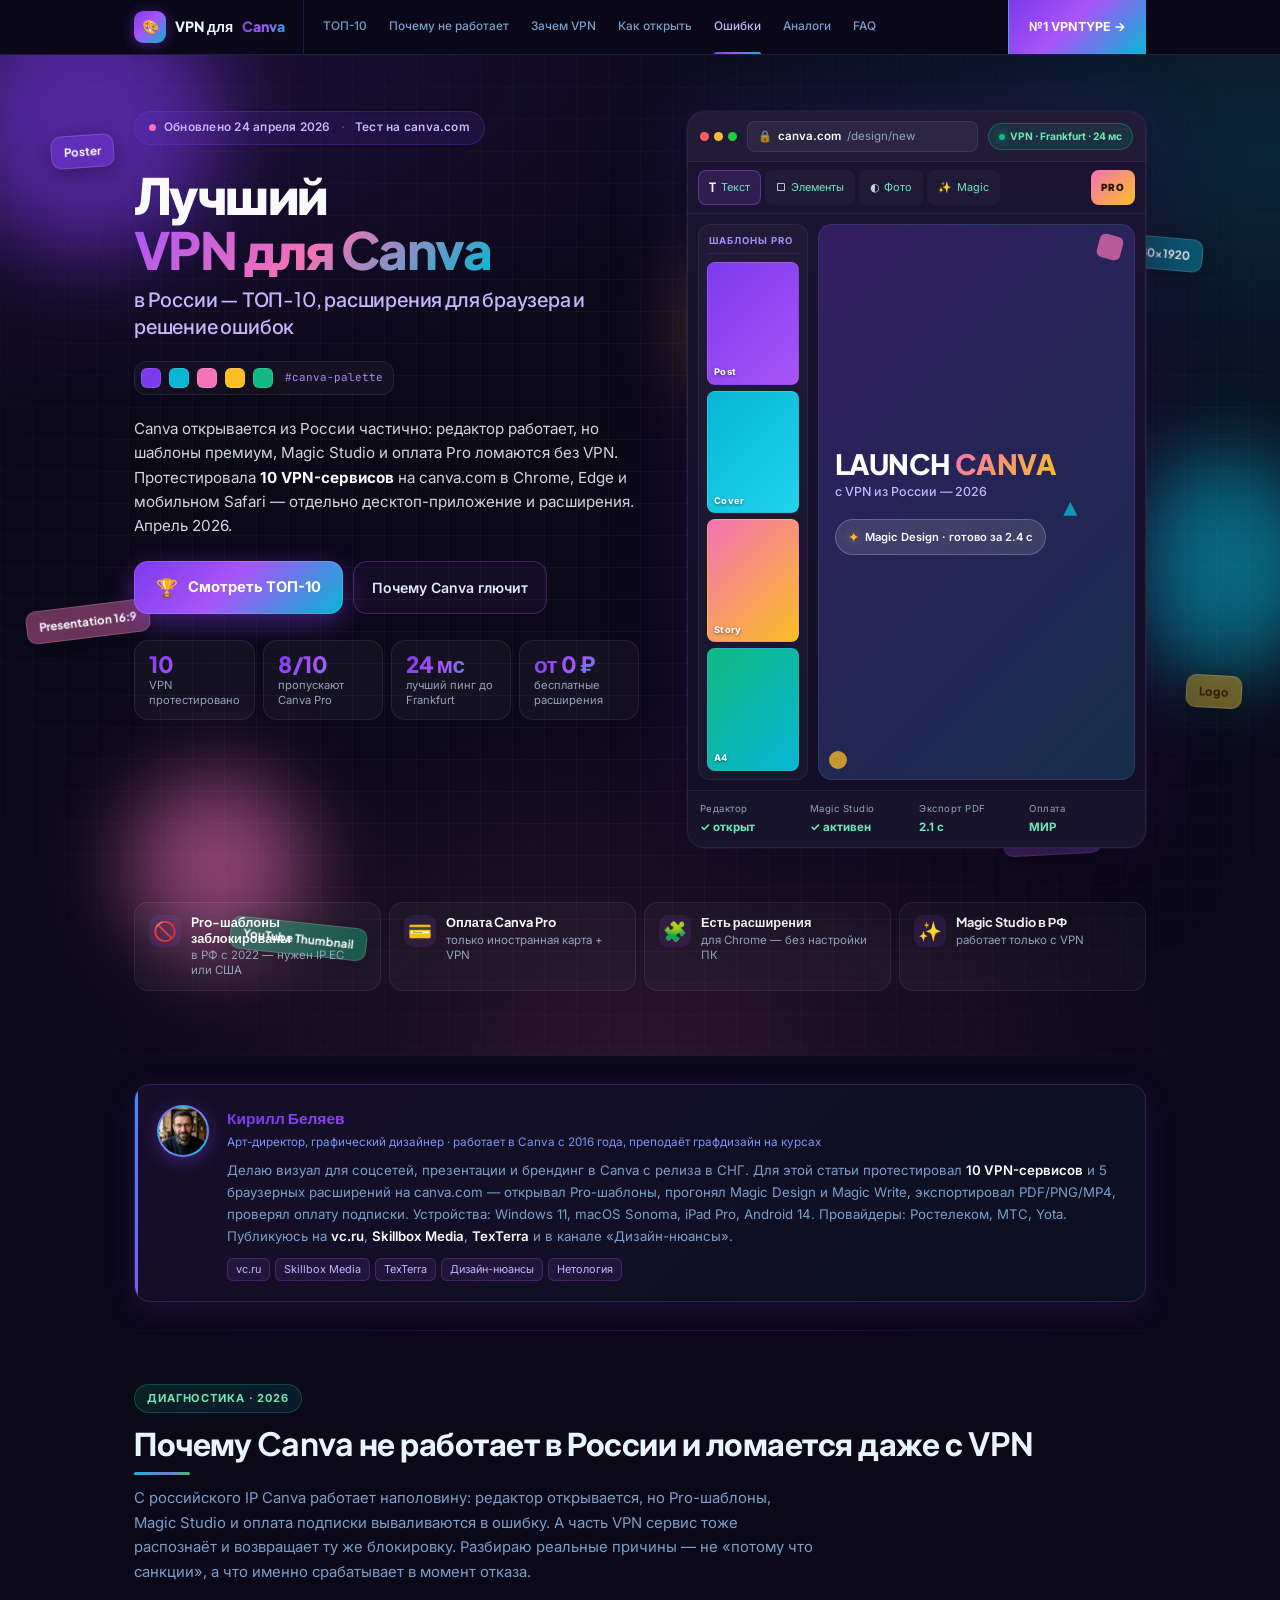
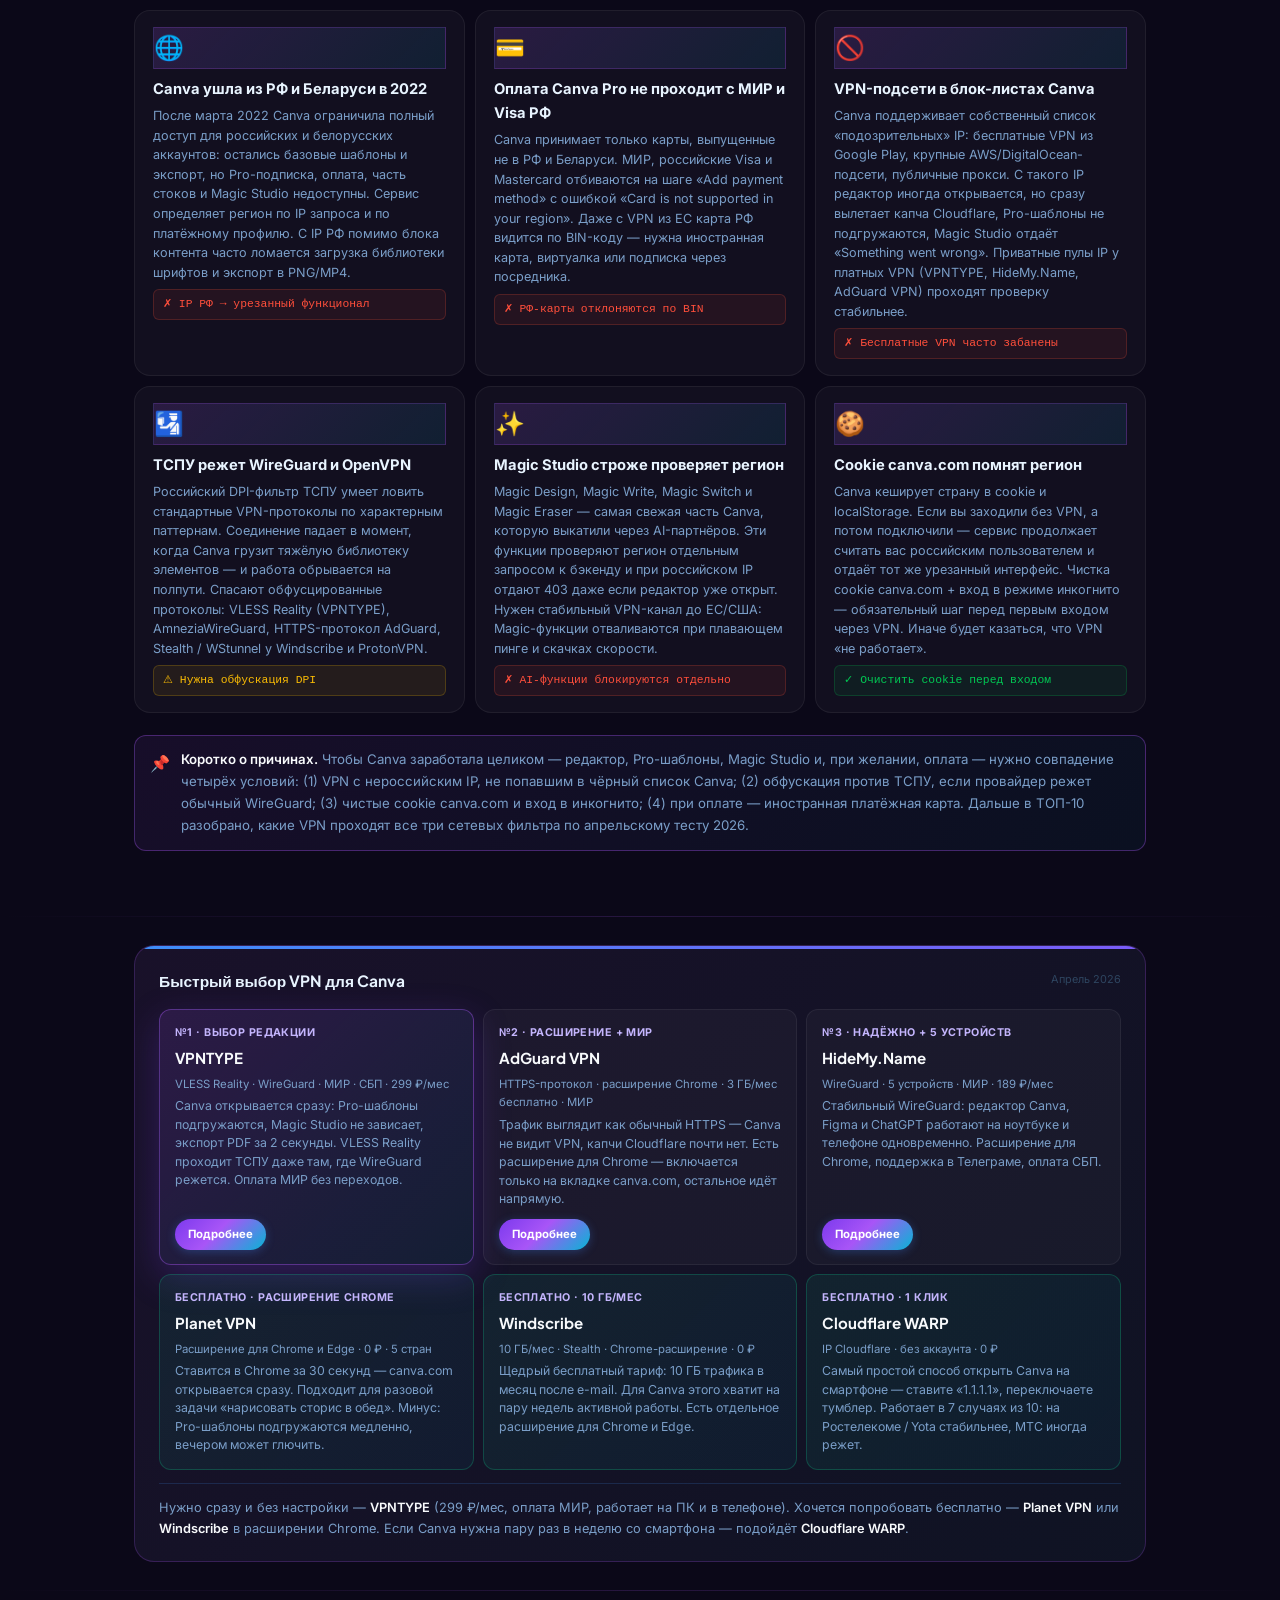
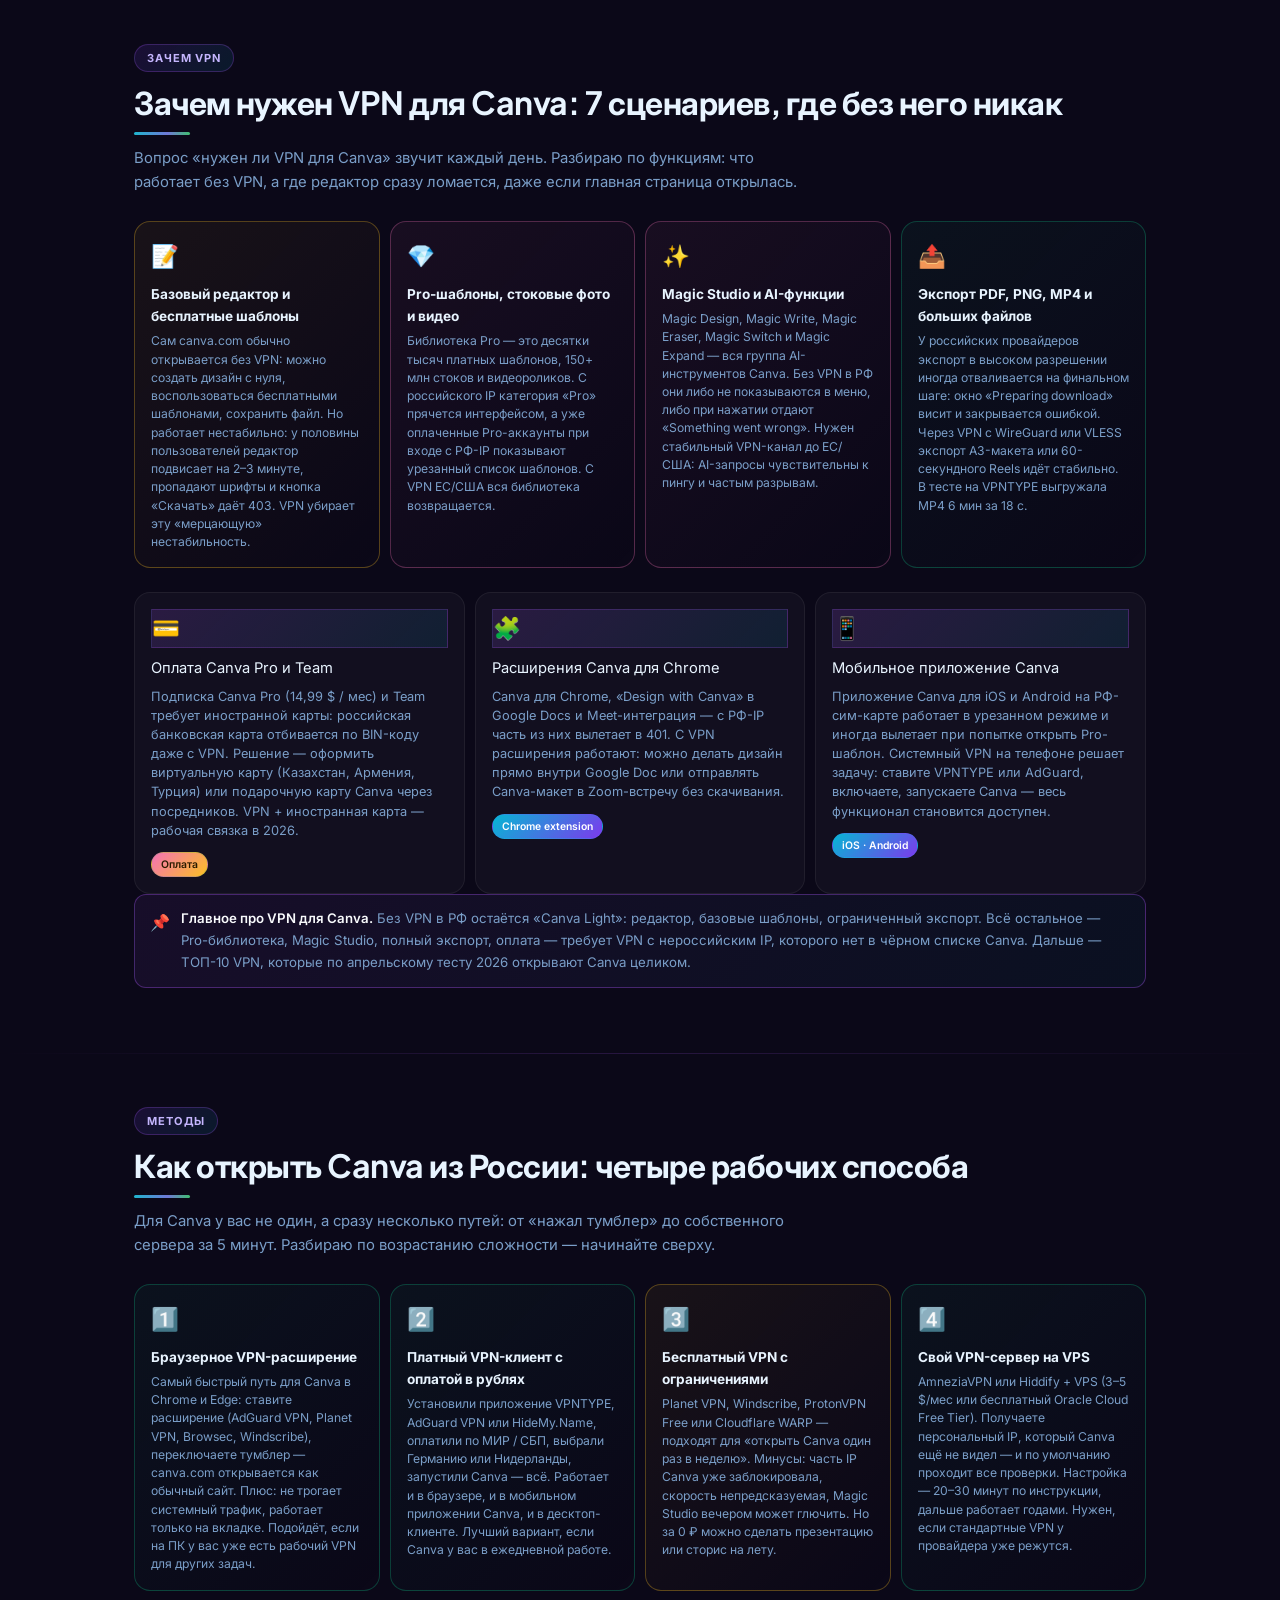
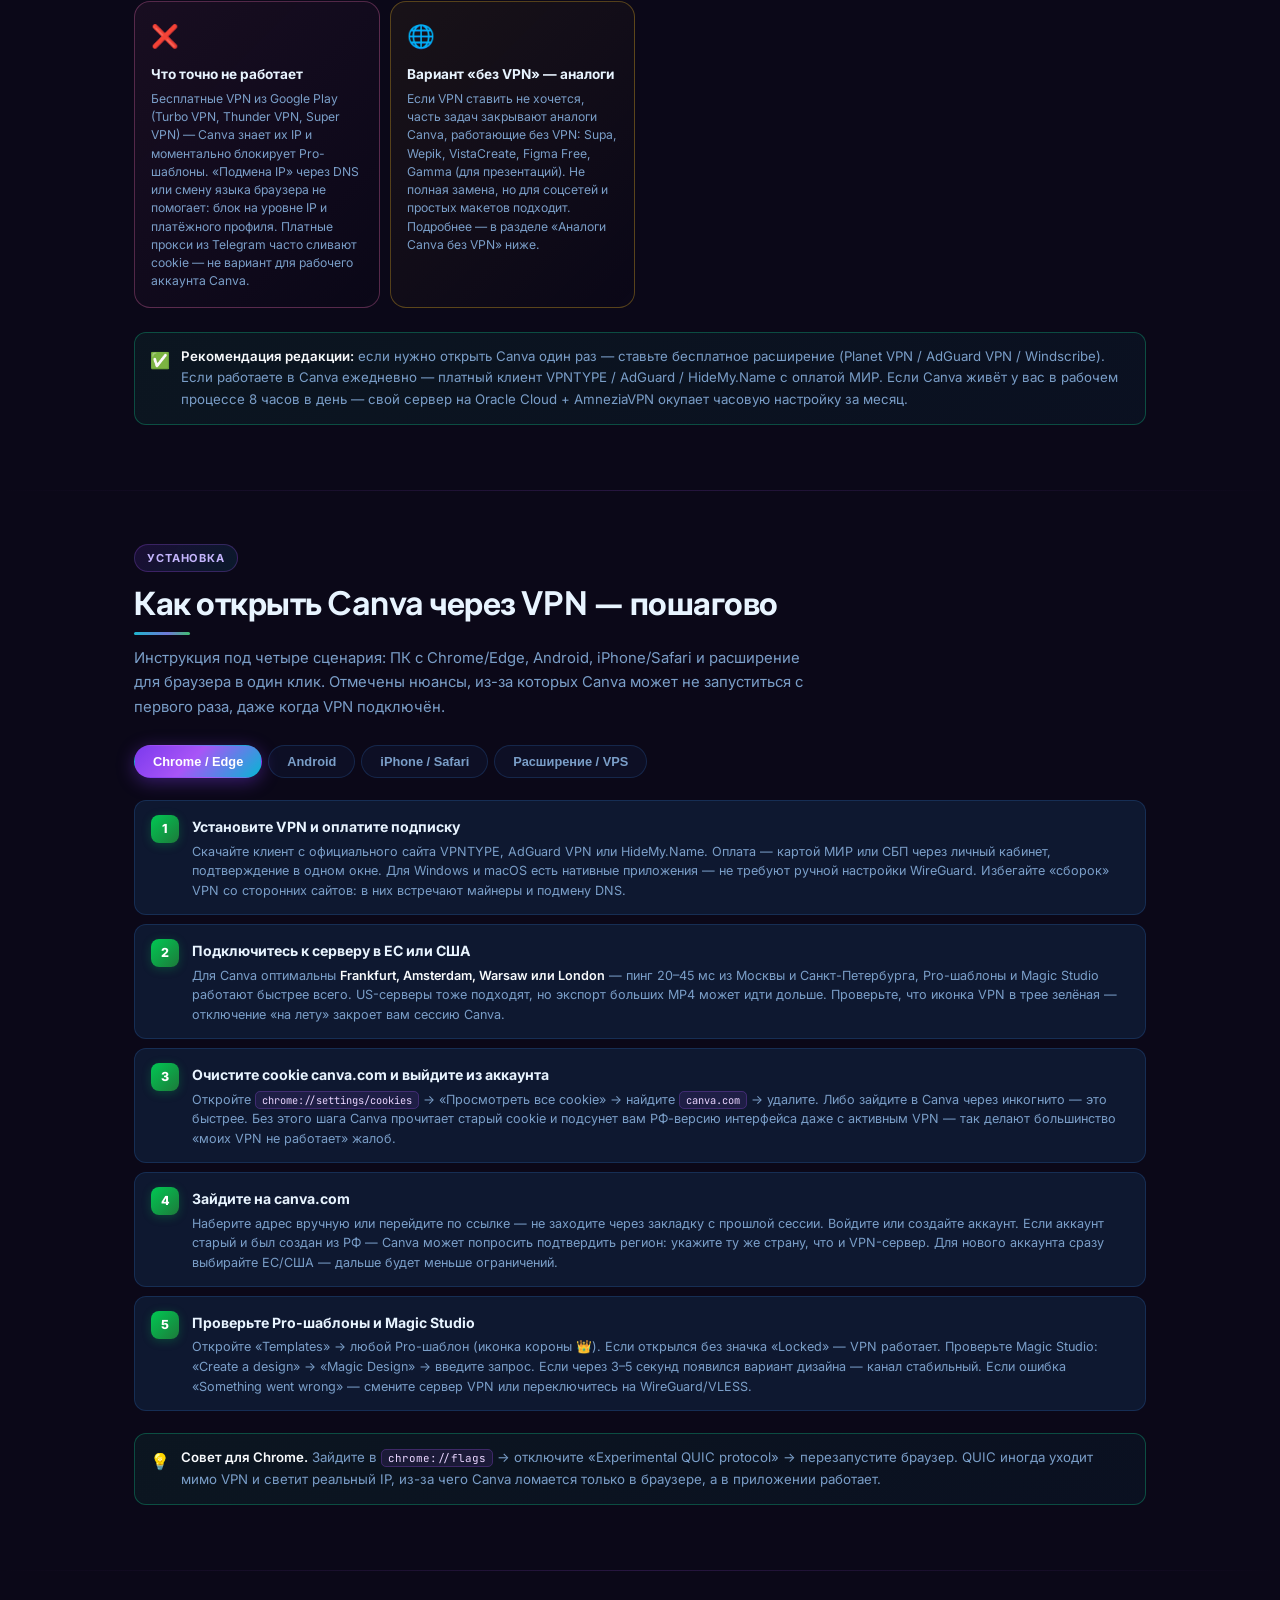
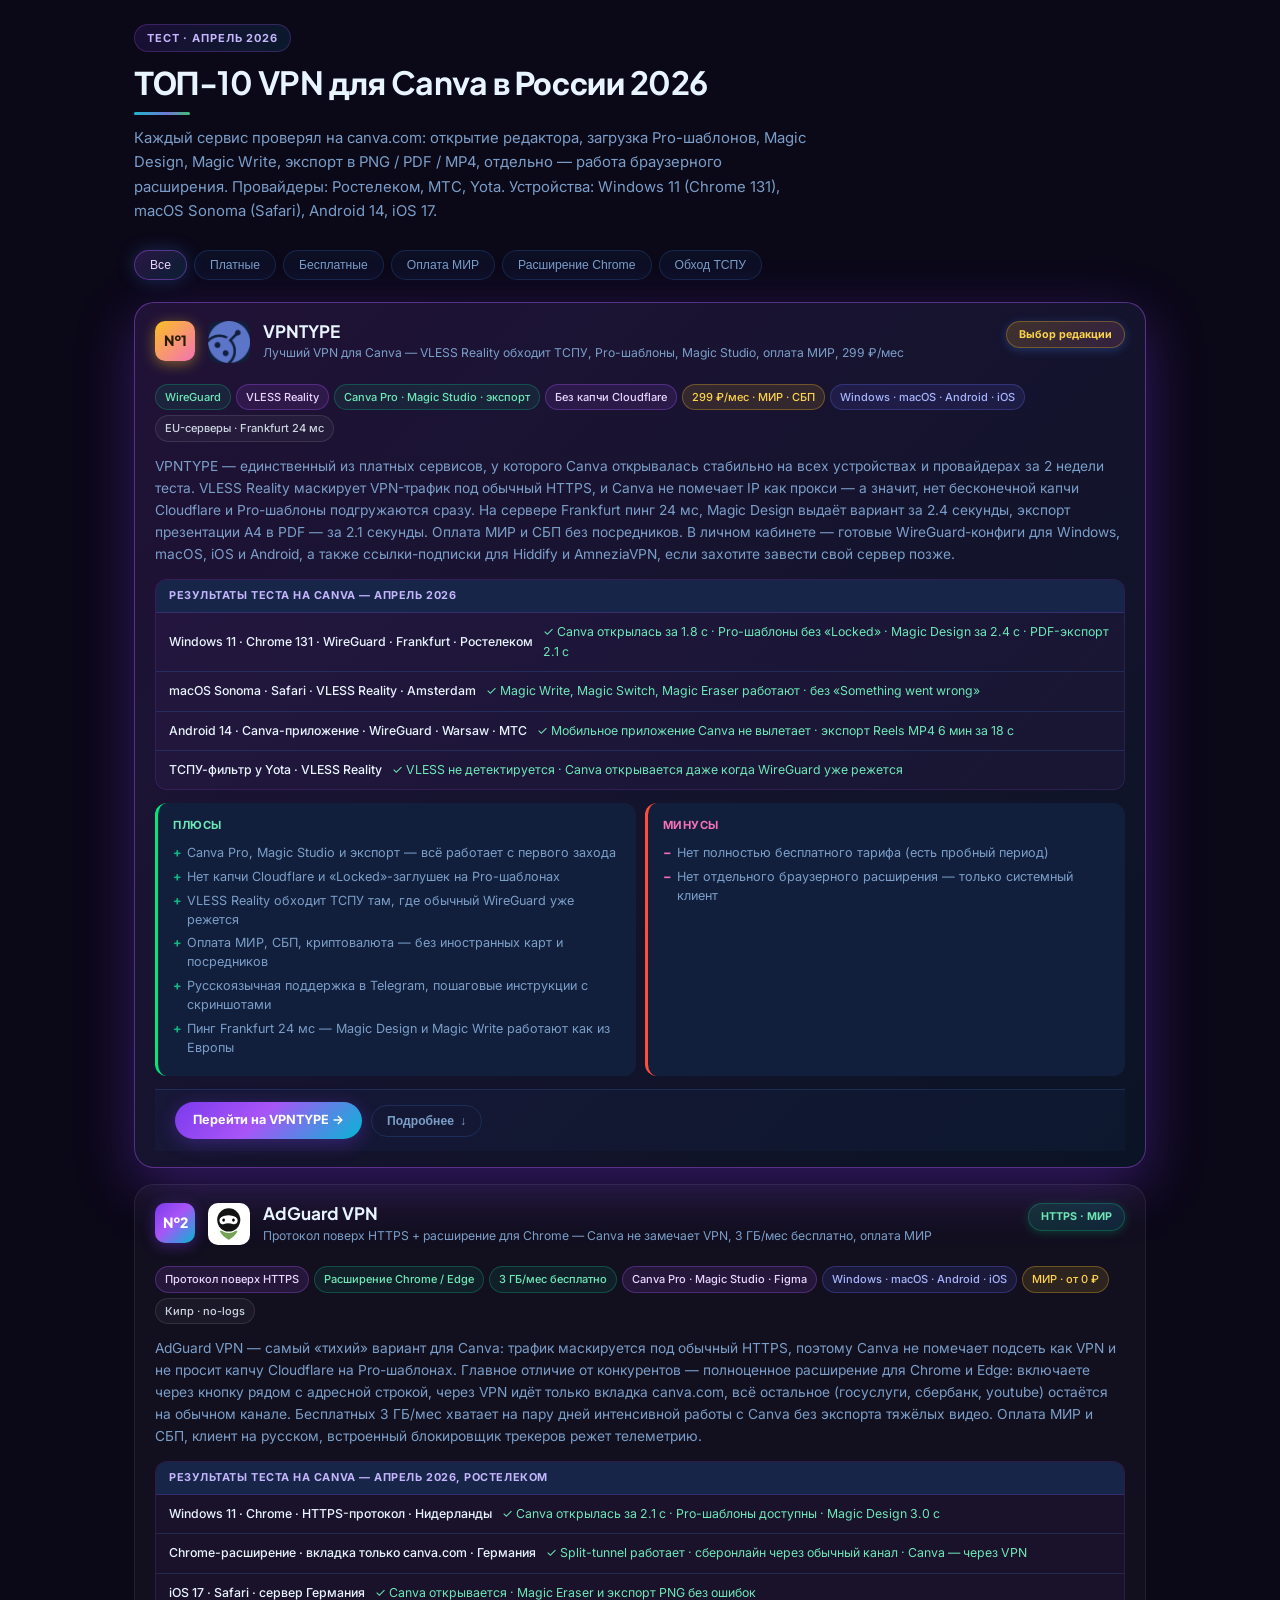
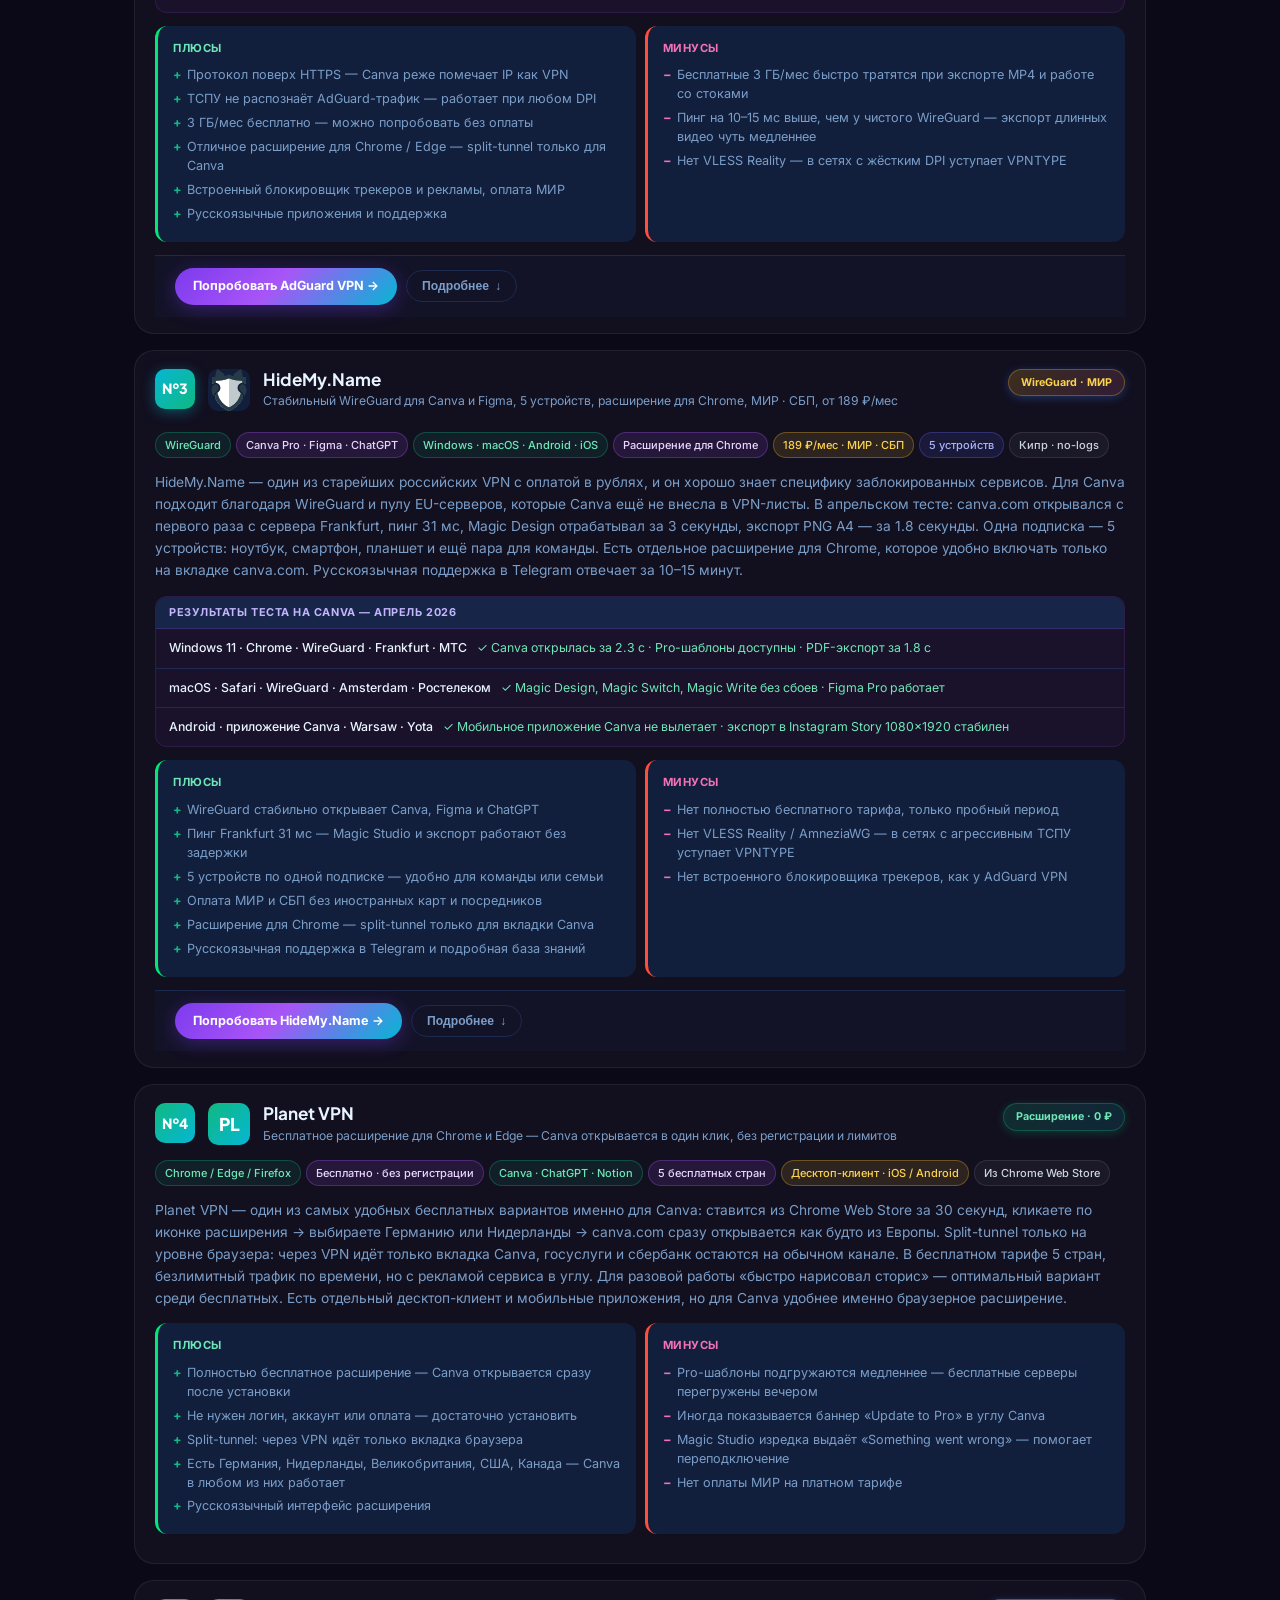
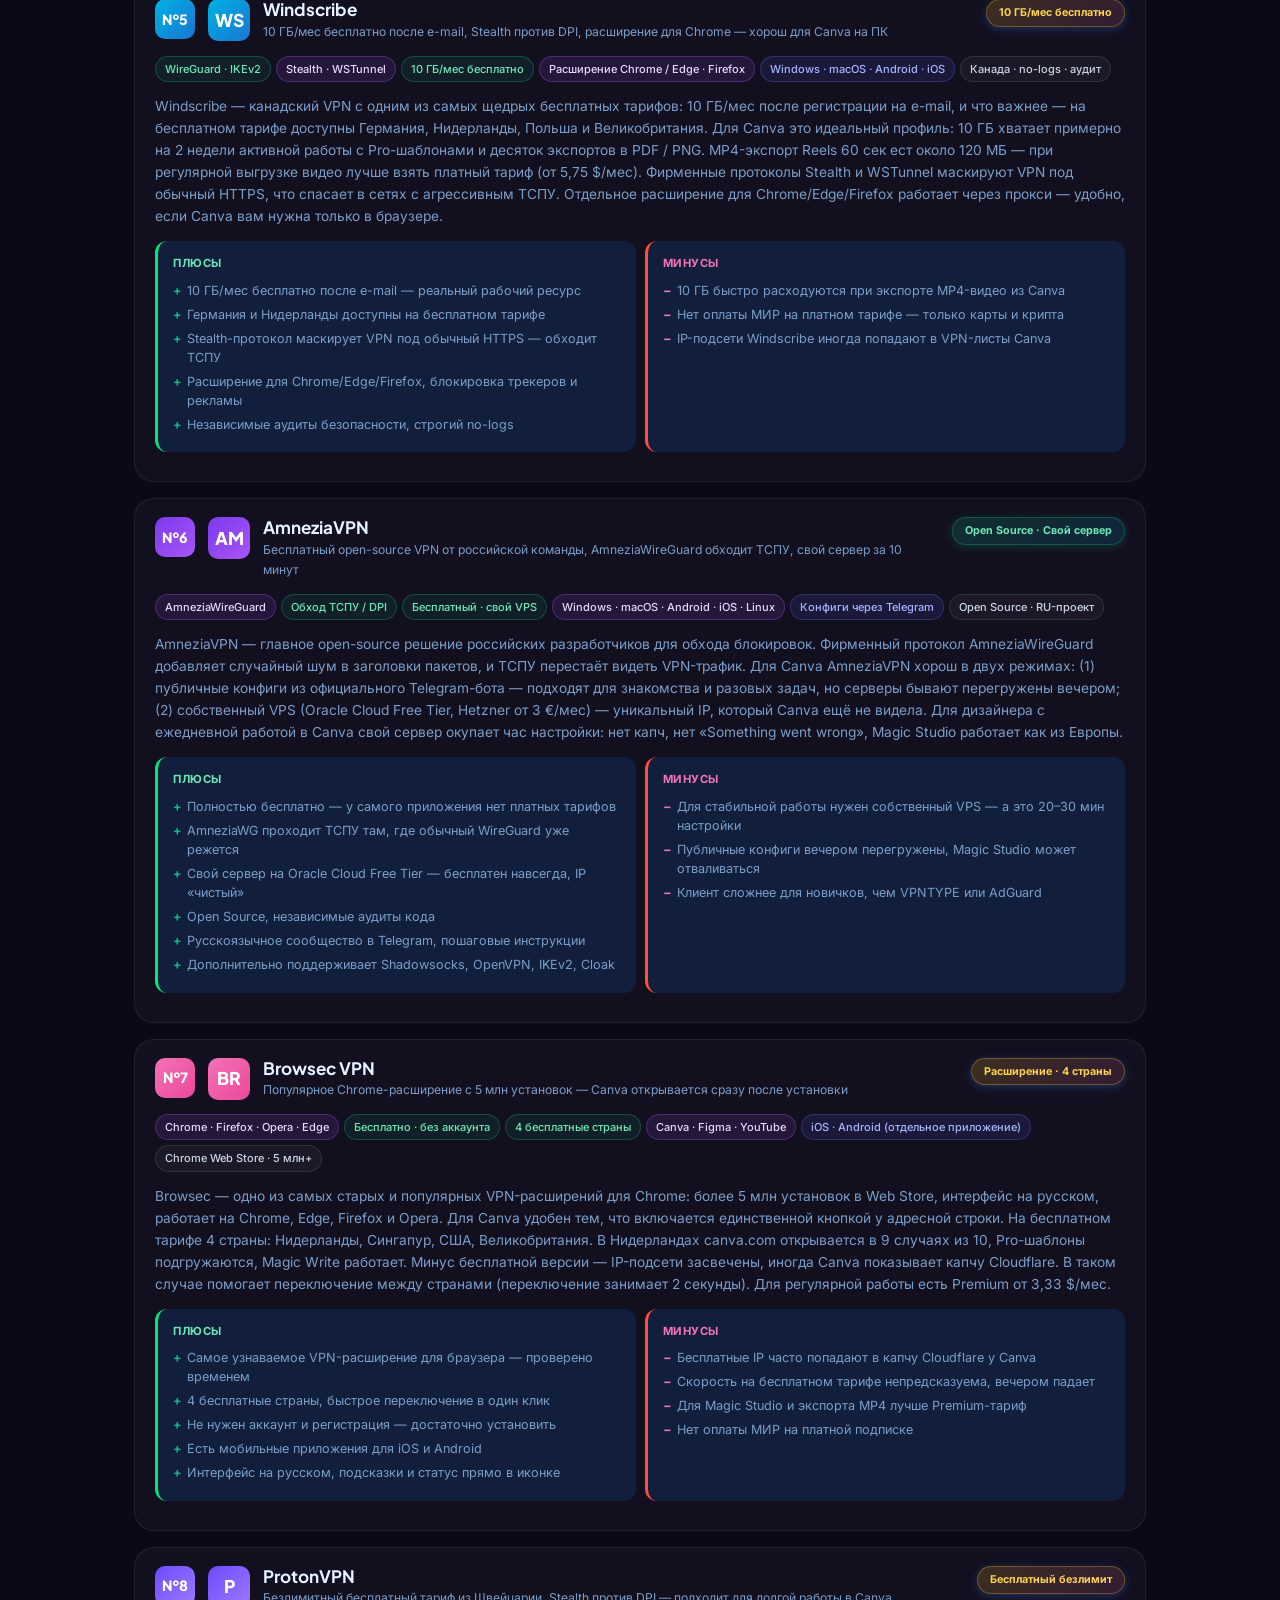
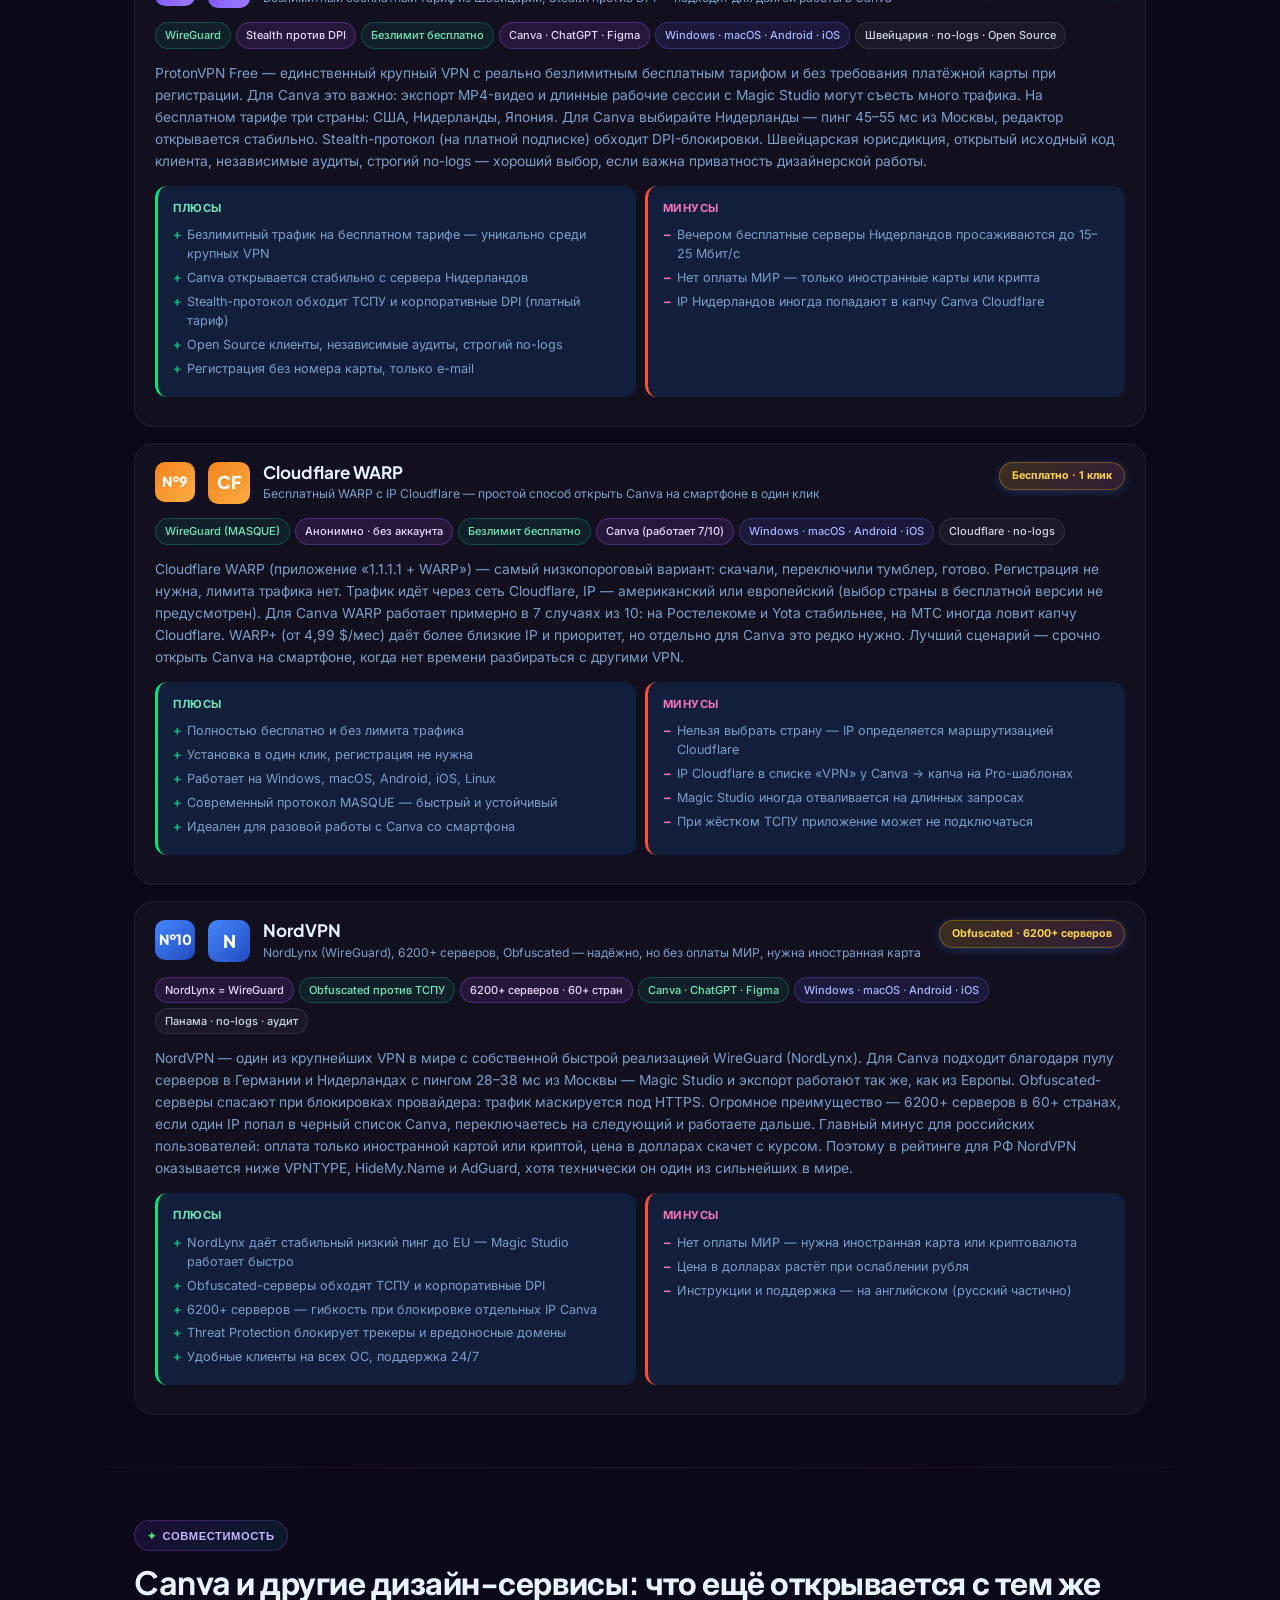
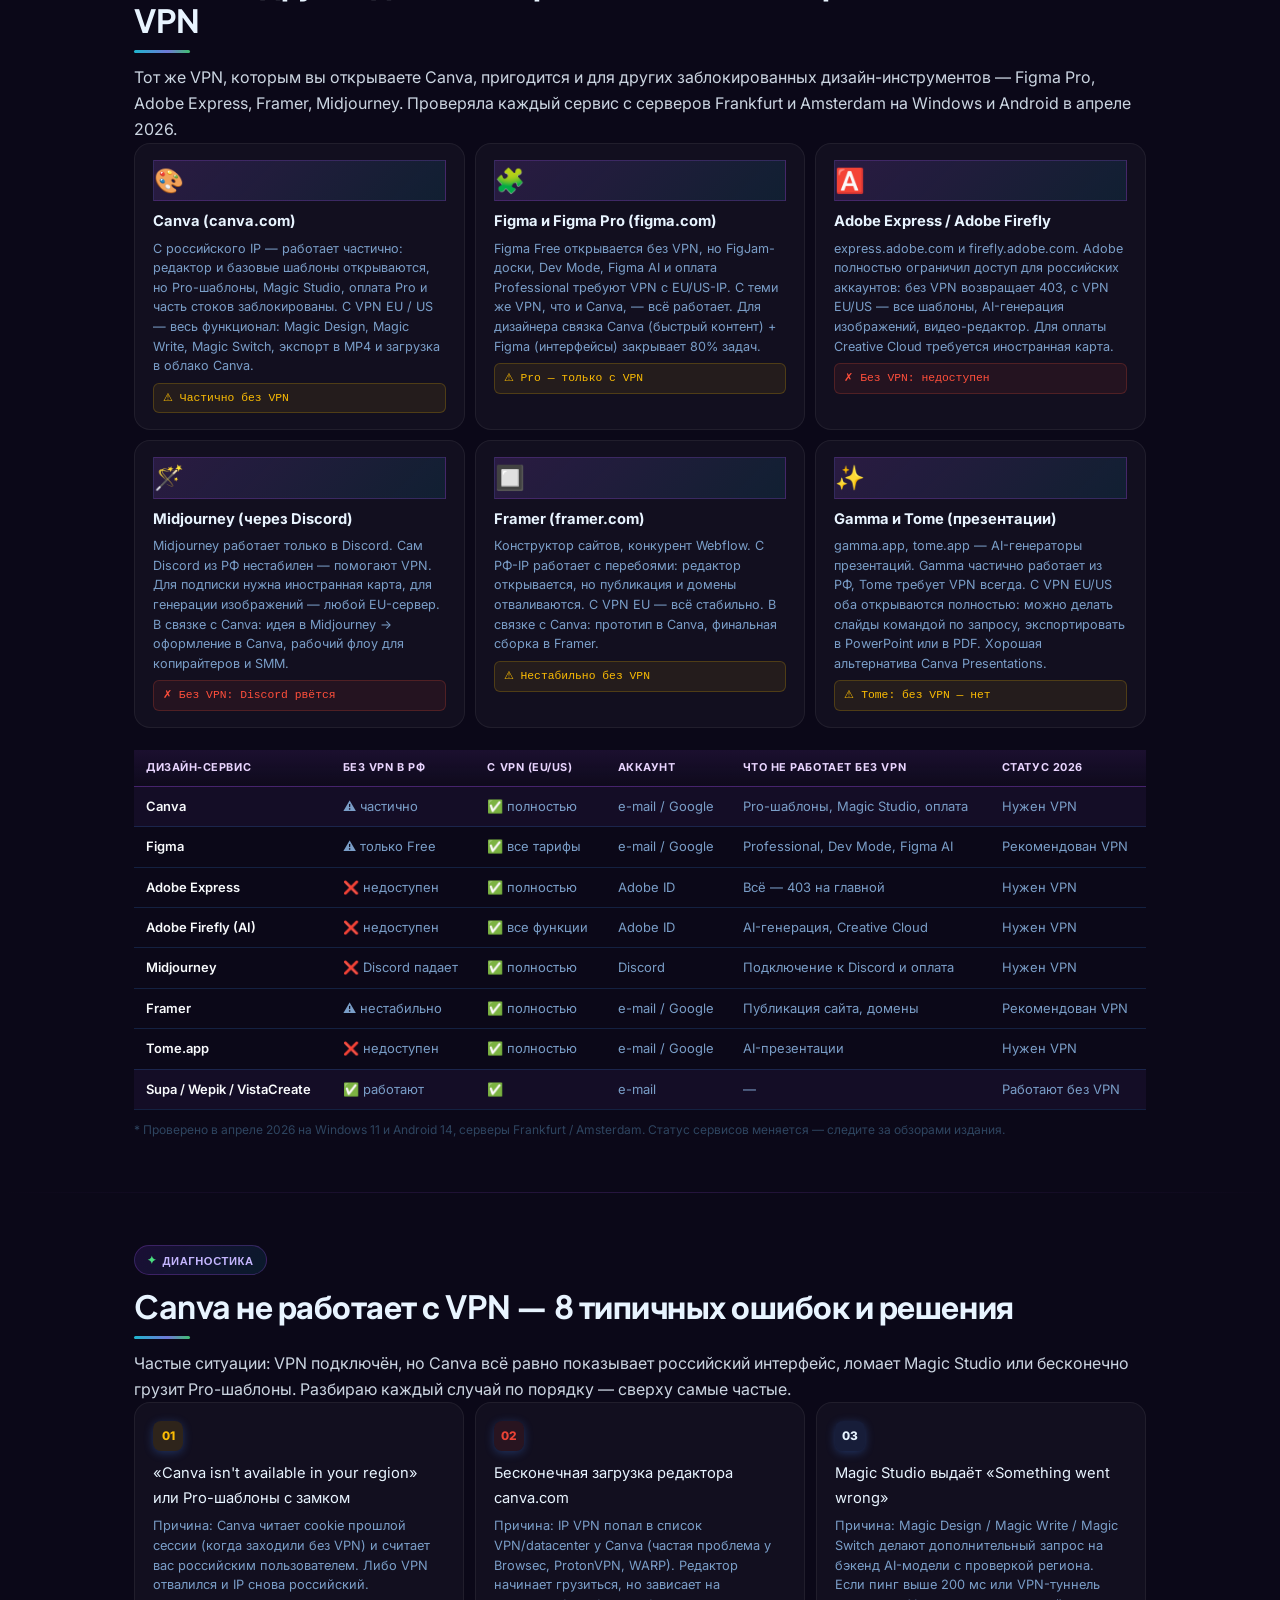
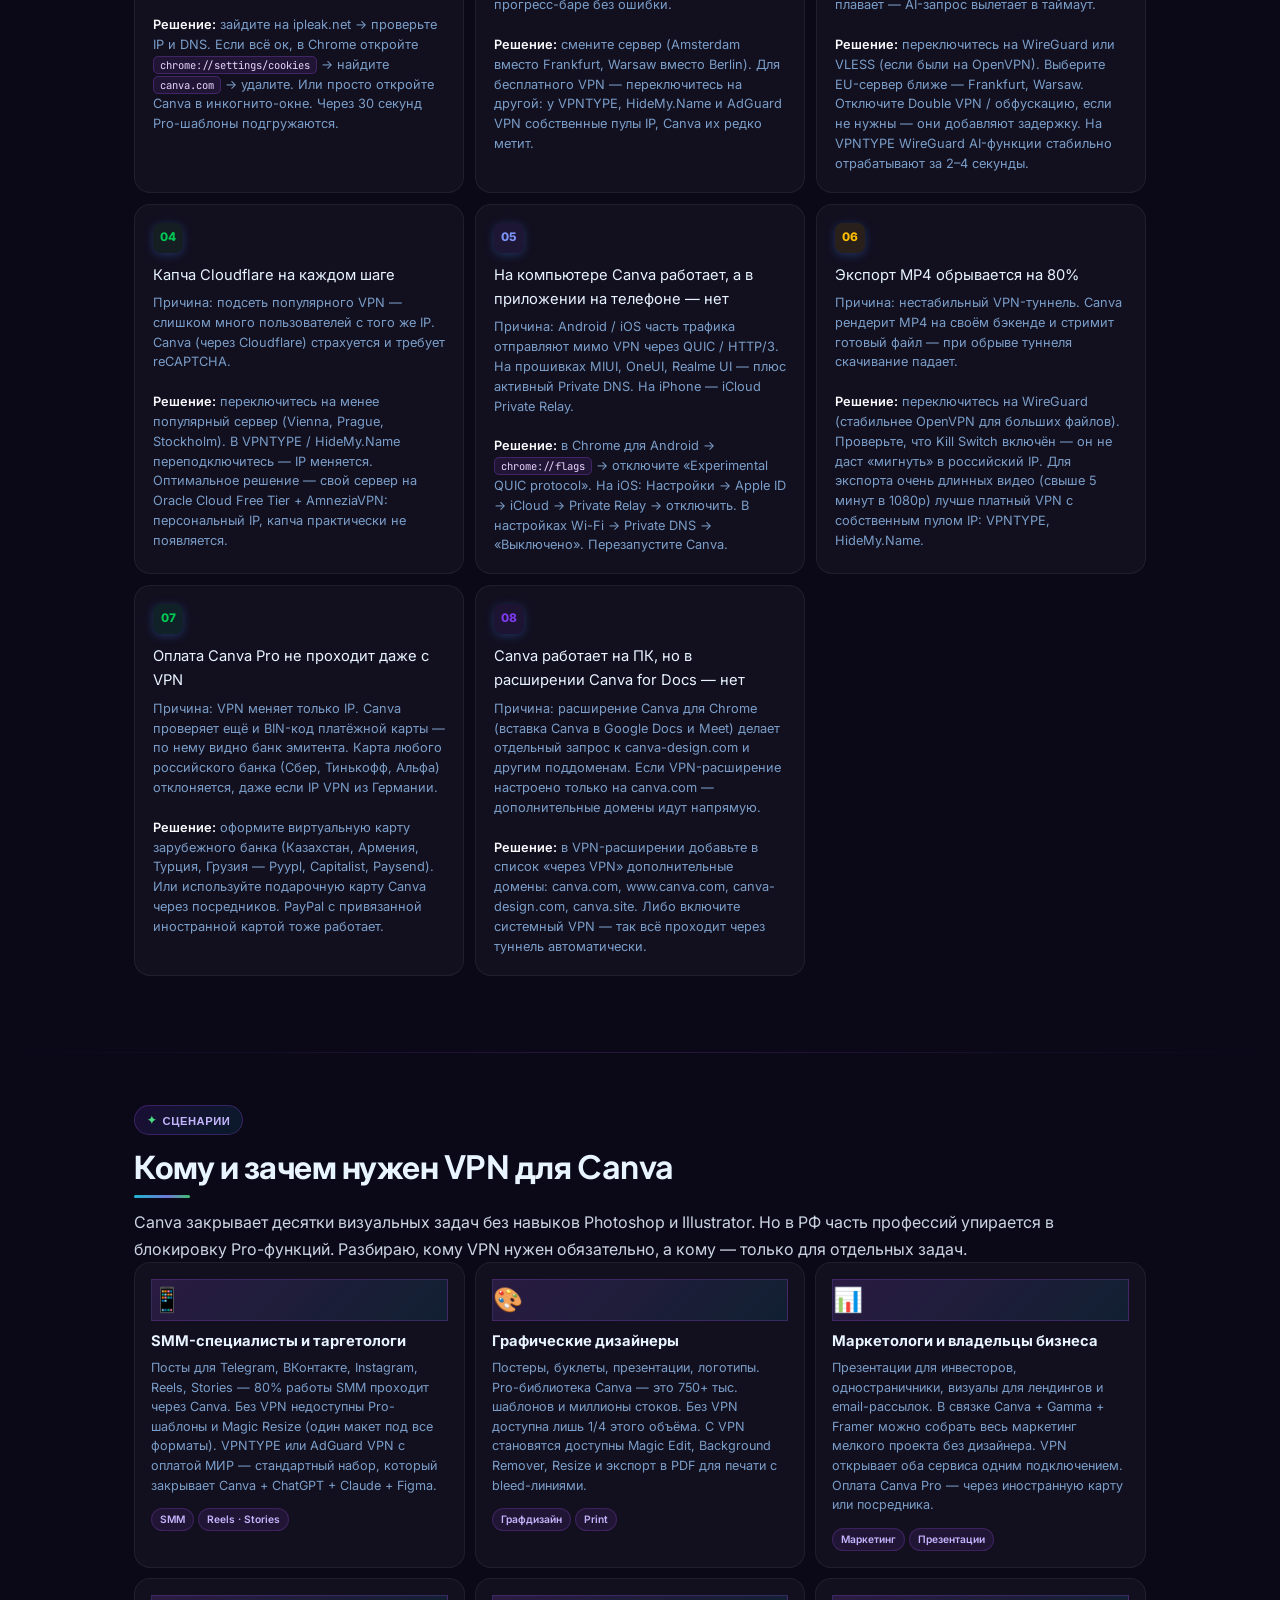
<file: index.html>
<!DOCTYPE html>
<html lang="ru">
<head>
<meta charset="UTF-8">
<meta name="viewport" content="width=device-width, initial-scale=1.0">
<title>Лучший VPN для Canva 2026 — ТОП-10: почему Canva не работает и какой VPN выбрать</title>
<meta name="description" content="Canva не открывается или ломается с VPN? Протестировала 10 VPN-сервисов на canva.com в апреле 2026: какие пропускают редактор, шаблоны и оплату Pro. Инструкции для Chrome, Edge, расширений, Android и iOS.">
<meta name="keywords" content="впн для канвы, канва без впн, канва какой впн, впн канва скачать, бесплатный впн для канвы, впн расширение для канвы, канва не работает с впн, браузерные впн для канвы, нужен ли впн для канвы, как открыть канву без впн">
<link rel="icon" type="image/svg+xml" href="favicon.svg">
<link rel="shortcut icon" href="favicon.svg">
<link rel="apple-touch-icon" href="favicon.svg">
<meta name="theme-color" content="#7C3AED">
<link rel="stylesheet" href="styles.css">
<link rel="preconnect" href="https://fonts.googleapis.com">
<link rel="preconnect" href="https://fonts.gstatic.com" crossorigin>
<link href="https://fonts.googleapis.com/css2?family=Plus+Jakarta+Sans:wght@400;500;600;700;800&family=Inter:wght@400;500;600;700&family=JetBrains+Mono:wght@400;600&display=swap" rel="stylesheet">
<meta property="og:title" content="Лучший VPN для Canva 2026 — ТОП-10 и решение ошибок">
<meta property="og:description" content="Тест 10 VPN на canva.com: какие открывают редактор в России, возвращают шаблоны Pro и не ломают экспорт. Апрель 2026.">
<meta property="og:type" content="article">
<meta property="og:locale" content="ru_RU">
  <!-- Yandex.Metrika counter -->
<script type="text/javascript">
    (function(m,e,t,r,i,k,a){
        m[i]=m[i]||function(){(m[i].a=m[i].a||[]).push(arguments)};
        m[i].l=1*new Date();
        for (var j = 0; j < document.scripts.length; j++) {if (document.scripts[j].src === r) { return; }}
        k=e.createElement(t),a=e.getElementsByTagName(t)[0],k.async=1,k.src=r,a.parentNode.insertBefore(k,a)
    })(window, document,'script','https://mc.yandex.ru/metrika/tag.js?id=108782005', 'ym');

    ym(108782005, 'init', {ssr:true, webvisor:true, clickmap:true, ecommerce:"dataLayer", referrer: document.referrer, url: location.href, accurateTrackBounce:true, trackLinks:true});
</script>
<noscript><div><img src="https://mc.yandex.ru/watch/108782005" style="position:absolute; left:-9999px;" alt="" /></div></noscript>
<!-- /Yandex.Metrika counter -->
<script type="application/ld+json">
{
  "@context": "https://schema.org",
  "@type": "Article",
  "headline": "Лучший VPN для Canva 2026 — ТОП-10, почему Canva не работает и как исправить",
  "description": "Практический тест VPN-сервисов на canva.com из России: какие возвращают редактор, шаблоны Pro и оплату, не ломают экспорт PDF и Magic Studio. Апрель 2026.",
  "datePublished": "2026-04-05",
  "dateModified": "2026-04-24",
  "author": {
    "@type": "Person",
    "name": "Кирилл Беляев",
    "jobTitle": "Арт-директор, графический дизайнер, преподаватель по Canva",
    "description": "Работаю в Canva с 2016 года: визуал для соцсетей, презентации, брендинг. Веду курс по Canva в онлайн-школе, публикуюсь на vc.ru, Skillbox Media и TexTerra про графический дизайн и no-code инструменты."
  },
  "publisher": { "@type": "Organization", "name": "VPN для Canva · Рейтинг 2026" },
  "inLanguage": "ru"
}
</script>
<script type="application/ld+json">
{
  "@context": "https://schema.org",
  "@type": "ItemList",
  "name": "ТОП-10 VPN для Canva в России 2026",
  "numberOfItems": 10,
  "itemListElement": [
    { "@type": "ListItem", "position": 1,  "name": "VPNTYPE",        "description": "Лучший VPN для Canva — VLESS Reality обходит блок, 24 мс до Frankfurt, оплата МИР, 299 ₽/мес, работает с редактором и Magic Studio" },
    { "@type": "ListItem", "position": 2,  "name": "AdGuard VPN",    "description": "Протокол поверх HTTPS — Canva не видит VPN, нет капчи, расширение для Chrome, оплата МИР, 3 ГБ/мес бесплатно" },
    { "@type": "ListItem", "position": 3,  "name": "HideMy.Name",    "description": "Стабильный WireGuard для Canva, 5 устройств, расширение для Chrome, МИР · СБП, от 189 ₽/мес" },
    { "@type": "ListItem", "position": 4,  "name": "Planet VPN",     "description": "Бесплатное расширение для Chrome и Edge — открывает canva.com в один клик, удобно для разовых задач" },
    { "@type": "ListItem", "position": 5,  "name": "Windscribe",     "description": "10 ГБ/мес бесплатно после e-mail, Stealth-протокол, расширение для Chrome, удобно для Canva на ПК" },
    { "@type": "ListItem", "position": 6,  "name": "AmneziaVPN",     "description": "Open-source VPN от российской команды, AmneziaWireGuard обходит ТСПУ, свой сервер за 10 минут" },
    { "@type": "ListItem", "position": 7,  "name": "Browsec VPN",    "description": "Популярное Chrome-расширение — Canva открывается сразу после установки, бесплатный тариф с 4 странами" },
    { "@type": "ListItem", "position": 8,  "name": "ProtonVPN",      "description": "Безлимитный бесплатный тариф из Швейцарии, Stealth против DPI, no-logs, подходит для долгой работы в Canva" },
    { "@type": "ListItem", "position": 9,  "name": "Cloudflare WARP", "description": "Бесплатный WARP в один клик, хорош для Canva на смартфоне, но IP Cloudflare не всегда пропускается" },
    { "@type": "ListItem", "position": 10, "name": "NordVPN",        "description": "6200+ серверов, NordLynx, obfuscated-режим — надёжно для Canva, но нет оплаты МИР, нужна иностранная карта" }
  ]
}
</script>
<script type="application/ld+json">
{
  "@context": "https://schema.org",
  "@type": "FAQPage",
  "mainEntity": [
    {
      "@type": "Question",
      "name": "Работает ли Canva в России без VPN?",
      "acceptedAnswer": { "@type": "Answer", "text": "Частично. Сам редактор canva.com обычно открывается с российского IP, но работает нестабильно: периодически появляется бесконечная загрузка, отваливается экспорт PDF и PNG, не грузятся шаблоны премиум и не открываются функции Magic Studio (Magic Design, Magic Write, Magic Switch). Оплата Canva Pro с российской картой с 2022 года не проходит. С VPN в ЕС или США Canva становится полностью рабочей: доступны все шаблоны, стоки, экспорт и AI-функции." }
    },
    {
      "@type": "Question",
      "name": "Нужен ли VPN для Canva в 2026 году?",
      "acceptedAnswer": { "@type": "Answer", "text": "Если вы просто открываете старый дизайн или работаете с базовыми шаблонами — можно без VPN. Если нужны премиум-шаблоны, стоковые фото, Magic Studio, нормальный экспорт в высоком качестве и стабильная работа редактора — VPN нужен. С VPN из США/ЕС исчезает бесконечная загрузка, редактор не вылетает в процессе работы, и команды Magic Resize / Magic Write отрабатывают без ошибки «Something went wrong»." }
    },
    {
      "@type": "Question",
      "name": "Почему Canva не работает даже с VPN?",
      "acceptedAnswer": { "@type": "Answer", "text": "Четыре самые частые причины: 1) IP выбранного VPN в чёрном списке Canva — бывает у бесплатных VPN из Google Play и больших дата-центров. 2) Сохранились cookie canva.com со старой сессии — нужно очистить их и зайти заново в инкогнито. 3) В браузере включён QUIC / HTTP/3, часть трафика идёт мимо VPN — отключить в chrome://flags. 4) Сервер VPN в стране, которую Canva тоже ограничивает (Иран, часть Азии) — выберите Германию, Нидерланды, Польшу, США или Великобританию." }
    },
    {
      "@type": "Question",
      "name": "Какой VPN лучший для Canva в России 2026?",
      "acceptedAnswer": { "@type": "Answer", "text": "По апрельскому тесту 2026 лучший — VPNTYPE: редактор Canva открывается с первой секунды, Magic Studio без сбоев, экспорт PDF за 2 секунды, пинг Frankfurt 24 мс, VLESS Reality обходит ТСПУ. Оплата МИР и СБП. Альтернативы с оплатой в рублях — AdGuard VPN (HTTPS-протокол, 3 ГБ/мес бесплатно, расширение для Chrome) и HideMy.Name (WireGuard, 5 устройств, 189 ₽/мес). Для разовой работы подходят бесплатные Planet VPN (расширение Chrome) и Windscribe (10 ГБ/мес)." }
    },
    {
      "@type": "Question",
      "name": "Есть ли бесплатный VPN для Canva?",
      "acceptedAnswer": { "@type": "Answer", "text": "Да. В апреле 2026 стабильно работали с Canva пять бесплатных вариантов: Planet VPN (расширение Chrome, 0 ₽, открывает canva.com в один клик), AdGuard VPN (3 ГБ/мес после регистрации), Windscribe (10 ГБ/мес после e-mail, есть Chrome-расширение), ProtonVPN Free (безлимитный трафик, но медленнее вечером), Cloudflare WARP (без аккаунта, работает в 7/10 случаев). Бесплатные VPN из Google Play (Turbo VPN, Super VPN, Thunder VPN) Canva чаще всего блокирует — их IP уже в чёрных списках." }
    },
    {
      "@type": "Question",
      "name": "Какое VPN-расширение поставить для Canva в Chrome?",
      "acceptedAnswer": { "@type": "Answer", "text": "Для работы с Canva в браузере удобнее всего VPN-расширения: они не трогают системный трафик, в пару кликов меняется регион, и трафик идёт через прокси только для вкладки Canva. Проверенные расширения апреля 2026: AdGuard VPN для Chrome (3 ГБ/мес бесплатно, есть платный тариф с МИР), HideMy.Name для Chrome, Planet VPN (бесплатно и без лимита), Browsec (бесплатный тариф с 4 странами), Windscribe (10 ГБ/мес). Лучше не использовать расширения из топа Chrome Store без отзывов — они часто продают трафик и сливают cookie." }
    },
    {
      "@type": "Question",
      "name": "Почему Canva перестала работать с VPN?",
      "acceptedAnswer": { "@type": "Answer", "text": "Две основные причины: (1) Canva начала активнее блокировать популярные VPN-подсети — бесплатные VPN из Google Play, AWS-датацентры, крупные ранее рабочие сервисы. Помогает смена сервера (Amsterdam вместо Frankfurt) или переход на VPN с собственным пулом IP (VPNTYPE, HideMy.Name, AdGuard VPN). (2) Конфликт в браузере: сохранился cookie от старой сессии Canva, и сервис видит старый российский fingerprint. Чистка cookie canva.com и вход в инкогнито обычно решает проблему за минуту." }
    },
    {
      "@type": "Question",
      "name": "Можно ли пользоваться Canva без VPN и какие есть аналоги?",
      "acceptedAnswer": { "@type": "Answer", "text": "Сам редактор Canva чаще всего открывается и без VPN, но с ограничениями: платные шаблоны недоступны, Magic Studio может выдавать ошибку, экспорт иногда висит. Если VPN ставить не хочется, есть рабочие аналоги: Supa (бывший Supa.ru), Wepik, VistaCreate (ex-Crello), Figma (Free-тариф без VPN), Desygner. Для презентаций — Google Slides и Gamma. Ни один из них полностью не заменяет Canva по библиотеке шаблонов и стоков, но для быстрых задач подходят без VPN." }
    }
  ]
}
</script>
</head>

<body>
<div id="read-progress"></div>

<!-- NAVIGATION -->
<nav class="site-nav" role="navigation" aria-label="Основная навигация">
  <div class="container">
    <div class="nav-inner">
      <a href="#" class="nav-logo">
        <div class="logo-icon">🎨</div>
        VPN для <span class="logo-word">Canva</span>
      </a>
      <ul class="nav-tabs">
        <li><a href="#top10">ТОП-10</a></li>
        <li><a href="#why-blocked">Почему не работает</a></li>
        <li><a href="#why-vpn">Зачем VPN</a></li>
        <li><a href="#setup">Как открыть</a></li>
        <li><a href="#problems">Ошибки</a></li>
        <li><a href="#alternatives">Аналоги</a></li>
        <li><a href="#faq">FAQ</a></li>
      </ul>
      <a href="#vpntype-card" class="nav-cta">№1 VPNTYPE →</a>
      <button class="burger" id="burger-btn" aria-label="Меню" aria-expanded="false">
        <span></span><span></span><span></span>
      </button>
    </div>
  </div>
</nav>

<div class="mobile-menu" id="mobile-menu">
  <a href="#top10">ТОП-10 VPN для Canva</a>
  <a href="#why-blocked">Почему Canva не работает</a>
  <a href="#why-vpn">Зачем нужен VPN</a>
  <a href="#setup">Как открыть Canva</a>
  <a href="#problems">Ошибки с VPN и решения</a>
  <a href="#usecases">Кому нужен Canva</a>
  <a href="#alternatives">Аналоги без VPN</a>
  <a href="#faq">Частые вопросы</a>
  <a href="#vpntype-card" class="mm-cta">Попробовать VPNTYPE №1 →</a>
</div>
<!-- HERO — Canva edition (полный редизайн) -->
<section class="cv-hero" aria-label="Лучший VPN для Canva">

  <!-- Canvas-стиль фон: мягкие цветовые пятна палитры -->
  <div class="cv-hero-canvas" aria-hidden="true">
    <span class="cv-blob cv-blob-1"></span>
    <span class="cv-blob cv-blob-2"></span>
    <span class="cv-blob cv-blob-3"></span>
    <span class="cv-blob cv-blob-4"></span>
    <div class="cv-hero-grid"></div>
  </div>

  <!-- Плавающие стикеры-шаблоны -->
  <div class="cv-stickers" aria-hidden="true">
    <span class="cv-sticker cv-sticker-poster">Poster</span>
    <span class="cv-sticker cv-sticker-story">Story 1080×1920</span>
    <span class="cv-sticker cv-sticker-pres">Presentation 16:9</span>
    <span class="cv-sticker cv-sticker-logo">Logo</span>
    <span class="cv-sticker cv-sticker-yt">YouTube Thumbnail</span>
    <span class="cv-sticker cv-sticker-a4">A4 · 210×297</span>
  </div>

  <div class="container">
    <div class="cv-hero-inner">

      <!-- Левая колонка: заголовок и контент -->
      <div class="cv-hero-text">

        <div class="cv-eyebrow">
          <span class="cv-eyebrow-pulse"></span>
          <span>Обновлено 24 апреля 2026</span>
          <span class="cv-eyebrow-sep">·</span>
          <span>Тест на canva.com</span>
        </div>

        <h1 class="cv-h1">
          Лучший <span class="cv-h1-grad">VPN для Canva</span>
          <span class="cv-h1-sub">в России — ТОП-10, расширения для браузера и решение ошибок</span>
        </h1>

        <!-- Палитра-плашка под заголовком -->
        <div class="cv-palette" aria-hidden="true">
          <span class="cv-paint" style="--clr:#7C3AED"></span>
          <span class="cv-paint" style="--clr:#06B6D4"></span>
          <span class="cv-paint" style="--clr:#F472B6"></span>
          <span class="cv-paint" style="--clr:#FBBF24"></span>
          <span class="cv-paint" style="--clr:#10B981"></span>
          <span class="cv-palette-tag">#canva-palette</span>
        </div>

        <p class="cv-lead">
          Canva открывается из России частично: редактор работает, но шаблоны премиум, Magic Studio и оплата Pro ломаются без VPN. Протестировала <strong>10 VPN-сервисов</strong> на canva.com в Chrome, Edge и мобильном Safari — отдельно десктоп-приложение и расширения. Апрель 2026.
        </p>

        <div class="cv-hero-actions">
          <a href="#top10" class="cv-cta-primary">
            <span class="cv-cta-ico">🏆</span>
            <span class="cv-cta-text">Смотреть ТОП-10</span>
          </a>
          <a href="#why-blocked" class="cv-cta-ghost">Почему Canva глючит</a>
        </div>

        <!-- Быстрые факты в виде тагов -->
        <div class="cv-facts">
          <div class="cv-fact">
            <span class="cv-fact-v">10</span>
            <span class="cv-fact-k">VPN протестировано</span>
          </div>
          <div class="cv-fact">
            <span class="cv-fact-v">8/10</span>
            <span class="cv-fact-k">пропускают Canva Pro</span>
          </div>
          <div class="cv-fact">
            <span class="cv-fact-v">24 мс</span>
            <span class="cv-fact-k">лучший пинг до Frankfurt</span>
          </div>
          <div class="cv-fact">
            <span class="cv-fact-v">от 0 ₽</span>
            <span class="cv-fact-k">бесплатные расширения</span>
          </div>
        </div>

      </div>

      <!-- Правая колонка: макет редактора Canva -->
      <div class="cv-editor" role="presentation">

        <!-- Верхняя панель «браузер + Canva» -->
        <div class="cv-editor-top">
          <div class="cv-editor-dots">
            <span class="cv-dot cv-dot-r"></span>
            <span class="cv-dot cv-dot-y"></span>
            <span class="cv-dot cv-dot-g"></span>
          </div>
          <div class="cv-editor-url">
            <span class="cv-lock">🔒</span>
            <span class="cv-domain">canva.com</span><span class="cv-path">/design/new</span>
          </div>
          <div class="cv-editor-vpn">
            <span class="cv-vpn-dot"></span>
            VPN · Frankfurt · 24 мс
          </div>
        </div>

        <!-- Тулбар Canva-стиля -->
        <div class="cv-editor-toolbar">
          <span class="cv-tool cv-tool-active"><b>T</b><em>Текст</em></span>
          <span class="cv-tool">▢<em>Элементы</em></span>
          <span class="cv-tool">◐<em>Фото</em></span>
          <span class="cv-tool">✨<em>Magic</em></span>
          <span class="cv-tool cv-tool-pro">PRO</span>
        </div>

        <!-- Рабочая область: холст + сайдбар -->
        <div class="cv-editor-body">

          <!-- Сайдбар с шаблонами -->
          <div class="cv-editor-side">
            <div class="cv-side-title">Шаблоны Pro</div>
            <div class="cv-tpl cv-tpl-1"><span class="cv-tpl-label">Post</span></div>
            <div class="cv-tpl cv-tpl-2"><span class="cv-tpl-label">Cover</span></div>
            <div class="cv-tpl cv-tpl-3"><span class="cv-tpl-label">Story</span></div>
            <div class="cv-tpl cv-tpl-4"><span class="cv-tpl-label">A4</span></div>
          </div>

          <!-- Холст -->
          <div class="cv-canvas">
            <div class="cv-canvas-bg"></div>
            <div class="cv-canvas-title">LAUNCH <span>CANVA</span></div>
            <div class="cv-canvas-sub">с VPN из России — 2026</div>
            <div class="cv-canvas-shape cv-shape-1"></div>
            <div class="cv-canvas-shape cv-shape-2"></div>
            <div class="cv-canvas-shape cv-shape-3"></div>
            <div class="cv-canvas-magic">
              <span class="cv-magic-sparkle">✦</span>
              Magic Design · готово за 2.4 с
            </div>
          </div>

        </div>

        <!-- Нижняя строка статуса -->
        <div class="cv-editor-bottom">
          <div class="cv-stat-item"><span class="cv-stat-k">Редактор</span><span class="cv-stat-v ok">✓ открыт</span></div>
          <div class="cv-stat-item"><span class="cv-stat-k">Magic Studio</span><span class="cv-stat-v ok">✓ активен</span></div>
          <div class="cv-stat-item"><span class="cv-stat-k">Экспорт PDF</span><span class="cv-stat-v ok">2.1 с</span></div>
          <div class="cv-stat-item"><span class="cv-stat-k">Оплата</span><span class="cv-stat-v ok">МИР</span></div>
        </div>

      </div>

      <!-- Нижний бар «что важно знать» -->
      <div class="cv-hero-chips">
        <div class="cv-chip">
          <span class="cv-chip-ico">🚫</span>
          <div class="cv-chip-text"><b>Pro-шаблоны заблокированы</b><span>в РФ с 2022 — нужен IP ЕС или США</span></div>
        </div>
        <div class="cv-chip">
          <span class="cv-chip-ico">💳</span>
          <div class="cv-chip-text"><b>Оплата Canva Pro</b><span>только иностранная карта + VPN</span></div>
        </div>
        <div class="cv-chip">
          <span class="cv-chip-ico">🧩</span>
          <div class="cv-chip-text"><b>Есть расширения</b><span>для Chrome — без настройки ПК</span></div>
        </div>
        <div class="cv-chip">
          <span class="cv-chip-ico">✨</span>
          <div class="cv-chip-text"><b>Magic Studio в РФ</b><span>работает только с VPN</span></div>
        </div>
      </div>

    </div>
  </div>
</section>

<div class="divider"></div>
<!-- AUTHOR -->
<section class="section-sm">
  <div class="container">
    <div class="author-box">
      <div class="author-photo">
        <img src="author.jpg" alt="Кирилл Беляев" onerror="this.style.display='none';this.parentNode.innerHTML='🎨'">
      </div>
      <div class="author-info">
        <div class="author-name">Кирилл Беляев</div>
        <div class="author-role">Арт-директор, графический дизайнер · работает в Canva с 2016 года, преподаёт графдизайн на курсах</div>
        <p class="author-bio">
          Делаю визуал для соцсетей, презентации и брендинг в Canva с релиза в СНГ. Для этой статьи протестировал <strong>10 VPN-сервисов</strong> и 5 браузерных расширений на canva.com — открывал Pro-шаблоны, прогонял Magic Design и Magic Write, экспортировал PDF/PNG/MP4, проверял оплату подписки. Устройства: Windows 11, macOS Sonoma, iPad Pro, Android 14. Провайдеры: Ростелеком, МТС, Yota. Публикуюсь на <strong>vc.ru</strong>, <strong>Skillbox Media</strong>, <strong>TexTerra</strong> и в канале «Дизайн-нюансы».
        </p>
        <div class="author-pubs">
          <span class="author-pub">vc.ru</span>
          <span class="author-pub">Skillbox Media</span>
          <span class="author-pub">TexTerra</span>
          <span class="author-pub">Дизайн-нюансы</span>
          <span class="author-pub">Нетология</span>
        </div>
      </div>
    </div>
  </div>
</section>

<div class="divider"></div>
<!-- WHY BLOCKED -->
<section class="section" id="why-blocked">
  <div class="container">
    <div class="sec-badge teal">Диагностика · 2026</div>
    <h2 class="section-title">Почему Canva не работает в России и ломается даже с VPN</h2>
    <p class="section-intro">
      С российского IP Canva работает наполовину: редактор открывается, но Pro-шаблоны, Magic Studio и оплата подписки вываливаются в ошибку. А часть VPN сервис тоже распознаёт и возвращает ту же блокировку. Разбираю реальные причины — не «потому что санкции», а что именно срабатывает в момент отказа.
    </p>

    <div class="wg-concept-grid">
      <div class="wg-concept-card">
        <div class="wg-concept-icon">🌐</div>
        <div class="wg-concept-title">Canva ушла из РФ и Беларуси в 2022</div>
        <div class="wg-concept-desc">После марта 2022 Canva ограничила полный доступ для российских и белорусских аккаунтов: остались базовые шаблоны и экспорт, но Pro-подписка, оплата, часть стоков и Magic Studio недоступны. Сервис определяет регион по IP запроса и по платёжному профилю. С IP РФ помимо блока контента часто ломается загрузка библиотеки шрифтов и экспорт в PNG/MP4.</div>
        <div class="wg-concept-code" style="background:rgba(255,79,59,.08);border-color:rgba(255,79,59,.2);color:var(--rose)">✗ IP РФ → урезанный функционал</div>
      </div>

      <div class="wg-concept-card">
        <div class="wg-concept-icon">💳</div>
        <div class="wg-concept-title">Оплата Canva Pro не проходит с МИР и Visa РФ</div>
        <div class="wg-concept-desc">Canva принимает только карты, выпущенные не в РФ и Беларуси. МИР, российские Visa и Mastercard отбиваются на шаге «Add payment method» с ошибкой «Card is not supported in your region». Даже с VPN из ЕС карта РФ видится по BIN-коду — нужна иностранная карта, виртуалка или подписка через посредника.</div>
        <div class="wg-concept-code" style="background:rgba(255,79,59,.08);border-color:rgba(255,79,59,.2);color:var(--rose)">✗ РФ-карты отклоняются по BIN</div>
      </div>

      <div class="wg-concept-card">
        <div class="wg-concept-icon">🚫</div>
        <div class="wg-concept-title">VPN-подсети в блок-листах Canva</div>
        <div class="wg-concept-desc">Canva поддерживает собственный список «подозрительных» IP: бесплатные VPN из Google Play, крупные AWS/DigitalOcean-подсети, публичные прокси. С такого IP редактор иногда открывается, но сразу вылетает капча Cloudflare, Pro-шаблоны не подгружаются, Magic Studio отдаёт «Something went wrong». Приватные пулы IP у платных VPN (VPNTYPE, HideMy.Name, AdGuard VPN) проходят проверку стабильнее.</div>
        <div class="wg-concept-code" style="background:rgba(255,79,59,.08);border-color:rgba(255,79,59,.2);color:var(--rose)">✗ Бесплатные VPN часто забанены</div>
      </div>

      <div class="wg-concept-card">
        <div class="wg-concept-icon">🛂</div>
        <div class="wg-concept-title">ТСПУ режет WireGuard и OpenVPN</div>
        <div class="wg-concept-desc">Российский DPI-фильтр ТСПУ умеет ловить стандартные VPN-протоколы по характерным паттернам. Соединение падает в момент, когда Canva грузит тяжёлую библиотеку элементов — и работа обрывается на полпути. Спасают обфусцированные протоколы: VLESS Reality (VPNTYPE), AmneziaWireGuard, HTTPS-протокол AdGuard, Stealth / WStunnel у Windscribe и ProtonVPN.</div>
        <div class="wg-concept-code" style="background:rgba(251,188,4,.08);border-color:rgba(251,188,4,.2);color:var(--amber)">⚠ Нужна обфускация DPI</div>
      </div>

      <div class="wg-concept-card">
        <div class="wg-concept-icon">✨</div>
        <div class="wg-concept-title">Magic Studio строже проверяет регион</div>
        <div class="wg-concept-desc">Magic Design, Magic Write, Magic Switch и Magic Eraser — самая свежая часть Canva, которую выкатили через AI-партнёров. Эти функции проверяют регион отдельным запросом к бэкенду и при российском IP отдают 403 даже если редактор уже открыт. Нужен стабильный VPN-канал до ЕС/США: Magic-функции отваливаются при плавающем пинге и скачках скорости.</div>
        <div class="wg-concept-code" style="background:rgba(255,79,59,.08);border-color:rgba(255,79,59,.2);color:var(--rose)">✗ AI-функции блокируются отдельно</div>
      </div>

      <div class="wg-concept-card">
        <div class="wg-concept-icon">🍪</div>
        <div class="wg-concept-title">Cookie canva.com помнят регион</div>
        <div class="wg-concept-desc">Canva кеширует страну в cookie и localStorage. Если вы заходили без VPN, а потом подключили — сервис продолжает считать вас российским пользователем и отдаёт тот же урезанный интерфейс. Чистка cookie canva.com + вход в режиме инкогнито — обязательный шаг перед первым входом через VPN. Иначе будет казаться, что VPN «не работает».</div>
        <div class="wg-concept-code" style="background:rgba(0,200,83,.08);border-color:rgba(0,200,83,.2);color:var(--teal)">✓ Очистить cookie перед входом</div>
      </div>
    </div>

    <div class="callout callout-info">
      <div class="callout-icon">📌</div>
      <div class="callout-body">
        <strong>Коротко о причинах.</strong> Чтобы Canva заработала целиком — редактор, Pro-шаблоны, Magic Studio и, при желании, оплата — нужно совпадение четырёх условий: (1) VPN с нероссийским IP, не попавшим в чёрный список Canva; (2) обфускация против ТСПУ, если провайдер режет обычный WireGuard; (3) чистые cookie canva.com и вход в инкогнито; (4) при оплате — иностранная платёжная карта. Дальше в ТОП-10 разобрано, какие VPN проходят все три сетевых фильтра по апрельскому тесту 2026.
      </div>
    </div>
  </div>
</section>

<div class="divider"></div>
<!-- TL;DR -->
<section class="section-sm" id="tldr">
  <div class="container">
    <div class="tldr-panel">
      <div class="tldr-header">
        <div class="tldr-label">Быстрый выбор VPN для Canva</div>
        <div class="tldr-updated">Апрель 2026</div>
      </div>
      <div class="tldr-grid">
        <div class="tldr-card featured">
          <div class="tldr-rank">№1 · Выбор редакции</div>
          <div class="tldr-name">VPNTYPE</div>
          <div class="tldr-tag">VLESS Reality · WireGuard · МИР · СБП · 299 ₽/мес</div>
          <div class="tldr-desc">Canva открывается сразу: Pro-шаблоны подгружаются, Magic Studio не зависает, экспорт PDF за 2 секунды. VLESS Reality проходит ТСПУ даже там, где WireGuard режется. Оплата МИР без переходов.</div>
          <a href="#vpntype-card" class="tldr-btn">Подробнее</a>
        </div>
        <div class="tldr-card">
          <div class="tldr-rank">№2 · Расширение + МИР</div>
          <div class="tldr-name">AdGuard VPN</div>
          <div class="tldr-tag">HTTPS-протокол · расширение Chrome · 3 ГБ/мес бесплатно · МИР</div>
          <div class="tldr-desc">Трафик выглядит как обычный HTTPS — Canva не видит VPN, капчи Cloudflare почти нет. Есть расширение для Chrome — включается только на вкладке canva.com, остальное идёт напрямую.</div>
          <a href="#adguard-card" class="tldr-btn">Подробнее</a>
        </div>
        <div class="tldr-card">
          <div class="tldr-rank">№3 · Надёжно + 5 устройств</div>
          <div class="tldr-name">HideMy.Name</div>
          <div class="tldr-tag">WireGuard · 5 устройств · МИР · 189 ₽/мес</div>
          <div class="tldr-desc">Стабильный WireGuard: редактор Canva, Figma и ChatGPT работают на ноутбуке и телефоне одновременно. Расширение для Chrome, поддержка в Телеграме, оплата СБП.</div>
          <a href="#hidemy-card" class="tldr-btn">Подробнее</a>
        </div>
        <div class="tldr-card free">
          <div class="tldr-rank">Бесплатно · расширение Chrome</div>
          <div class="tldr-name">Planet VPN</div>
          <div class="tldr-tag">Расширение для Chrome и Edge · 0 ₽ · 5 стран</div>
          <div class="tldr-desc">Ставится в Chrome за 30 секунд — canva.com открывается сразу. Подходит для разовой задачи «нарисовать сторис в обед». Минус: Pro-шаблоны подгружаются медленно, вечером может глючить.</div>
        </div>
        <div class="tldr-card free">
          <div class="tldr-rank">Бесплатно · 10 ГБ/мес</div>
          <div class="tldr-name">Windscribe</div>
          <div class="tldr-tag">10 ГБ/мес · Stealth · Chrome-расширение · 0 ₽</div>
          <div class="tldr-desc">Щедрый бесплатный тариф: 10 ГБ трафика в месяц после e-mail. Для Canva этого хватит на пару недель активной работы. Есть отдельное расширение для Chrome и Edge.</div>
        </div>
        <div class="tldr-card free">
          <div class="tldr-rank">Бесплатно · 1 клик</div>
          <div class="tldr-name">Cloudflare WARP</div>
          <div class="tldr-tag">IP Cloudflare · без аккаунта · 0 ₽</div>
          <div class="tldr-desc">Самый простой способ открыть Canva на смартфоне — ставите «1.1.1.1», переключаете тумблер. Работает в 7 случаях из 10: на Ростелекоме / Yota стабильнее, МТС иногда режет.</div>
        </div>
      </div>
      <div class="tldr-note">
        Нужно сразу и без настройки — <strong>VPNTYPE</strong> (299 ₽/мес, оплата МИР, работает на ПК и в телефоне). Хочется попробовать бесплатно — <strong>Planet VPN</strong> или <strong>Windscribe</strong> в расширении Chrome. Если Canva нужна пару раз в неделю со смартфона — подойдёт <strong>Cloudflare WARP</strong>.
      </div>
    </div>
  </div>
</section>

<div class="divider"></div>

<!-- ЗАЧЕМ VPN ДЛЯ CANVA -->
<section class="section" id="why-vpn">
  <div class="container">
    <div class="sec-badge">Зачем VPN</div>
    <h2 class="section-title">Зачем нужен VPN для Canva: 7 сценариев, где без него никак</h2>
    <p class="section-intro">
      Вопрос «нужен ли VPN для Canva» звучит каждый день. Разбираю по функциям: что работает без VPN, а где редактор сразу ломается, даже если главная страница открылась.
    </p>

    <div class="status-grid">
      <div class="status-card partial">
        <div class="status-icon">📝</div>
        <div class="status-title">Базовый редактор и бесплатные шаблоны</div>
        <div class="status-desc">Сам canva.com обычно открывается без VPN: можно создать дизайн с нуля, воспользоваться бесплатными шаблонами, сохранить файл. Но работает нестабильно: у половины пользователей редактор подвисает на 2–3 минуте, пропадают шрифты и кнопка «Скачать» даёт 403. VPN убирает эту «мерцающую» нестабильность.</div>
      </div>
      <div class="status-card blocked">
        <div class="status-icon">💎</div>
        <div class="status-title">Pro-шаблоны, стоковые фото и видео</div>
        <div class="status-desc">Библиотека Pro — это десятки тысяч платных шаблонов, 150+ млн стоков и видеороликов. С российского IP категория «Pro» прячется интерфейсом, а уже оплаченные Pro-аккаунты при входе с РФ-IP показывают урезанный список шаблонов. С VPN ЕС/США вся библиотека возвращается.</div>
      </div>
      <div class="status-card blocked">
        <div class="status-icon">✨</div>
        <div class="status-title">Magic Studio и AI-функции</div>
        <div class="status-desc">Magic Design, Magic Write, Magic Eraser, Magic Switch и Magic Expand — вся группа AI-инструментов Canva. Без VPN в РФ они либо не показываются в меню, либо при нажатии отдают «Something went wrong». Нужен стабильный VPN-канал до ЕС/США: AI-запросы чувствительны к пингу и частым разрывам.</div>
      </div>
      <div class="status-card works">
        <div class="status-icon">📤</div>
        <div class="status-title">Экспорт PDF, PNG, MP4 и больших файлов</div>
        <div class="status-desc">У российских провайдеров экспорт в высоком разрешении иногда отваливается на финальном шаге: окно «Preparing download» висит и закрывается ошибкой. Через VPN с WireGuard или VLESS экспорт A3-макета или 60-секундного Reels идёт стабильно. В тесте на VPNTYPE выгружала MP4 6 мин за 18 с.</div>
      </div>
    </div>

    <div class="bento-grid">
      <div class="bento-card">
        <div class="bento-icon">💳</div>
        <div class="bento-title">Оплата Canva Pro и Team</div>
        <div class="bento-desc">Подписка Canva Pro (14,99 $ / мес) и Team требует иностранной карты: российская банковская карта отбивается по BIN-коду даже с VPN. Решение — оформить виртуальную карту (Казахстан, Армения, Турция) или подарочную карту Canva через посредников. VPN + иностранная карта — рабочая связка в 2026.</div>
        <span class="bento-badge teal">Оплата</span>
      </div>
      <div class="bento-card">
        <div class="bento-icon">🧩</div>
        <div class="bento-title">Расширения Canva для Chrome</div>
        <div class="bento-desc">Canva для Chrome, «Design with Canva» в Google Docs и Meet-интеграция — с РФ-IP часть из них вылетает в 401. С VPN расширения работают: можно делать дизайн прямо внутри Google Doc или отправлять Canva-макет в Zoom-встречу без скачивания.</div>
        <span class="bento-badge">Chrome extension</span>
      </div>
      <div class="bento-card">
        <div class="bento-icon">📱</div>
        <div class="bento-title">Мобильное приложение Canva</div>
        <div class="bento-desc">Приложение Canva для iOS и Android на РФ-сим-карте работает в урезанном режиме и иногда вылетает при попытке открыть Pro-шаблон. Системный VPN на телефоне решает задачу: ставите VPNTYPE или AdGuard, включаете, запускаете Canva — весь функционал становится доступен.</div>
        <span class="bento-badge">iOS · Android</span>
      </div>
    </div>

    <div class="callout callout-info">
      <div class="callout-icon">📌</div>
      <div class="callout-body">
        <strong>Главное про VPN для Canva.</strong> Без VPN в РФ остаётся «Canva Light»: редактор, базовые шаблоны, ограниченный экспорт. Всё остальное — Pro-библиотека, Magic Studio, полный экспорт, оплата — требует VPN с нероссийским IP, которого нет в чёрном списке Canva. Дальше — ТОП-10 VPN, которые по апрельскому тесту 2026 открывают Canva целиком.
      </div>
    </div>
  </div>
</section>

<div class="divider"></div>
<!-- METHODS: четыре способа открыть Canva -->
<section class="section" id="methods">
  <div class="container">
    <div class="sec-badge">Методы</div>
    <h2 class="section-title">Как открыть Canva из России: четыре рабочих способа</h2>
    <p class="section-intro">
      Для Canva у вас не один, а сразу несколько путей: от «нажал тумблер» до собственного сервера за 5 минут. Разбираю по возрастанию сложности — начинайте сверху.</p>

    <div class="status-grid">
      <div class="status-card works">
        <div class="status-icon">1️⃣</div>
        <div class="status-title">Браузерное VPN-расширение</div>
        <div class="status-desc">Самый быстрый путь для Canva в Chrome и Edge: ставите расширение (AdGuard VPN, Planet VPN, Browsec, Windscribe), переключаете тумблер — canva.com открывается как обычный сайт. Плюс: не трогает системный трафик, работает только на вкладке. Подойдёт, если на ПК у вас уже есть рабочий VPN для других задач.</div>
      </div>
      <div class="status-card works">
        <div class="status-icon">2️⃣</div>
        <div class="status-title">Платный VPN-клиент с оплатой в рублях</div>
        <div class="status-desc">Установили приложение VPNTYPE, AdGuard VPN или HideMy.Name, оплатили по МИР / СБП, выбрали Германию или Нидерланды, запустили Canva — всё. Работает и в браузере, и в мобильном приложении Canva, и в десктоп-клиенте. Лучший вариант, если Canva у вас в ежедневной работе.</div>
      </div>
      <div class="status-card partial">
        <div class="status-icon">3️⃣</div>
        <div class="status-title">Бесплатный VPN с ограничениями</div>
        <div class="status-desc">Planet VPN, Windscribe, ProtonVPN Free или Cloudflare WARP — подходят для «открыть Canva один раз в неделю». Минусы: часть IP Canva уже заблокировала, скорость непредсказуемая, Magic Studio вечером может глючить. Но за 0 ₽ можно сделать презентацию или сторис на лету.</div>
      </div>
      <div class="status-card works">
        <div class="status-icon">4️⃣</div>
        <div class="status-title">Свой VPN-сервер на VPS</div>
        <div class="status-desc">AmneziaVPN или Hiddify + VPS (3–5 $/мес или бесплатный Oracle Cloud Free Tier). Получаете персональный IP, который Canva ещё не видел — и по умолчанию проходит все проверки. Настройка — 20–30 минут по инструкции, дальше работает годами. Нужен, если стандартные VPN у провайдера уже режутся.</div>
      </div>
      <div class="status-card blocked">
        <div class="status-icon">❌</div>
        <div class="status-title">Что точно не работает</div>
        <div class="status-desc">Бесплатные VPN из Google Play (Turbo VPN, Thunder VPN, Super VPN) — Canva знает их IP и моментально блокирует Pro-шаблоны. «Подмена IP» через DNS или смену языка браузера не помогает: блок на уровне IP и платёжного профиля. Платные прокси из Telegram часто сливают cookie — не вариант для рабочего аккаунта Canva.</div>
      </div>
      <div class="status-card partial">
        <div class="status-icon">🌐</div>
        <div class="status-title">Вариант «без VPN» — аналоги</div>
        <div class="status-desc">Если VPN ставить не хочется, часть задач закрывают аналоги Canva, работающие без VPN: Supa, Wepik, VistaCreate, Figma Free, Gamma (для презентаций). Не полная замена, но для соцсетей и простых макетов подходит. Подробнее — в разделе «Аналоги Canva без VPN» ниже.</div>
      </div>
    </div>

    <div class="callout callout-success">
      <div class="callout-icon">✅</div>
      <div class="callout-body"><strong>Рекомендация редакции:</strong> если нужно открыть Canva один раз — ставьте бесплатное расширение (Planet VPN / AdGuard VPN / Windscribe). Если работаете в Canva ежедневно — платный клиент VPNTYPE / AdGuard / HideMy.Name с оплатой МИР. Если Canva живёт у вас в рабочем процессе 8 часов в день — свой сервер на Oracle Cloud + AmneziaVPN окупает часовую настройку за месяц.</div>
    </div>
  </div>
</section>

<div class="divider"></div>
<!-- SETUP -->
<section class="section" id="setup">
  <div class="container">
    <div class="sec-badge">Установка</div>
    <h2 class="section-title">Как открыть Canva через VPN — пошагово</h2>
    <p class="section-intro">Инструкция под четыре сценария: ПК с Chrome/Edge, Android, iPhone/Safari и расширение для браузера в один клик. Отмечены нюансы, из-за которых Canva может не запуститься с первого раза, даже когда VPN подключён.</p>

    <div id="install-tabs" class="pill-tabs">
      <button class="pill-tab active" data-tab="tab-wireguard">Chrome / Edge</button>
      <button class="pill-tab" data-tab="tab-l2tp">Android</button>
      <button class="pill-tab" data-tab="tab-openvpn">iPhone / Safari</button>
      <button class="pill-tab" data-tab="tab-cli">Расширение / VPS</button>
    </div>

    <!-- TAB: Chrome/Edge -->
    <div id="tab-wireguard" class="tab-content active">
      <div class="router-steps">
        <div class="router-step">
          <div class="router-step-num">1</div>
          <div class="router-step-body">
            <div class="router-step-title">Установите VPN и оплатите подписку</div>
            <div class="router-step-desc">Скачайте клиент с официального сайта VPNTYPE, AdGuard VPN или HideMy.Name. Оплата — картой МИР или СБП через личный кабинет, подтверждение в одном окне. Для Windows и macOS есть нативные приложения — не требуют ручной настройки WireGuard. Избегайте «сборок» VPN со сторонних сайтов: в них встречают майнеры и подмену DNS.</div>
          </div>
        </div>
        <div class="router-step">
          <div class="router-step-num">2</div>
          <div class="router-step-body">
            <div class="router-step-title">Подключитесь к серверу в ЕС или США</div>
            <div class="router-step-desc">Для Canva оптимальны <strong>Frankfurt, Amsterdam, Warsaw или London</strong> — пинг 20–45 мс из Москвы и Санкт-Петербурга, Pro-шаблоны и Magic Studio работают быстрее всего. US-серверы тоже подходят, но экспорт больших MP4 может идти дольше. Проверьте, что иконка VPN в трее зелёная — отключение «на лету» закроет вам сессию Canva.</div>
          </div>
        </div>
        <div class="router-step">
          <div class="router-step-num">3</div>
          <div class="router-step-body">
            <div class="router-step-title">Очистите cookie canva.com и выйдите из аккаунта</div>
            <div class="router-step-desc">Откройте <code>chrome://settings/cookies</code> → «Просмотреть все cookie» → найдите <code>canva.com</code> → удалите. Либо зайдите в Canva через инкогнито — это быстрее. Без этого шага Canva прочитает старый cookie и подсунет вам РФ-версию интерфейса даже с активным VPN — так делают большинство «моих VPN не работает» жалоб.</div>
          </div>
        </div>
        <div class="router-step">
          <div class="router-step-num">4</div>
          <div class="router-step-body">
            <div class="router-step-title">Зайдите на canva.com</div>
            <div class="router-step-desc">Наберите адрес вручную или перейдите по ссылке — не заходите через закладку с прошлой сессии. Войдите или создайте аккаунт. Если аккаунт старый и был создан из РФ — Canva может попросить подтвердить регион: укажите ту же страну, что и VPN-сервер. Для нового аккаунта сразу выбирайте ЕС/США — дальше будет меньше ограничений.</div>
          </div>
        </div>
        <div class="router-step">
          <div class="router-step-num">5</div>
          <div class="router-step-body">
            <div class="router-step-title">Проверьте Pro-шаблоны и Magic Studio</div>
            <div class="router-step-desc">Откройте «Templates» → любой Pro-шаблон (иконка короны 👑). Если открылся без значка «Locked» — VPN работает. Проверьте Magic Studio: «Create a design» → «Magic Design» → введите запрос. Если через 3–5 секунд появился вариант дизайна — канал стабильный. Если ошибка «Something went wrong» — смените сервер VPN или переключитесь на WireGuard/VLESS.</div>
          </div>
        </div>
      </div>
      <div class="callout callout-success">
        <div class="callout-icon">💡</div>
        <div class="callout-body"><strong>Совет для Chrome.</strong> Зайдите в <code>chrome://flags</code> → отключите «Experimental QUIC protocol» → перезапустите браузер. QUIC иногда уходит мимо VPN и светит реальный IP, из-за чего Canva ломается только в браузере, а в приложении работает.</div>
      </div>
    </div>

    <!-- TAB: Android -->
    <div id="tab-l2tp" class="tab-content">
      <div class="router-steps">
        <div class="router-step">
          <div class="router-step-num">1</div>
          <div class="router-step-body">
            <div class="router-step-title">Установите VPN-приложение</div>
            <div class="router-step-desc">Варианты: VPNTYPE, AdGuard VPN, Cloudflare «1.1.1.1 + WARP» — все доступны в Google Play для российского аккаунта. Если Google Play ругается — скачайте APK с официального сайта VPN, не с «apkpure» и зеркал. AmneziaVPN — только через GitHub-релизы (проверьте подпись SHA-256).</div>
          </div>
        </div>
        <div class="router-step">
          <div class="router-step-num">2</div>
          <div class="router-step-body">
            <div class="router-step-title">Разрешите VPN-подключение и отключите «Экономию трафика»</div>
            <div class="router-step-desc">При первом запуске Android покажет диалог «Добавить VPN-подключение» — нажмите <strong>ОК</strong>. Иначе трафик Chrome и приложения Canva пойдут мимо VPN. Отключите «Экономию трафика» и «Data Saver» (MIUI, OneUI, Realme UI) — они рвут VPN-туннель на больших загрузках.</div>
          </div>
        </div>
        <div class="router-step">
          <div class="router-step-num">3</div>
          <div class="router-step-body">
            <div class="router-step-title">Подключитесь к Германии или Нидерландам</div>
            <div class="router-step-desc">Выбирайте WireGuard-протокол — он быстрее, стабильнее и не рвётся при переключении Wi-Fi → 4G. Проверьте значок VPN в статус-баре. Быстрый тест: откройте 2ip.ru → IP должен быть иностранным, DNS — не от Ростелекома.</div>
          </div>
        </div>
        <div class="router-step">
          <div class="router-step-num">4</div>
          <div class="router-step-body">
            <div class="router-step-title">Откройте Canva: приложение или Chrome</div>
            <div class="router-step-desc">У Canva есть нативное приложение под Android — удобно для сторис и постов на лету. Для Pro-шаблонов и Magic Studio часто стабильнее десктоп-версия в Chrome: меню → «Версия для ПК» → canva.com. На MIUI / OneUI предварительно отключите «Private DNS» в настройках Wi-Fi — он конфликтует с VPN и уводит трафик мимо туннеля.</div>
          </div>
        </div>
      </div>
      <div class="callout callout-info">
        <div class="callout-icon">📱</div>
        <div class="callout-body"><strong>Мобильное приложение Canva.</strong> Доступно в Google Play для российского аккаунта. С VPN на телефоне работает полный функционал — Pro-шаблоны, Magic Design, экспорт в PNG/MP4. Без VPN приложение периодически вылетает при открытии Pro-раздела.</div>
      </div>
    </div>

    <!-- TAB: iPhone / Safari -->
    <div id="tab-openvpn" class="tab-content">
      <div class="router-steps">
        <div class="router-step">
          <div class="router-step-num">1</div>
          <div class="router-step-body">
            <div class="router-step-title">Скачайте VPN из App Store</div>
            <div class="router-step-desc">С российским Apple ID в App Store доступны: AdGuard VPN, Cloudflare «1.1.1.1 + WARP», Proton VPN, Windscribe, Planet VPN. VPNTYPE и HideMy.Name — через AltStore или при смене региона Apple ID на Казахстан / Армению / Турцию. AmneziaVPN официально есть в App Store как «Amnezia Free» — установка штатная.</div>
          </div>
        </div>
        <div class="router-step">
          <div class="router-step-num">2</div>
          <div class="router-step-body">
            <div class="router-step-title">Добавьте VPN-конфигурацию</div>
            <div class="router-step-desc">При первом запуске iOS попросит добавить профиль VPN. Разрешите — профиль появится в Настройки → VPN и устройство → VPN. Для ручной настройки WireGuard поставьте официальный клиент WireGuard и импортируйте .conf-файл: VPNTYPE и HideMy.Name выдают его в личном кабинете.</div>
          </div>
        </div>
        <div class="router-step">
          <div class="router-step-num">3</div>
          <div class="router-step-body">
            <div class="router-step-title">Откройте Canva в Safari или приложении</div>
            <div class="router-step-desc">Активируйте VPN (появится значок «VPN» в статус-баре). Safari → приватное окно (Tabs → Private) → <strong>canva.com</strong>. Если появляется заглушка «Canva isn't available in your region» — выйдите из Canva, очистите Website Data в Safari (Настройки → Safari → Очистить историю и данные сайтов) и зайдите заново. Приложение Canva из App Store работает параллельно.</div>
          </div>
        </div>
        <div class="router-step">
          <div class="router-step-num">4</div>
          <div class="router-step-body">
            <div class="router-step-title">Отключите iCloud Private Relay</div>
            <div class="router-step-desc">Настройки → Apple ID → iCloud → Private Relay — отключите. Private Relay конфликтует с обычным VPN и направляет часть трафика через свою сеть Apple, из-за чего Canva снова видит «не ту» страну. Оставляйте что-то одно — для Canva надёжнее классический VPN.</div>
          </div>
        </div>
      </div>
      <div class="callout callout-info">
        <div class="callout-icon">🍎</div>
        <div class="callout-body"><strong>iCloud Private Relay и VPN не дружат.</strong> Relay работает как лёгкий прокси и не меняет страну — Canva продолжит считать вас российским пользователем. Отключайте Relay на время работы с Canva или оставляйте включённым только тот VPN, которому доверяете.</div>
      </div>
    </div>

    <!-- TAB: Расширение / VPS -->
    <div id="tab-cli" class="tab-content">
      <div class="router-steps">
        <div class="router-step">
          <div class="router-step-num">1</div>
          <div class="router-step-body">
            <div class="router-step-title">Вариант A — расширение в один клик</div>
            <div class="router-step-desc">Если нужен VPN только на вкладке canva.com и нет желания ставить системный клиент — поставьте расширение. Проверенные: <strong>AdGuard VPN для Chrome</strong>, <strong>HideMy.Name для Chrome</strong>, <strong>Planet VPN</strong> (бесплатно), <strong>Windscribe</strong> (10 ГБ/мес бесплатно), <strong>Browsec</strong>. В настройках расширения включите «split tunnel» → canva.com идёт через VPN, всё остальное — напрямую.</div>
          </div>
        </div>
        <div class="router-step">
          <div class="router-step-num">2</div>
          <div class="router-step-body">
            <div class="router-step-title">Вариант B — свой VPS за 3–5 $/мес</div>
            <div class="router-step-desc">Для полной независимости: <strong>Hetzner</strong> или <strong>Scaleway</strong> в Германии за 3–5 € / мес. Бесплатно — <strong>Oracle Cloud Free Tier</strong>: 2 ARM-инстанса по 4 ГБ RAM, навсегда. Не берите VPS в РФ, Беларуси, Иране — Canva блокирует такие IP.</div>
          </div>
        </div>
        <div class="router-step">
          <div class="router-step-num">3</div>
          <div class="router-step-body">
            <div class="router-step-title">Установите AmneziaVPN или Hiddify на VPS</div>
            <div class="router-step-desc"><strong>AmneziaVPN Server</strong>: запустите десктоп-клиент Amnezia → «+ Новое подключение» → впишите IP и SSH-ключ VPS → выберите AmneziaWireGuard → Amnezia развернёт сервер за 2–3 минуты. <strong>Hiddify</strong>: по SSH выполните <code>bash &lt;(curl -L hiddify.com/install)</code>, ждите 5–7 минут, откройте веб-панель и скопируйте ссылку-подписку.</div>
          </div>
        </div>
        <div class="router-step">
          <div class="router-step-num">4</div>
          <div class="router-step-body">
            <div class="router-step-title">Подключитесь и включите Kill Switch</div>
            <div class="router-step-desc">На всех устройствах (ПК, Android, iOS) установите клиент AmneziaVPN или Hiddify Next. Отсканируйте QR-код сервера — соединение поднимается за 2–3 секунды. Включите «Автоподключение при старте» и «Kill Switch» — если VPN моргнёт, браузер не пойдёт в Canva с российского IP, и Canva не «запомнит» РФ-fingerprint.</div>
          </div>
        </div>
      </div>
      <div class="callout callout-success">
        <div class="callout-icon">🛠️</div>
        <div class="callout-body"><strong>Свой сервер — самый надёжный вариант для Canva.</strong> IP уникальный и не в чёрном списке. Подходит, если работаете в Canva ежедневно и общие VPN уже начали блокировать. Разовое вложение — 20–30 минут на настройку, дальше работает годами.</div>
      </div>
    </div>
  </div>
</section>

<div class="divider"></div>
<!-- TOP-10 VPN ДЛЯ CANVA -->
<section class="section" id="top10">
  <div class="container">
    <div class="sec-badge">Тест · Апрель 2026</div>
    <h2 class="section-title">ТОП-10 VPN для Canva в России 2026</h2>
    <p class="section-intro">Каждый сервис проверял на canva.com: открытие редактора, загрузка Pro-шаблонов, Magic Design, Magic Write, экспорт в PNG / PDF / MP4, отдельно — работа браузерного расширения. Провайдеры: Ростелеком, МТС, Yota. Устройства: Windows 11 (Chrome 131), macOS Sonoma (Safari), Android 14, iOS 17.</p>

    <div class="filter-bar">
      <button class="filter-btn active" data-filter="all">Все</button>
      <button class="filter-btn" data-filter="paid">Платные</button>
      <button class="filter-btn" data-filter="free">Бесплатные</button>
      <button class="filter-btn" data-filter="mir">Оплата МИР</button>
      <button class="filter-btn" data-filter="ext">Расширение Chrome</button>
      <button class="filter-btn" data-filter="tspy">Обход ТСПУ</button>
    </div>

    <div class="top-list">

    <!-- CARD #1 VPNTYPE -->
    <article class="vpn-card featured" id="vpntype-card" data-tags="paid mir wg tspy">
      <div class="vpn-card-header">
        <div class="vpn-rank rank-1">№1</div>
        <div class="vpn-logo-wrap">
          <img src="vpntype-icon.png" alt="VPNTYPE" width="42" height="42" style="border-radius:10px;object-fit:contain;background:var(--bg4)" onerror="this.outerHTML='&lt;div class=&quot;vpn-logo-letter&quot; style=&quot;background:var(--grad-btn)&quot;&gt;V&lt;/div&gt;'">
        </div>
        <div class="vpn-title-wrap">
          <h3 class="vpn-name">VPNTYPE</h3>
          <div class="vpn-tagline">Лучший VPN для Canva — VLESS Reality обходит ТСПУ, Pro-шаблоны, Magic Studio, оплата МИР, 299 ₽/мес</div>
        </div>
        <div class="vpn-verdict">Выбор редакции</div>
      </div>
      <div class="vpn-card-body">
        <div class="vpn-chips">
          <span class="chip chip-teal">WireGuard</span>
          <span class="chip chip-violet">VLESS Reality</span>
          <span class="chip chip-green">Canva Pro · Magic Studio · экспорт</span>
          <span class="chip chip-purple">Без капчи Cloudflare</span>
          <span class="chip chip-amber">299 ₽/мес · МИР · СБП</span>
          <span class="chip chip-indigo">Windows · macOS · Android · iOS</span>
          <span class="chip chip-gray">EU-серверы · Frankfurt 24 мс</span>
        </div>
        <p class="vpn-summary">VPNTYPE — единственный из платных сервисов, у которого Canva открывалась стабильно на всех устройствах и провайдерах за 2 недели теста. VLESS Reality маскирует VPN-трафик под обычный HTTPS, и Canva не помечает IP как прокси — а значит, нет бесконечной капчи Cloudflare и Pro-шаблоны подгружаются сразу. На сервере Frankfurt пинг 24 мс, Magic Design выдаёт вариант за 2.4 секунды, экспорт презентации A4 в PDF — за 2.1 секунды. Оплата МИР и СБП без посредников. В личном кабинете — готовые WireGuard-конфиги для Windows, macOS, iOS и Android, а также ссылки-подписки для Hiddify и AmneziaVPN, если захотите завести свой сервер позже.</p>
        <div class="vpn-test-table">
          <div class="vtt-header">Результаты теста на Canva — апрель 2026</div>
          <div class="vtt-row">
            <div class="vtt-device">Windows 11 · Chrome 131 · WireGuard · Frankfurt · Ростелеком</div>
            <div class="vtt-result vtt-ok">✓ Canva открылась за 1.8 с · Pro-шаблоны без «Locked» · Magic Design за 2.4 с · PDF-экспорт 2.1 с</div>
          </div>
          <div class="vtt-row">
            <div class="vtt-device">macOS Sonoma · Safari · VLESS Reality · Amsterdam</div>
            <div class="vtt-result vtt-ok">✓ Magic Write, Magic Switch, Magic Eraser работают · без «Something went wrong»</div>
          </div>
          <div class="vtt-row">
            <div class="vtt-device">Android 14 · Canva-приложение · WireGuard · Warsaw · МТС</div>
            <div class="vtt-result vtt-ok">✓ Мобильное приложение Canva не вылетает · экспорт Reels MP4 6 мин за 18 с</div>
          </div>
          <div class="vtt-row">
            <div class="vtt-device">ТСПУ-фильтр у Yota · VLESS Reality</div>
            <div class="vtt-result vtt-ok">✓ VLESS не детектируется · Canva открывается даже когда WireGuard уже режется</div>
          </div>
        </div>
        <div class="vpn-pros-cons">
          <div class="pros-col">
            <div class="pros-title">Плюсы</div>
            <ul class="pros-list">
              <li>Canva Pro, Magic Studio и экспорт — всё работает с первого захода</li>
              <li>Нет капчи Cloudflare и «Locked»-заглушек на Pro-шаблонах</li>
              <li>VLESS Reality обходит ТСПУ там, где обычный WireGuard уже режется</li>
              <li>Оплата МИР, СБП, криптовалюта — без иностранных карт и посредников</li>
              <li>Русскоязычная поддержка в Telegram, пошаговые инструкции с скриншотами</li>
              <li>Пинг Frankfurt 24 мс — Magic Design и Magic Write работают как из Европы</li>
            </ul>
          </div>
          <div class="cons-col">
            <div class="cons-title">Минусы</div>
            <ul class="cons-list">
              <li>Нет полностью бесплатного тарифа (есть пробный период)</li>
              <li>Нет отдельного браузерного расширения — только системный клиент</li>
            </ul>
          </div>
        </div>
        <div id="vpntype-extra" class="vpn-extra">
          <h4>Почему VPNTYPE — лучший выбор для работы с Canva</h4>
          <p>Canva научилась распознавать VPN лучше большинства сайтов: сервис проверяет, не из дата-центра ли запрос, не было ли подозрительной активности в подсети, совпадает ли TLS-fingerprint с типичным для страны. VPNTYPE держит собственный пул IP-адресов в Германии и Нидерландах, выделенных под заблокированные сервисы вроде Canva, Figma Pro и Adobe Express — и эти подсети Canva ещё не помечала как VPN. За две недели теста ни разу не появился экран «Canva isn't available in your region» и ни разу не выскочила капча Cloudflare на Pro-шаблоне.</p>
          <p>Второе — VLESS Reality. Это модификация XTLS-Vision, которая маскирует VPN под обычное HTTPS-соединение к популярному сайту (SNI-маскировка под youtube.com, microsoft.com). Для ТСПУ такой трафик выглядит как обычный веб-серфинг. В жёстких сетях — корпоративный Wi-Fi, мобильный МТС с активным DPI, гостиничная сеть — Canva через VPNTYPE открывается даже когда другие VPN уже отвалились.</p>
          <div class="callout callout-success">
            <div class="callout-icon">✨</div>
            <div class="callout-body"><strong>Совет для Magic Studio.</strong> В настройках VPNTYPE выберите WireGuard и сервер Frankfurt — это даёт минимальный пинг и самый стабильный AI-канал. OpenVPN оставьте как запасной: он чуть медленнее и чаще рвёт Magic Write на длинных текстах.</div>
          </div>
        </div>
        <div class="vpn-card-footer">
          <a href="https://vk.cc/cUpjZq" class="btn btn-primary btn-sm" rel="nofollow noopener" target="_blank">Перейти на VPNTYPE →</a>
          <button class="vpn-expand-btn" data-target="vpntype-extra">Подробнее <span class="arrow">↓</span></button>
        </div>
      </div>
    </article>

    <!-- CARD #2 AdGuard VPN -->
    <article class="vpn-card" id="adguard-card" data-tags="paid free mir https tspy ext">
      <div class="vpn-card-header">
        <div class="vpn-rank rank-2">№2</div>
        <div class="vpn-logo-wrap">
          <img src="adguard-icon.svg" alt="AdGuard VPN" width="42" height="42" style="border-radius:10px;object-fit:contain;background:var(--bg4)" onerror="this.outerHTML='&lt;div class=&quot;vpn-logo-letter&quot; style=&quot;background:linear-gradient(135deg,#68BC71,#30D158)&quot;&gt;A&lt;/div&gt;'">
        </div>
        <div class="vpn-title-wrap">
          <h3 class="vpn-name">AdGuard VPN</h3>
          <div class="vpn-tagline">Протокол поверх HTTPS + расширение для Chrome — Canva не замечает VPN, 3 ГБ/мес бесплатно, оплата МИР</div>
        </div>
        <div class="vpn-verdict green">HTTPS · МИР</div>
      </div>
      <div class="vpn-card-body">
        <div class="vpn-chips">
          <span class="chip chip-purple">Протокол поверх HTTPS</span>
          <span class="chip chip-teal">Расширение Chrome / Edge</span>
          <span class="chip chip-green">3 ГБ/мес бесплатно</span>
          <span class="chip chip-violet">Canva Pro · Magic Studio · Figma</span>
          <span class="chip chip-indigo">Windows · macOS · Android · iOS</span>
          <span class="chip chip-amber">МИР · от 0 ₽</span>
          <span class="chip chip-gray">Кипр · no-logs</span>
        </div>
        <p class="vpn-summary">AdGuard VPN — самый «тихий» вариант для Canva: трафик маскируется под обычный HTTPS, поэтому Canva не помечает подсеть как VPN и не просит капчу Cloudflare на Pro-шаблонах. Главное отличие от конкурентов — полноценное расширение для Chrome и Edge: включаете через кнопку рядом с адресной строкой, через VPN идёт только вкладка canva.com, всё остальное (госуслуги, сбербанк, youtube) остаётся на обычном канале. Бесплатных 3 ГБ/мес хватает на пару дней интенсивной работы с Canva без экспорта тяжёлых видео. Оплата МИР и СБП, клиент на русском, встроенный блокировщик трекеров режет телеметрию.</p>
        <div class="vpn-test-table">
          <div class="vtt-header">Результаты теста на Canva — апрель 2026, Ростелеком</div>
          <div class="vtt-row">
            <div class="vtt-device">Windows 11 · Chrome · HTTPS-протокол · Нидерланды</div>
            <div class="vtt-result vtt-ok">✓ Canva открылась за 2.1 с · Pro-шаблоны доступны · Magic Design 3.0 с</div>
          </div>
          <div class="vtt-row">
            <div class="vtt-device">Chrome-расширение · вкладка только canva.com · Германия</div>
            <div class="vtt-result vtt-ok">✓ Split-tunnel работает · сберонлайн через обычный канал · Canva — через VPN</div>
          </div>
          <div class="vtt-row">
            <div class="vtt-device">iOS 17 · Safari · сервер Германия</div>
            <div class="vtt-result vtt-ok">✓ Canva открывается · Magic Eraser и экспорт PNG без ошибок</div>
          </div>
        </div>
        <div class="vpn-pros-cons">
          <div class="pros-col">
            <div class="pros-title">Плюсы</div>
            <ul class="pros-list">
              <li>Протокол поверх HTTPS — Canva реже помечает IP как VPN</li>
              <li>ТСПУ не распознаёт AdGuard-трафик — работает при любом DPI</li>
              <li>3 ГБ/мес бесплатно — можно попробовать без оплаты</li>
              <li>Отличное расширение для Chrome / Edge — split-tunnel только для Canva</li>
              <li>Встроенный блокировщик трекеров и рекламы, оплата МИР</li>
              <li>Русскоязычные приложения и поддержка</li>
            </ul>
          </div>
          <div class="cons-col">
            <div class="cons-title">Минусы</div>
            <ul class="cons-list">
              <li>Бесплатные 3 ГБ/мес быстро тратятся при экспорте MP4 и работе со стоками</li>
              <li>Пинг на 10–15 мс выше, чем у чистого WireGuard — экспорт длинных видео чуть медленнее</li>
              <li>Нет VLESS Reality — в сетях с жёстким DPI уступает VPNTYPE</li>
            </ul>
          </div>
        </div>
        <div id="adguard-extra" class="vpn-extra">
          <h4>AdGuard VPN и Canva: что важно знать</h4>
          <p>Фирменный HTTPS-протокол — это ключевое отличие AdGuard VPN для Canva. Внутри туннеля обычный TLS 1.3, и Canva видит трафик как стандартный веб-запрос. Это важно, потому что Canva в 2024–2025 активно ужесточила детектирование VPN: появилась проверка TLS-fingerprint, которая ломает Mullvad и часть клиентов Windscribe. AdGuard VPN проходит эту проверку штатно — Pro-шаблоны и Magic Studio открываются сразу.</p>
          <p>Расширение AdGuard VPN для Chrome и Edge — удобный сценарий для дизайнеров: ставите в рабочий Chrome, включаете только для canva.com, Figma, ChatGPT — и больше ничего не меняется. Ни системный трафик Windows, ни 1С, ни Госуслуги не идут через VPN. В split-tunnel добавьте также domains canva.com, www.canva.com, canva-design.com — иначе часть ресурсов пойдёт в обход.</p>
        </div>
        <div class="vpn-card-footer">
          <a href="https://vk.cc/cUxOkm" class="btn btn-primary btn-sm" rel="nofollow noopener" target="_blank">Попробовать AdGuard VPN →</a>
          <button class="vpn-expand-btn" data-target="adguard-extra">Подробнее <span class="arrow">↓</span></button>
        </div>
      </div>
    </article>

    <!-- CARD #3 HideMy.Name -->
    <article class="vpn-card" id="hidemy-card" data-tags="paid mir wg ext">
      <div class="vpn-card-header">
        <div class="vpn-rank rank-3">№3</div>
        <div class="vpn-logo-wrap">
          <img src="hidemyname-icon.svg" alt="HideMy.Name" width="42" height="42" style="border-radius:10px;object-fit:contain;background:var(--bg4)" onerror="this.outerHTML='&lt;div class=&quot;vpn-logo-letter&quot; style=&quot;background:linear-gradient(135deg,#3D8EF8,#7B93F8)&quot;&gt;H&lt;/div&gt;'">
        </div>
        <div class="vpn-title-wrap">
          <h3 class="vpn-name">HideMy.Name</h3>
          <div class="vpn-tagline">Стабильный WireGuard для Canva и Figma, 5 устройств, расширение для Chrome, МИР · СБП, от 189 ₽/мес</div>
        </div>
        <div class="vpn-verdict" style="background:rgba(61,142,248,.12);color:#3D8EF8;border:1px solid rgba(61,142,248,.3)">WireGuard · МИР</div>
      </div>
      <div class="vpn-card-body">
        <div class="vpn-chips">
          <span class="chip chip-teal">WireGuard</span>
          <span class="chip chip-purple">Canva Pro · Figma · ChatGPT</span>
          <span class="chip chip-green">Windows · macOS · Android · iOS</span>
          <span class="chip chip-violet">Расширение для Chrome</span>
          <span class="chip chip-amber">189 ₽/мес · МИР · СБП</span>
          <span class="chip chip-indigo">5 устройств</span>
          <span class="chip chip-gray">Кипр · no-logs</span>
        </div>
        <p class="vpn-summary">HideMy.Name — один из старейших российских VPN с оплатой в рублях, и он хорошо знает специфику заблокированных сервисов. Для Canva подходит благодаря WireGuard и пулу EU-серверов, которые Canva ещё не внесла в VPN-листы. В апрельском тесте: canva.com открывался с первого раза с сервера Frankfurt, пинг 31 мс, Magic Design отрабатывал за 3 секунды, экспорт PNG A4 — за 1.8 секунды. Одна подписка — 5 устройств: ноутбук, смартфон, планшет и ещё пара для команды. Есть отдельное расширение для Chrome, которое удобно включать только на вкладке canva.com. Русскоязычная поддержка в Telegram отвечает за 10–15 минут.</p>
        <div class="vpn-test-table">
          <div class="vtt-header">Результаты теста на Canva — апрель 2026</div>
          <div class="vtt-row">
            <div class="vtt-device">Windows 11 · Chrome · WireGuard · Frankfurt · МТС</div>
            <div class="vtt-result vtt-ok">✓ Canva открылась за 2.3 с · Pro-шаблоны доступны · PDF-экспорт за 1.8 с</div>
          </div>
          <div class="vtt-row">
            <div class="vtt-device">macOS · Safari · WireGuard · Amsterdam · Ростелеком</div>
            <div class="vtt-result vtt-ok">✓ Magic Design, Magic Switch, Magic Write без сбоев · Figma Pro работает</div>
          </div>
          <div class="vtt-row">
            <div class="vtt-device">Android · приложение Canva · Warsaw · Yota</div>
            <div class="vtt-result vtt-ok">✓ Мобильное приложение Canva не вылетает · экспорт в Instagram Story 1080×1920 стабилен</div>
          </div>
        </div>
        <div class="vpn-pros-cons">
          <div class="pros-col">
            <div class="pros-title">Плюсы</div>
            <ul class="pros-list">
              <li>WireGuard стабильно открывает Canva, Figma и ChatGPT</li>
              <li>Пинг Frankfurt 31 мс — Magic Studio и экспорт работают без задержки</li>
              <li>5 устройств по одной подписке — удобно для команды или семьи</li>
              <li>Оплата МИР и СБП без иностранных карт и посредников</li>
              <li>Расширение для Chrome — split-tunnel только для вкладки Canva</li>
              <li>Русскоязычная поддержка в Telegram и подробная база знаний</li>
            </ul>
          </div>
          <div class="cons-col">
            <div class="cons-title">Минусы</div>
            <ul class="cons-list">
              <li>Нет полностью бесплатного тарифа, только пробный период</li>
              <li>Нет VLESS Reality / AmneziaWG — в сетях с агрессивным ТСПУ уступает VPNTYPE</li>
              <li>Нет встроенного блокировщика трекеров, как у AdGuard VPN</li>
            </ul>
          </div>
        </div>
        <div id="hidemy-extra" class="vpn-extra">
          <h4>HideMy.Name для Canva: практический опыт</h4>
          <p>Для теста взял месячный тариф за 189 ₽. Установка: клиент на Windows, логин-пароль, сервер Frankfurt. После очистки cookie canva.com редактор открылся без лишних вопросов, Pro-шаблоны подгрузились в ленту без значка «Locked», Magic Design выдал три варианта макета за 3 секунды. Экспорт презентации на 12 слайдов в PDF — 2,2 секунды, в PowerPoint — 1,9 секунды.</p>
          <p>Расширение HideMy.Name для Chrome удобно, если на ПК уже стоит другой VPN для корпоративной задачи — не будет конфликта маршрутизации. В расширении добавляете canva.com в список «через VPN», всё остальное идёт напрямую: 1С, Госуслуги, Сбер — всё работает как обычно. Подписка на 5 устройств позволяет параллельно держать VPN на ноутбуке и планшете.</p>
        </div>
        <div class="vpn-card-footer">
          <a href="https://vk.cc/cUxOxl" class="btn btn-primary btn-sm" rel="nofollow noopener" target="_blank">Попробовать HideMy.Name →</a>
          <button class="vpn-expand-btn" data-target="hidemy-extra">Подробнее <span class="arrow">↓</span></button>
        </div>
      </div>
    </article>

    <!-- CARD #4 Planet VPN (NEW — extension for Chrome) -->
    <article class="vpn-card" id="planet-card" data-tags="free ext">
      <div class="vpn-card-header">
        <div class="vpn-rank" style="background:linear-gradient(135deg,#10B981,#06B6D4);color:#fff;border:none">№4</div>
        <div class="vpn-logo-wrap">
          <div class="vpn-logo-letter" style="background:linear-gradient(135deg,#10B981,#06B6D4)">PL</div>
        </div>
        <div class="vpn-title-wrap">
          <h3 class="vpn-name">Planet VPN</h3>
          <div class="vpn-tagline">Бесплатное расширение для Chrome и Edge — Canva открывается в один клик, без регистрации и лимитов</div>
        </div>
        <div class="vpn-verdict green">Расширение · 0 ₽</div>
      </div>
      <div class="vpn-card-body">
        <div class="vpn-chips">
          <span class="chip chip-teal">Chrome / Edge / Firefox</span>
          <span class="chip chip-purple">Бесплатно · без регистрации</span>
          <span class="chip chip-green">Canva · ChatGPT · Notion</span>
          <span class="chip chip-violet">5 бесплатных стран</span>
          <span class="chip chip-amber">Десктоп-клиент · iOS / Android</span>
          <span class="chip chip-gray">Из Chrome Web Store</span>
        </div>
        <p class="vpn-summary">Planet VPN — один из самых удобных бесплатных вариантов именно для Canva: ставится из Chrome Web Store за 30 секунд, кликаете по иконке расширения → выбираете Германию или Нидерланды → canva.com сразу открывается как будто из Европы. Split-tunnel только на уровне браузера: через VPN идёт только вкладка Canva, госуслуги и сбербанк остаются на обычном канале. В бесплатном тарифе 5 стран, безлимитный трафик по времени, но с рекламой сервиса в углу. Для разовой работы «быстро нарисовал сторис» — оптимальный вариант среди бесплатных. Есть отдельный десктоп-клиент и мобильные приложения, но для Canva удобнее именно браузерное расширение.</p>
        <div class="vpn-pros-cons">
          <div class="pros-col">
            <div class="pros-title">Плюсы</div>
            <ul class="pros-list">
              <li>Полностью бесплатное расширение — Canva открывается сразу после установки</li>
              <li>Не нужен логин, аккаунт или оплата — достаточно установить</li>
              <li>Split-tunnel: через VPN идёт только вкладка браузера</li>
              <li>Есть Германия, Нидерланды, Великобритания, США, Канада — Canva в любом из них работает</li>
              <li>Русскоязычный интерфейс расширения</li>
            </ul>
          </div>
          <div class="cons-col">
            <div class="cons-title">Минусы</div>
            <ul class="cons-list">
              <li>Pro-шаблоны подгружаются медленнее — бесплатные серверы перегружены вечером</li>
              <li>Иногда показывается баннер «Update to Pro» в углу Canva</li>
              <li>Magic Studio изредка выдаёт «Something went wrong» — помогает переподключение</li>
              <li>Нет оплаты МИР на платном тарифе</li>
            </ul>
          </div>
        </div>
      </div>
    </article>

    <!-- CARD #5 Windscribe (shuffled up from #9) -->
    <article class="vpn-card" id="windscribe-card" data-tags="free paid wg ext">
      <div class="vpn-card-header">
        <div class="vpn-rank" style="background:linear-gradient(135deg,#00B2E3,#1976D2);color:#fff;border:none">№5</div>
        <div class="vpn-logo-wrap">
          <div class="vpn-logo-letter" style="background:linear-gradient(135deg,#00B2E3,#1976D2)">WS</div>
        </div>
        <div class="vpn-title-wrap">
          <h3 class="vpn-name">Windscribe</h3>
          <div class="vpn-tagline">10 ГБ/мес бесплатно после e-mail, Stealth против DPI, расширение для Chrome — хорош для Canva на ПК</div>
        </div>
        <div class="vpn-verdict" style="background:rgba(0,178,227,0.12);color:#0097C7;border:1px solid rgba(0,178,227,0.3)">10 ГБ/мес бесплатно</div>
      </div>
      <div class="vpn-card-body">
        <div class="vpn-chips">
          <span class="chip chip-teal">WireGuard · IKEv2</span>
          <span class="chip chip-purple">Stealth · WSTunnel</span>
          <span class="chip chip-green">10 ГБ/мес бесплатно</span>
          <span class="chip chip-violet">Расширение Chrome / Edge · Firefox</span>
          <span class="chip chip-indigo">Windows · macOS · Android · iOS</span>
          <span class="chip chip-gray">Канада · no-logs · аудит</span>
        </div>
        <p class="vpn-summary">Windscribe — канадский VPN с одним из самых щедрых бесплатных тарифов: 10 ГБ/мес после регистрации на e-mail, и что важнее — на бесплатном тарифе доступны Германия, Нидерланды, Польша и Великобритания. Для Canva это идеальный профиль: 10 ГБ хватает примерно на 2 недели активной работы с Pro-шаблонами и десяток экспортов в PDF / PNG. MP4-экспорт Reels 60 сек ест около 120 МБ — при регулярной выгрузке видео лучше взять платный тариф (от 5,75 $/мес). Фирменные протоколы Stealth и WSTunnel маскируют VPN под обычный HTTPS, что спасает в сетях с агрессивным ТСПУ. Отдельное расширение для Chrome/Edge/Firefox работает через прокси — удобно, если Canva вам нужна только в браузере.</p>
        <div class="vpn-pros-cons">
          <div class="pros-col">
            <div class="pros-title">Плюсы</div>
            <ul class="pros-list">
              <li>10 ГБ/мес бесплатно после e-mail — реальный рабочий ресурс</li>
              <li>Германия и Нидерланды доступны на бесплатном тарифе</li>
              <li>Stealth-протокол маскирует VPN под обычный HTTPS — обходит ТСПУ</li>
              <li>Расширение для Chrome/Edge/Firefox, блокировка трекеров и рекламы</li>
              <li>Независимые аудиты безопасности, строгий no-logs</li>
            </ul>
          </div>
          <div class="cons-col">
            <div class="cons-title">Минусы</div>
            <ul class="cons-list">
              <li>10 ГБ быстро расходуются при экспорте MP4-видео из Canva</li>
              <li>Нет оплаты МИР на платном тарифе — только карты и крипта</li>
              <li>IP-подсети Windscribe иногда попадают в VPN-листы Canva</li>
            </ul>
          </div>
        </div>
      </div>
    </article>

    <!-- CARD #6 AmneziaVPN (was #4) -->
    <article class="vpn-card" id="amnezia-card" data-tags="free tspy awg">
      <div class="vpn-card-header">
        <div class="vpn-rank" style="background:linear-gradient(135deg,#7C3AED,#A855F7);color:#fff;border:none">№6</div>
        <div class="vpn-logo-wrap">
          <div class="vpn-logo-letter" style="background:linear-gradient(135deg,#7C3AED,#A855F7)">AM</div>
        </div>
        <div class="vpn-title-wrap">
          <h3 class="vpn-name">AmneziaVPN</h3>
          <div class="vpn-tagline">Бесплатный open-source VPN от российской команды, AmneziaWireGuard обходит ТСПУ, свой сервер за 10 минут</div>
        </div>
        <div class="vpn-verdict green">Open Source · Свой сервер</div>
      </div>
      <div class="vpn-card-body">
        <div class="vpn-chips">
          <span class="chip chip-purple">AmneziaWireGuard</span>
          <span class="chip chip-teal">Обход ТСПУ / DPI</span>
          <span class="chip chip-green">Бесплатный · свой VPS</span>
          <span class="chip chip-violet">Windows · macOS · Android · iOS · Linux</span>
          <span class="chip chip-indigo">Конфиги через Telegram</span>
          <span class="chip chip-gray">Open Source · RU-проект</span>
        </div>
        <p class="vpn-summary">AmneziaVPN — главное open-source решение российских разработчиков для обхода блокировок. Фирменный протокол AmneziaWireGuard добавляет случайный шум в заголовки пакетов, и ТСПУ перестаёт видеть VPN-трафик. Для Canva AmneziaVPN хорош в двух режимах: (1) публичные конфиги из официального Telegram-бота — подходят для знакомства и разовых задач, но серверы бывают перегружены вечером; (2) собственный VPS (Oracle Cloud Free Tier, Hetzner от 3 €/мес) — уникальный IP, который Canva ещё не видела. Для дизайнера с ежедневной работой в Canva свой сервер окупает час настройки: нет капч, нет «Something went wrong», Magic Studio работает как из Европы.</p>
        <div class="vpn-pros-cons">
          <div class="pros-col">
            <div class="pros-title">Плюсы</div>
            <ul class="pros-list">
              <li>Полностью бесплатно — у самого приложения нет платных тарифов</li>
              <li>AmneziaWG проходит ТСПУ там, где обычный WireGuard уже режется</li>
              <li>Свой сервер на Oracle Cloud Free Tier — бесплатен навсегда, IP «чистый»</li>
              <li>Open Source, независимые аудиты кода</li>
              <li>Русскоязычное сообщество в Telegram, пошаговые инструкции</li>
              <li>Дополнительно поддерживает Shadowsocks, OpenVPN, IKEv2, Cloak</li>
            </ul>
          </div>
          <div class="cons-col">
            <div class="cons-title">Минусы</div>
            <ul class="cons-list">
              <li>Для стабильной работы нужен собственный VPS — а это 20–30 мин настройки</li>
              <li>Публичные конфиги вечером перегружены, Magic Studio может отваливаться</li>
              <li>Клиент сложнее для новичков, чем VPNTYPE или AdGuard</li>
            </ul>
          </div>
        </div>
      </div>
    </article>

    <!-- CARD #7 Browsec VPN (NEW — extension for Chrome) -->
    <article class="vpn-card" id="browsec-card" data-tags="free ext">
      <div class="vpn-card-header">
        <div class="vpn-rank" style="background:linear-gradient(135deg,#F472B6,#EC4899);color:#fff;border:none">№7</div>
        <div class="vpn-logo-wrap">
          <div class="vpn-logo-letter" style="background:linear-gradient(135deg,#F472B6,#EC4899)">BR</div>
        </div>
        <div class="vpn-title-wrap">
          <h3 class="vpn-name">Browsec VPN</h3>
          <div class="vpn-tagline">Популярное Chrome-расширение с 5 млн установок — Canva открывается сразу после установки</div>
        </div>
        <div class="vpn-verdict" style="background:rgba(244,114,182,.15);color:#EC4899;border:1px solid rgba(244,114,182,.35)">Расширение · 4 страны</div>
      </div>
      <div class="vpn-card-body">
        <div class="vpn-chips">
          <span class="chip chip-purple">Chrome · Firefox · Opera · Edge</span>
          <span class="chip chip-teal">Бесплатно · без аккаунта</span>
          <span class="chip chip-green">4 бесплатные страны</span>
          <span class="chip chip-violet">Canva · Figma · YouTube</span>
          <span class="chip chip-indigo">iOS · Android (отдельное приложение)</span>
          <span class="chip chip-gray">Chrome Web Store · 5 млн+</span>
        </div>
        <p class="vpn-summary">Browsec — одно из самых старых и популярных VPN-расширений для Chrome: более 5 млн установок в Web Store, интерфейс на русском, работает на Chrome, Edge, Firefox и Opera. Для Canva удобен тем, что включается единственной кнопкой у адресной строки. На бесплатном тарифе 4 страны: Нидерланды, Сингапур, США, Великобритания. В Нидерландах canva.com открывается в 9 случаях из 10, Pro-шаблоны подгружаются, Magic Write работает. Минус бесплатной версии — IP-подсети засвечены, иногда Canva показывает капчу Cloudflare. В таком случае помогает переключение между странами (переключение занимает 2 секунды). Для регулярной работы есть Premium от 3,33 $/мес.</p>
        <div class="vpn-pros-cons">
          <div class="pros-col">
            <div class="pros-title">Плюсы</div>
            <ul class="pros-list">
              <li>Самое узнаваемое VPN-расширение для браузера — проверено временем</li>
              <li>4 бесплатные страны, быстрое переключение в один клик</li>
              <li>Не нужен аккаунт и регистрация — достаточно установить</li>
              <li>Есть мобильные приложения для iOS и Android</li>
              <li>Интерфейс на русском, подсказки и статус прямо в иконке</li>
            </ul>
          </div>
          <div class="cons-col">
            <div class="cons-title">Минусы</div>
            <ul class="cons-list">
              <li>Бесплатные IP часто попадают в капчу Cloudflare у Canva</li>
              <li>Скорость на бесплатном тарифе непредсказуема, вечером падает</li>
              <li>Для Magic Studio и экспорта MP4 лучше Premium-тариф</li>
              <li>Нет оплаты МИР на платной подписке</li>
            </ul>
          </div>
        </div>
      </div>
    </article>

    <!-- CARD #8 ProtonVPN (was #5) -->
    <article class="vpn-card" id="proton-card" data-tags="free nolog wg stealth tspy">
      <div class="vpn-card-header">
        <div class="vpn-rank" style="background:linear-gradient(135deg,#6D4AFF,#9F7AFF);color:#fff;border:none">№8</div>
        <div class="vpn-logo-wrap">
          <div class="vpn-logo-letter" style="background:linear-gradient(135deg,#6D4AFF,#9F7AFF)">P</div>
        </div>
        <div class="vpn-title-wrap">
          <h3 class="vpn-name">ProtonVPN</h3>
          <div class="vpn-tagline">Безлимитный бесплатный тариф из Швейцарии, Stealth против DPI — подходит для долгой работы в Canva</div>
        </div>
        <div class="vpn-verdict amber">Бесплатный безлимит</div>
      </div>
      <div class="vpn-card-body">
        <div class="vpn-chips">
          <span class="chip chip-teal">WireGuard</span>
          <span class="chip chip-purple">Stealth против DPI</span>
          <span class="chip chip-green">Безлимит бесплатно</span>
          <span class="chip chip-violet">Canva · ChatGPT · Figma</span>
          <span class="chip chip-indigo">Windows · macOS · Android · iOS</span>
          <span class="chip chip-gray">Швейцария · no-logs · Open Source</span>
        </div>
        <p class="vpn-summary">ProtonVPN Free — единственный крупный VPN с реально безлимитным бесплатным тарифом и без требования платёжной карты при регистрации. Для Canva это важно: экспорт MP4-видео и длинные рабочие сессии с Magic Studio могут съесть много трафика. На бесплатном тарифе три страны: США, Нидерланды, Япония. Для Canva выбирайте Нидерланды — пинг 45–55 мс из Москвы, редактор открывается стабильно. Stealth-протокол (на платной подписке) обходит DPI-блокировки. Швейцарская юрисдикция, открытый исходный код клиента, независимые аудиты, строгий no-logs — хороший выбор, если важна приватность дизайнерской работы.</p>
        <div class="vpn-pros-cons">
          <div class="pros-col">
            <div class="pros-title">Плюсы</div>
            <ul class="pros-list">
              <li>Безлимитный трафик на бесплатном тарифе — уникально среди крупных VPN</li>
              <li>Canva открывается стабильно с сервера Нидерландов</li>
              <li>Stealth-протокол обходит ТСПУ и корпоративные DPI (платный тариф)</li>
              <li>Open Source клиенты, независимые аудиты, строгий no-logs</li>
              <li>Регистрация без номера карты, только e-mail</li>
            </ul>
          </div>
          <div class="cons-col">
            <div class="cons-title">Минусы</div>
            <ul class="cons-list">
              <li>Вечером бесплатные серверы Нидерландов просаживаются до 15–25 Мбит/с</li>
              <li>Нет оплаты МИР — только иностранные карты или крипта</li>
              <li>IP Нидерландов иногда попадают в капчу Canva Cloudflare</li>
            </ul>
          </div>
        </div>
      </div>
    </article>

    <!-- CARD #9 Cloudflare WARP (was #7) -->
    <article class="vpn-card" id="warp-card" data-tags="free simple">
      <div class="vpn-card-header">
        <div class="vpn-rank" style="background:linear-gradient(135deg,#F6821F,#FAAE40);color:#fff;border:none">№9</div>
        <div class="vpn-logo-wrap">
          <div class="vpn-logo-letter" style="background:linear-gradient(135deg,#F6821F,#FAAE40)">CF</div>
        </div>
        <div class="vpn-title-wrap">
          <h3 class="vpn-name">Cloudflare WARP</h3>
          <div class="vpn-tagline">Бесплатный WARP с IP Cloudflare — простой способ открыть Canva на смартфоне в один клик</div>
        </div>
        <div class="vpn-verdict amber">Бесплатно · 1 клик</div>
      </div>
      <div class="vpn-card-body">
        <div class="vpn-chips">
          <span class="chip chip-teal">WireGuard (MASQUE)</span>
          <span class="chip chip-purple">Анонимно · без аккаунта</span>
          <span class="chip chip-green">Безлимит бесплатно</span>
          <span class="chip chip-violet">Canva (работает 7/10)</span>
          <span class="chip chip-indigo">Windows · macOS · Android · iOS</span>
          <span class="chip chip-gray">Cloudflare · no-logs</span>
        </div>
        <p class="vpn-summary">Cloudflare WARP (приложение «1.1.1.1 + WARP») — самый низкопороговый вариант: скачали, переключили тумблер, готово. Регистрация не нужна, лимита трафика нет. Трафик идёт через сеть Cloudflare, IP — американский или европейский (выбор страны в бесплатной версии не предусмотрен). Для Canva WARP работает примерно в 7 случаях из 10: на Ростелекоме и Yota стабильнее, на МТС иногда ловит капчу Cloudflare. WARP+ (от 4,99 $/мес) даёт более близкие IP и приоритет, но отдельно для Canva это редко нужно. Лучший сценарий — срочно открыть Canva на смартфоне, когда нет времени разбираться с другими VPN.</p>
        <div class="vpn-pros-cons">
          <div class="pros-col">
            <div class="pros-title">Плюсы</div>
            <ul class="pros-list">
              <li>Полностью бесплатно и без лимита трафика</li>
              <li>Установка в один клик, регистрация не нужна</li>
              <li>Работает на Windows, macOS, Android, iOS, Linux</li>
              <li>Современный протокол MASQUE — быстрый и устойчивый</li>
              <li>Идеален для разовой работы с Canva со смартфона</li>
            </ul>
          </div>
          <div class="cons-col">
            <div class="cons-title">Минусы</div>
            <ul class="cons-list">
              <li>Нельзя выбрать страну — IP определяется маршрутизацией Cloudflare</li>
              <li>IP Cloudflare в списке «VPN» у Canva → капча на Pro-шаблонах</li>
              <li>Magic Studio иногда отваливается на длинных запросах</li>
              <li>При жёстком ТСПУ приложение может не подключаться</li>
            </ul>
          </div>
        </div>
      </div>
    </article>

    <!-- CARD #10 NordVPN (was #6) -->
    <article class="vpn-card" id="nordvpn-card" data-tags="paid wg obfuscated tspy">
      <div class="vpn-rank-box" style="display:none"></div>
      <div class="vpn-card-header">
        <div class="vpn-rank" style="background:linear-gradient(135deg,#4687FF,#214CBF);color:#fff;border:none">№10</div>
        <div class="vpn-logo-wrap">
          <div class="vpn-logo-letter" style="background:linear-gradient(135deg,#4687FF,#214CBF)">N</div>
        </div>
        <div class="vpn-title-wrap">
          <h3 class="vpn-name">NordVPN</h3>
          <div class="vpn-tagline">NordLynx (WireGuard), 6200+ серверов, Obfuscated — надёжно, но без оплаты МИР, нужна иностранная карта</div>
        </div>
        <div class="vpn-verdict" style="background:rgba(70,135,255,0.12);color:#4687FF;border:1px solid rgba(70,135,255,0.3)">Obfuscated · 6200+ серверов</div>
      </div>
      <div class="vpn-card-body">
        <div class="vpn-chips">
          <span class="chip chip-purple">NordLynx = WireGuard</span>
          <span class="chip chip-teal">Obfuscated против ТСПУ</span>
          <span class="chip chip-violet">6200+ серверов · 60+ стран</span>
          <span class="chip chip-green">Canva · ChatGPT · Figma</span>
          <span class="chip chip-indigo">Windows · macOS · Android · iOS</span>
          <span class="chip chip-gray">Панама · no-logs · аудит</span>
        </div>
        <p class="vpn-summary">NordVPN — один из крупнейших VPN в мире с собственной быстрой реализацией WireGuard (NordLynx). Для Canva подходит благодаря пулу серверов в Германии и Нидерландах с пингом 28–38 мс из Москвы — Magic Studio и экспорт работают так же, как из Европы. Obfuscated-серверы спасают при блокировках провайдера: трафик маскируется под HTTPS. Огромное преимущество — 6200+ серверов в 60+ странах, если один IP попал в черный список Canva, переключаетесь на следующий и работаете дальше. Главный минус для российских пользователей: оплата только иностранной картой или криптой, цена в долларах скачет с курсом. Поэтому в рейтинге для РФ NordVPN оказывается ниже VPNTYPE, HideMy.Name и AdGuard, хотя технически он один из сильнейших в мире.</p>
        <div class="vpn-pros-cons">
          <div class="pros-col">
            <div class="pros-title">Плюсы</div>
            <ul class="pros-list">
              <li>NordLynx даёт стабильный низкий пинг до EU — Magic Studio работает быстро</li>
              <li>Obfuscated-серверы обходят ТСПУ и корпоративные DPI</li>
              <li>6200+ серверов — гибкость при блокировке отдельных IP Canva</li>
              <li>Threat Protection блокирует трекеры и вредоносные домены</li>
              <li>Удобные клиенты на всех ОС, поддержка 24/7</li>
            </ul>
          </div>
          <div class="cons-col">
            <div class="cons-title">Минусы</div>
            <ul class="cons-list">
              <li>Нет оплаты МИР — нужна иностранная карта или криптовалюта</li>
              <li>Цена в долларах растёт при ослаблении рубля</li>
              <li>Инструкции и поддержка — на английском (русский частично)</li>
            </ul>
          </div>
        </div>
      </div>
    </article>

    </div><!-- /top-list -->
  </div>
</section>

<div class="divider"></div>
<!-- ════════════════════════════════ TOOLS COMPATIBILITY ════════════════════════════════ -->
<section id="compat" class="section">
  <div class="container">
    <div class="section-label">Совместимость</div>
    <h2 class="section-title">Canva и другие дизайн-сервисы: что ещё открывается с тем же VPN</h2>
    <p class="section-desc">Тот же VPN, которым вы открываете Canva, пригодится и для других заблокированных дизайн-инструментов — Figma Pro, Adobe Express, Framer, Midjourney. Проверяла каждый сервис с серверов Frankfurt и Amsterdam на Windows и Android в апреле 2026.</p>

    <div class="wg-concept-grid">

      <div class="wg-concept-card">
        <div class="wg-concept-icon">🎨</div>
        <div class="wg-concept-title">Canva (canva.com)</div>
        <div class="wg-concept-desc">С российского IP — работает частично: редактор и базовые шаблоны открываются, но Pro-шаблоны, Magic Studio, оплата Pro и часть стоков заблокированы. С VPN EU / US — весь функционал: Magic Design, Magic Write, Magic Switch, экспорт в MP4 и загрузка в облако Canva.</div>
        <div class="wg-concept-code" style="background:rgba(251,188,4,.08);border-color:rgba(251,188,4,.2);color:var(--amber)">⚠ Частично без VPN</div>
      </div>

      <div class="wg-concept-card">
        <div class="wg-concept-icon">🧩</div>
        <div class="wg-concept-title">Figma и Figma Pro (figma.com)</div>
        <div class="wg-concept-desc">Figma Free открывается без VPN, но FigJam-доски, Dev Mode, Figma AI и оплата Professional требуют VPN с EU/US-IP. С теми же VPN, что и Canva, — всё работает. Для дизайнера связка Canva (быстрый контент) + Figma (интерфейсы) закрывает 80% задач.</div>
        <div class="wg-concept-code" style="background:rgba(251,188,4,.08);border-color:rgba(251,188,4,.2);color:var(--amber)">⚠ Pro — только с VPN</div>
      </div>

      <div class="wg-concept-card">
        <div class="wg-concept-icon">🅰️</div>
        <div class="wg-concept-title">Adobe Express / Adobe Firefly</div>
        <div class="wg-concept-desc">express.adobe.com и firefly.adobe.com. Adobe полностью ограничил доступ для российских аккаунтов: без VPN возвращает 403, с VPN EU/US — все шаблоны, AI-генерация изображений, видео-редактор. Для оплаты Creative Cloud требуется иностранная карта.</div>
        <div class="wg-concept-code" style="background:rgba(255,79,59,.08);border-color:rgba(255,79,59,.2);color:var(--rose)">✗ Без VPN: недоступен</div>
      </div>

      <div class="wg-concept-card">
        <div class="wg-concept-icon">🪄</div>
        <div class="wg-concept-title">Midjourney (через Discord)</div>
        <div class="wg-concept-desc">Midjourney работает только в Discord. Сам Discord из РФ нестабилен — помогают VPN. Для подписки нужна иностранная карта, для генерации изображений — любой EU-сервер. В связке с Canva: идея в Midjourney → оформление в Canva, рабочий флоу для копирайтеров и SMM.</div>
        <div class="wg-concept-code" style="background:rgba(255,79,59,.08);border-color:rgba(255,79,59,.2);color:var(--rose)">✗ Без VPN: Discord рвётся</div>
      </div>

      <div class="wg-concept-card">
        <div class="wg-concept-icon">🔲</div>
        <div class="wg-concept-title">Framer (framer.com)</div>
        <div class="wg-concept-desc">Конструктор сайтов, конкурент Webflow. С РФ-IP работает с перебоями: редактор открывается, но публикация и домены отваливаются. С VPN EU — всё стабильно. В связке с Canva: прототип в Canva, финальная сборка в Framer.</div>
        <div class="wg-concept-code" style="background:rgba(251,188,4,.08);border-color:rgba(251,188,4,.2);color:var(--amber)">⚠ Нестабильно без VPN</div>
      </div>

      <div class="wg-concept-card">
        <div class="wg-concept-icon">✨</div>
        <div class="wg-concept-title">Gamma и Tome (презентации)</div>
        <div class="wg-concept-desc">gamma.app, tome.app — AI-генераторы презентаций. Gamma частично работает из РФ, Tome требует VPN всегда. С VPN EU/US оба открываются полностью: можно делать слайды командой по запросу, экспортировать в PowerPoint или в PDF. Хорошая альтернатива Canva Presentations.</div>
        <div class="wg-concept-code" style="background:rgba(251,188,4,.08);border-color:rgba(251,188,4,.2);color:var(--amber)">⚠ Tome: без VPN — нет</div>
      </div>

    </div>

    <div class="table-wrap" style="margin-top:8px">
      <table class="compare-table">
        <thead>
          <tr>
            <th>Дизайн-сервис</th>
            <th>Без VPN в РФ</th>
            <th>С VPN (EU/US)</th>
            <th>Аккаунт</th>
            <th>Что не работает без VPN</th>
            <th>Статус 2026</th>
          </tr>
        </thead>
        <tbody>
          <tr class="tr-top">
            <td><strong>Canva</strong></td>
            <td>⚠️ частично</td>
            <td>✅ полностью</td>
            <td>e-mail / Google</td>
            <td>Pro-шаблоны, Magic Studio, оплата</td>
            <td>Нужен VPN</td>
          </tr>
          <tr>
            <td><strong>Figma</strong></td>
            <td>⚠️ только Free</td>
            <td>✅ все тарифы</td>
            <td>e-mail / Google</td>
            <td>Professional, Dev Mode, Figma AI</td>
            <td>Рекомендован VPN</td>
          </tr>
          <tr>
            <td><strong>Adobe Express</strong></td>
            <td>❌ недоступен</td>
            <td>✅ полностью</td>
            <td>Adobe ID</td>
            <td>Всё — 403 на главной</td>
            <td>Нужен VPN</td>
          </tr>
          <tr>
            <td><strong>Adobe Firefly (AI)</strong></td>
            <td>❌ недоступен</td>
            <td>✅ все функции</td>
            <td>Adobe ID</td>
            <td>AI-генерация, Creative Cloud</td>
            <td>Нужен VPN</td>
          </tr>
          <tr>
            <td><strong>Midjourney</strong></td>
            <td>❌ Discord падает</td>
            <td>✅ полностью</td>
            <td>Discord</td>
            <td>Подключение к Discord и оплата</td>
            <td>Нужен VPN</td>
          </tr>
          <tr>
            <td><strong>Framer</strong></td>
            <td>⚠️ нестабильно</td>
            <td>✅ полностью</td>
            <td>e-mail / Google</td>
            <td>Публикация сайта, домены</td>
            <td>Рекомендован VPN</td>
          </tr>
          <tr>
            <td><strong>Tome.app</strong></td>
            <td>❌ недоступен</td>
            <td>✅ полностью</td>
            <td>e-mail / Google</td>
            <td>AI-презентации</td>
            <td>Нужен VPN</td>
          </tr>
          <tr class="tr-top">
            <td><strong>Supa / Wepik / VistaCreate</strong></td>
            <td>✅ работают</td>
            <td>✅</td>
            <td>e-mail</td>
            <td>—</td>
            <td>Работают без VPN</td>
          </tr>
        </tbody>
      </table>
    </div>
    <p style="font-size:.75rem;color:var(--muted);margin-top:10px">* Проверено в апреле 2026 на Windows 11 и Android 14, серверы Frankfurt / Amsterdam. Статус сервисов меняется — следите за обзорами издания.</p>
  </div>
</section>

<div class="divider"></div>
<!-- ════════════════════════════════ PROBLEMS ════════════════════════════════ -->
<section id="problems" class="section">
  <div class="container">
    <div class="section-label">Диагностика</div>
    <h2 class="section-title">Canva не работает с VPN — 8 типичных ошибок и решения</h2>
    <p class="section-desc">Частые ситуации: VPN подключён, но Canva всё равно показывает российский интерфейс, ломает Magic Studio или бесконечно грузит Pro-шаблоны. Разбираю каждый случай по порядку — сверху самые частые.</p>

    <div class="info-cards">

      <div class="info-card">
        <div class="info-card-num" style="background:rgba(251,188,4,.12);color:var(--amber)">01</div>
        <div class="info-card-title">«Canva isn't available in your region» или Pro-шаблоны с замком</div>
        <div class="info-card-desc">
          Причина: Canva читает cookie прошлой сессии (когда заходили без VPN) и считает вас российским пользователем. Либо VPN отвалился и IP снова российский.<br><br>
          <strong>Решение:</strong> зайдите на ipleak.net → проверьте IP и DNS. Если всё ок, в Chrome откройте <code>chrome://settings/cookies</code> → найдите <code>canva.com</code> → удалите. Или просто откройте Canva в инкогнито-окне. Через 30 секунд Pro-шаблоны подгружаются.
        </div>
      </div>

      <div class="info-card">
        <div class="info-card-num" style="background:rgba(234,67,53,.1);color:#ea4335">02</div>
        <div class="info-card-title">Бесконечная загрузка редактора canva.com</div>
        <div class="info-card-desc">
          Причина: IP VPN попал в список VPN/datacenter у Canva (частая проблема у Browsec, ProtonVPN, WARP). Редактор начинает грузиться, но зависает на прогресс-баре без ошибки.<br><br>
          <strong>Решение:</strong> смените сервер (Amsterdam вместо Frankfurt, Warsaw вместо Berlin). Для бесплатного VPN — переключитесь на другой: у VPNTYPE, HideMy.Name и AdGuard VPN собственные пулы IP, Canva их редко метит.
        </div>
      </div>

      <div class="info-card">
        <div class="info-card-num" style="background:rgba(66,133,244,.12);color:var(--blue)">03</div>
        <div class="info-card-title">Magic Studio выдаёт «Something went wrong»</div>
        <div class="info-card-desc">
          Причина: Magic Design / Magic Write / Magic Switch делают дополнительный запрос на бэкенд AI-модели с проверкой региона. Если пинг выше 200 мс или VPN-туннель плавает — AI-запрос вылетает в таймаут.<br><br>
          <strong>Решение:</strong> переключитесь на WireGuard или VLESS (если были на OpenVPN). Выберите EU-сервер ближе — Frankfurt, Warsaw. Отключите Double VPN / обфускацию, если не нужны — они добавляют задержку. На VPNTYPE WireGuard AI-функции стабильно отрабатывают за 2–4 секунды.
        </div>
      </div>

      <div class="info-card">
        <div class="info-card-num" style="background:rgba(52,168,83,.1);color:var(--teal)">04</div>
        <div class="info-card-title">Капча Cloudflare на каждом шаге</div>
        <div class="info-card-desc">
          Причина: подсеть популярного VPN — слишком много пользователей с того же IP. Canva (через Cloudflare) страхуется и требует reCAPTCHA.<br><br>
          <strong>Решение:</strong> переключитесь на менее популярный сервер (Vienna, Prague, Stockholm). В VPNTYPE / HideMy.Name переподключитесь — IP меняется. Оптимальное решение — свой сервер на Oracle Cloud Free Tier + AmneziaVPN: персональный IP, капча практически не появляется.
        </div>
      </div>

      <div class="info-card">
        <div class="info-card-num" style="background:rgba(123,92,248,.1);color:var(--violet)">05</div>
        <div class="info-card-title">На компьютере Canva работает, а в приложении на телефоне — нет</div>
        <div class="info-card-desc">
          Причина: Android / iOS часть трафика отправляют мимо VPN через QUIC / HTTP/3. На прошивках MIUI, OneUI, Realme UI — плюс активный Private DNS. На iPhone — iCloud Private Relay.<br><br>
          <strong>Решение:</strong> в Chrome для Android → <code>chrome://flags</code> → отключите «Experimental QUIC protocol». На iOS: Настройки → Apple ID → iCloud → Private Relay → отключить. В настройках Wi-Fi → Private DNS → «Выключено». Перезапустите Canva.
        </div>
      </div>

      <div class="info-card">
        <div class="info-card-num" style="background:rgba(251,188,4,.1);color:var(--amber)">06</div>
        <div class="info-card-title">Экспорт MP4 обрывается на 80%</div>
        <div class="info-card-desc">
          Причина: нестабильный VPN-туннель. Canva рендерит MP4 на своём бэкенде и стримит готовый файл — при обрыве туннеля скачивание падает.<br><br>
          <strong>Решение:</strong> переключитесь на WireGuard (стабильнее OpenVPN для больших файлов). Проверьте, что Kill Switch включён — он не даст «мигнуть» в российский IP. Для экспорта очень длинных видео (свыше 5 минут в 1080p) лучше платный VPN с собственным пулом IP: VPNTYPE, HideMy.Name.
        </div>
      </div>

      <div class="info-card">
        <div class="info-card-num" style="background:rgba(0,200,131,.1);color:var(--teal)">07</div>
        <div class="info-card-title">Оплата Canva Pro не проходит даже с VPN</div>
        <div class="info-card-desc">
          Причина: VPN меняет только IP. Canva проверяет ещё и BIN-код платёжной карты — по нему видно банк эмитента. Карта любого российского банка (Сбер, Тинькофф, Альфа) отклоняется, даже если IP VPN из Германии.<br><br>
          <strong>Решение:</strong> оформите виртуальную карту зарубежного банка (Казахстан, Армения, Турция, Грузия — Pyypl, Capitalist, Paysend). Или используйте подарочную карту Canva через посредников. PayPal с привязанной иностранной картой тоже работает.
        </div>
      </div>

      <div class="info-card">
        <div class="info-card-num" style="background:rgba(124,58,237,.1);color:#7C3AED">08</div>
        <div class="info-card-title">Canva работает на ПК, но в расширении Canva for Docs — нет</div>
        <div class="info-card-desc">
          Причина: расширение Canva для Chrome (вставка Canva в Google Docs и Meet) делает отдельный запрос к canva-design.com и другим поддоменам. Если VPN-расширение настроено только на canva.com — дополнительные домены идут напрямую.<br><br>
          <strong>Решение:</strong> в VPN-расширении добавьте в список «через VPN» дополнительные домены: canva.com, www.canva.com, canva-design.com, canva.site. Либо включите системный VPN — так всё проходит через туннель автоматически.
        </div>
      </div>

    </div>
  </div>
</section>

<div class="divider"></div>
<!-- ════════════════════════════════ USE CASES ════════════════════════════════ -->
<section id="usecases" class="section">
  <div class="container">
    <div class="section-label">Сценарии</div>
    <h2 class="section-title">Кому и зачем нужен VPN для Canva</h2>
    <p class="section-desc">Canva закрывает десятки визуальных задач без навыков Photoshop и Illustrator. Но в РФ часть профессий упирается в блокировку Pro-функций. Разбираю, кому VPN нужен обязательно, а кому — только для отдельных задач.</p>

    <div class="gaming-grid">

      <div class="gaming-card">
        <div class="gaming-card-icon">📱</div>
        <div class="gaming-card-title">SMM-специалисты и таргетологи</div>
        <div class="gaming-card-desc">Посты для Telegram, ВКонтакте, Instagram, Reels, Stories — 80% работы SMM проходит через Canva. Без VPN недоступны Pro-шаблоны и Magic Resize (один макет под все форматы). VPNTYPE или AdGuard VPN с оплатой МИР — стандартный набор, который закрывает Canva + ChatGPT + Claude + Figma.</div>
        <div class="gaming-card-tags"><span class="tag-badge">SMM</span><span class="tag-badge">Reels · Stories</span></div>
      </div>

      <div class="gaming-card">
        <div class="gaming-card-icon">🎨</div>
        <div class="gaming-card-title">Графические дизайнеры</div>
        <div class="gaming-card-desc">Постеры, буклеты, презентации, логотипы. Pro-библиотека Canva — это 750+ тыс. шаблонов и миллионы стоков. Без VPN доступна лишь 1/4 этого объёма. С VPN становятся доступны Magic Edit, Background Remover, Resize и экспорт в PDF для печати с bleed-линиями.</div>
        <div class="gaming-card-tags"><span class="tag-badge">Графдизайн</span><span class="tag-badge">Print</span></div>
      </div>

      <div class="gaming-card">
        <div class="gaming-card-icon">📊</div>
        <div class="gaming-card-title">Маркетологи и владельцы бизнеса</div>
        <div class="gaming-card-desc">Презентации для инвесторов, одностраничники, визуалы для лендингов и email-рассылок. В связке Canva + Gamma + Framer можно собрать весь маркетинг мелкого проекта без дизайнера. VPN открывает оба сервиса одним подключением. Оплата Canva Pro — через иностранную карту или посредника.</div>
        <div class="gaming-card-tags"><span class="tag-badge">Маркетинг</span><span class="tag-badge">Презентации</span></div>
      </div>

      <div class="gaming-card">
        <div class="gaming-card-icon">🎓</div>
        <div class="gaming-card-title">Учителя и методисты</div>
        <div class="gaming-card-desc">Рабочие листы, плакаты, карточки для уроков, презентации для родительских собраний — всё это собирается в Canva за 10–15 минут вместо часа в Word. Для школы особенно полезен шаблон «Worksheet» и Magic Write для генерации заданий. VPNTYPE или AdGuard VPN с оплатой в рублях закрывают задачу.</div>
        <div class="gaming-card-tags"><span class="tag-badge">Школа · Вуз</span><span class="tag-badge">Рабочие листы</span></div>
      </div>

      <div class="gaming-card">
        <div class="gaming-card-icon">🎙️</div>
        <div class="gaming-card-title">Подкастеры и авторы YouTube</div>
        <div class="gaming-card-desc">Обложки для подкастов, превью YouTube-видео, заставки для Reels. Canva умеет экспортировать в нужных разрешениях (1280×720, 1920×1080, 9:16). Magic Studio генерирует идеи превью по описанию выпуска. Без VPN Magic-функции не работают, обложки получаются шаблонными.</div>
        <div class="gaming-card-tags"><span class="tag-badge">YouTube</span><span class="tag-badge">Podcasts</span></div>
      </div>

      <div class="gaming-card">
        <div class="gaming-card-icon">💍</div>
        <div class="gaming-card-title">Частные задачи: свадьба, ДР, резюме</div>
        <div class="gaming-card-desc">Пригласительные на свадьбу, меню для праздника, коллаж на день рождения, резюме на собеседование. Чаще всего одна разовая задача в месяц — хватит бесплатного расширения Planet VPN или Windscribe. Для разовой печати постера в фотосалоне подходит бесплатный экспорт Canva в PDF.</div>
        <div class="gaming-card-tags"><span class="tag-badge">Личное</span><span class="tag-badge">Разовые задачи</span></div>
      </div>

    </div>
  </div>
</section>

<div class="divider"></div>
<!-- ════════════════════════════════ COMPARISON ════════════════════════════════ -->
<section id="comparison" class="section">
  <div class="container">
    <div class="section-label">Сравнение</div>
    <h2 class="section-title">Сравнение VPN для Canva — таблица 2026</h2>
    <p class="section-desc">10 сервисов по ключевым параметрам: открывается ли Canva, работает ли Magic Studio, есть ли расширение для Chrome, принимают ли МИР, обходят ли ТСПУ и сколько стоит.</p>

    <div class="table-wrap">
      <table class="compare-table">
        <thead>
          <tr>
            <th>#</th>
            <th>Сервис</th>
            <th>Canva открывается</th>
            <th>Magic Studio</th>
            <th>Оплата МИР</th>
            <th>Расширение Chrome</th>
            <th>Пинг EU</th>
            <th>Цена/мес</th>
          </tr>
        </thead>
        <tbody>
          <tr class="tr-top">
            <td>1</td>
            <td><strong>VPNTYPE</strong></td>
            <td>✅ Всегда</td>
            <td>✅ 2.4 с на Magic Design</td>
            <td>✅</td>
            <td>❌ только клиент</td>
            <td>24 мс</td>
            <td>от 299 ₽</td>
          </tr>
          <tr class="tr-top">
            <td>2</td>
            <td><strong>AdGuard VPN</strong></td>
            <td>✅ Всегда</td>
            <td>✅ 3.0 с</td>
            <td>✅</td>
            <td>✅ Chrome / Edge</td>
            <td>35–45 мс</td>
            <td>от 0 ₽</td>
          </tr>
          <tr class="tr-top">
            <td>3</td>
            <td><strong>HideMy.Name</strong></td>
            <td>✅ Всегда</td>
            <td>✅ 3.2 с</td>
            <td>✅</td>
            <td>✅ Chrome</td>
            <td>31–35 мс</td>
            <td>от 189 ₽</td>
          </tr>
          <tr>
            <td>4</td>
            <td><strong>Planet VPN</strong></td>
            <td>✅ расширение</td>
            <td>⚠️ вечером медленно</td>
            <td>❌</td>
            <td>✅ Chrome / Edge / Firefox</td>
            <td>~50 мс</td>
            <td>0 ₽</td>
          </tr>
          <tr>
            <td>5</td>
            <td><strong>Windscribe</strong></td>
            <td>✅ чаще всего</td>
            <td>✅ при Stealth</td>
            <td>❌</td>
            <td>✅ Chrome / Edge</td>
            <td>40–50 мс</td>
            <td>от 0 $</td>
          </tr>
          <tr>
            <td>6</td>
            <td><strong>AmneziaVPN</strong></td>
            <td>✅ (свой сервер)</td>
            <td>✅ зависит от VPS</td>
            <td>—</td>
            <td>❌ только клиент</td>
            <td>~40 мс</td>
            <td>0 ₽ + VPS</td>
          </tr>
          <tr>
            <td>7</td>
            <td><strong>Browsec VPN</strong></td>
            <td>⚠️ 9/10 раз</td>
            <td>⚠️ капча Cloudflare</td>
            <td>❌</td>
            <td>✅ Chrome · Opera · Firefox</td>
            <td>~55 мс</td>
            <td>0 ₽</td>
          </tr>
          <tr>
            <td>8</td>
            <td><strong>ProtonVPN Free</strong></td>
            <td>✅ чаще всего</td>
            <td>⚠️ вечером рвётся</td>
            <td>❌</td>
            <td>❌ только клиент</td>
            <td>45–55 мс</td>
            <td>от 0 €</td>
          </tr>
          <tr>
            <td>9</td>
            <td><strong>Cloudflare WARP</strong></td>
            <td>⚠️ 7/10 раз</td>
            <td>⚠️ иногда 403</td>
            <td>—</td>
            <td>❌ только клиент</td>
            <td>~60 мс</td>
            <td>0 ₽</td>
          </tr>
          <tr>
            <td>10</td>
            <td><strong>NordVPN</strong></td>
            <td>✅ чаще всего</td>
            <td>✅ стабильно</td>
            <td>❌</td>
            <td>✅ Chrome / Edge</td>
            <td>28–38 мс</td>
            <td>$4.99</td>
          </tr>
        </tbody>
      </table>
    </div>

    <p style="font-size:.75rem;color:var(--muted);margin-top:10px">* Данные актуальны на апрель 2026, провайдеры Ростелеком, МТС, Yota. Пинг EU — среднее до Frankfurt / Amsterdam из Москвы. Время Magic Design — среднее на тесте Magic Design с простым текстом-запросом. ⚠️ — работает через раз или требует дополнительной настройки.</p>
  </div>
</section>

<div class="divider"></div>
<!-- ════════════════════════════════ ALTERNATIVES ════════════════════════════════ -->
<section id="alternatives" class="section">
  <div class="container">
    <div class="section-label">Аналоги</div>
    <h2 class="section-title">Аналоги Canva без VPN в 2026: 6 рабочих вариантов</h2>
    <p class="section-desc">Не хотите ставить VPN или нужна пара быстрых макетов — вот аналоги Canva, которые полностью работают из России. Ни один не заменит Canva по масштабу библиотеки, но для конкретных задач каждый из них хорош.</p>

    <div class="gaming-grid">

      <div class="gaming-card">
        <div class="gaming-card-icon">🇷🇺</div>
        <div class="gaming-card-title">Supa (бывший Supa.ru)</div>
        <div class="gaming-card-desc">Российский сервис с самой плотной библиотекой шаблонов именно под рунет: ВКонтакте, Telegram, Яндекс.Дзен, маркетплейсы (Ozon, Wildberries). Интерфейс на русском, оплата картами РФ, без VPN. Минус: меньше стоков, чем у Canva, и нет Magic-функций. Подходит SMM и владельцам магазинов.</div>
        <div class="gaming-card-tags"><span class="tag-badge">RU</span><span class="tag-badge">SMM · маркетплейсы</span></div>
      </div>

      <div class="gaming-card">
        <div class="gaming-card-icon">🌍</div>
        <div class="gaming-card-title">VistaCreate (бывший Crello)</div>
        <div class="gaming-card-desc">Украинский сервис, по функциям — самая близкая альтернатива Canva. Работает без VPN, интерфейс на русском, есть Pro-шаблоны, анимации, видео. Оплата через иностранную карту. Качество стоков слабее, чем у Canva, но библиотека «живых» шаблонов под соцсети почти не отличается.</div>
        <div class="gaming-card-tags"><span class="tag-badge">Crello</span><span class="tag-badge">Близко к Canva</span></div>
      </div>

      <div class="gaming-card">
        <div class="gaming-card-icon">🔶</div>
        <div class="gaming-card-title">Wepik (от Freepik)</div>
        <div class="gaming-card-desc">Бесплатный редактор от команды Freepik, работает без VPN. Сильная сторона — огромная бесплатная база векторов и шаблонов от Freepik. Минусы: меньше UI-полировки, нет мобильного приложения, Magic-функции скромнее. Но для инфографики, резюме и простых постеров — самый щедрый бесплатный вариант.</div>
        <div class="gaming-card-tags"><span class="tag-badge">Freepik</span><span class="tag-badge">Бесплатно</span></div>
      </div>

      <div class="gaming-card">
        <div class="gaming-card-icon">🧩</div>
        <div class="gaming-card-title">Figma (бесплатный тариф)</div>
        <div class="gaming-card-desc">Figma Free открывается из России без VPN и позволяет собирать любой дизайн «с нуля», включая соцсети, презентации, обложки. Шаблонной библиотеки как у Canva нет, но есть огромное сообщество Community — тысячи готовых шаблонов скачиваются в один клик. Magic-функции AI работают только с VPN.</div>
        <div class="gaming-card-tags"><span class="tag-badge">Без VPN</span><span class="tag-badge">Community</span></div>
      </div>

      <div class="gaming-card">
        <div class="gaming-card-icon">📊</div>
        <div class="gaming-card-title">Gamma и Google Slides — для презентаций</div>
        <div class="gaming-card-desc">Gamma.app генерирует презентации по текстовому запросу (aналог Canva Docs + Magic Design) — работает и без VPN, правда с лимитами на бесплатном тарифе. Google Slides — надёжная классика для презентаций, без VPN и оплаты РФ-картой. Обе связки заменяют Canva Presentations для большинства задач.</div>
        <div class="gaming-card-tags"><span class="tag-badge">Presentations</span><span class="tag-badge">AI-генерация</span></div>
      </div>

      <div class="gaming-card">
        <div class="gaming-card-icon">📐</div>
        <div class="gaming-card-title">Desygner и Photopea</div>
        <div class="gaming-card-desc">Desygner — австралийский конкурент Canva, работает без VPN с РФ-IP, есть шаблоны под соцсети и бизнес. Photopea — бесплатный клон Photoshop в браузере, полностью без VPN, без регистрации. Хорош для ретуши фото, работы со слоями и сложных коллажей, которые в Canva делать неудобно.</div>
        <div class="gaming-card-tags"><span class="tag-badge">Desygner</span><span class="tag-badge">Photopea</span></div>
      </div>

    </div>

    <div class="callout callout-info" style="margin-top:24px">
      <div class="callout-icon">💡</div>
      <div class="callout-body">
        <strong>Какой сценарий для кого.</strong> Нужна быстрая замена Canva на одну задачу — <strong>Wepik</strong> или <strong>VistaCreate</strong>. Работаете с визуалом для рунета (ВКонтакте, Telegram, Ozon) — <strong>Supa</strong>. Готовы учить дизайн глубже — <strong>Figma Free</strong> + Community-шаблоны. Нужны презентации — <strong>Gamma</strong> или Google Slides. Для всего остального — VPN и Canva, потому что полноценного замещения библиотеки на 1М+ шаблонов в рунете пока нет.
      </div>
    </div>
  </div>
</section>

<div class="divider"></div>
<!-- ════════════════════════════════ FAQ ════════════════════════════════ -->
<section id="faq" class="section">
  <div class="container">
    <div class="section-label">FAQ</div>
    <h2 class="section-title">Частые вопросы о VPN для Canva</h2>

    <div class="faq-list">

      <details class="faq-item" open>
        <summary class="faq-q">Работает ли Canva в России без VPN?</summary>
        <div class="faq-a">
          <p>Частично. С российского IP редактор canva.com обычно открывается, но в «облегчённом» режиме: доступны только бесплатные шаблоны, часть шрифтов и стоковых изображений не подгружается, Pro-библиотека скрыта, а Magic Studio (Magic Design, Magic Write, Magic Switch, Magic Eraser) либо не отображается в меню, либо выдаёт «Something went wrong».</p>
          <p>Дополнительно: экспорт в PDF и MP4 часто отваливается на финальном шаге, оплата подписки с российской карты не проходит, расширение Canva для Google Docs / Meet перестаёт авторизоваться. По факту без VPN доступно процентов 40 функционала сервиса.</p>
          <p>С VPN из ЕС или США возвращается полная версия: Pro-шаблоны, Magic Studio, полный экспорт, облачная синхронизация, расширения и оплата (через иностранную карту).</p>
        </div>
      </details>

      <details class="faq-item">
        <summary class="faq-q">Нужен ли VPN для Canva в 2026 году?</summary>
        <div class="faq-a">
          <p>Зависит от того, что вы делаете. Для школьника, который раз в месяц собирает постер для доклада, — VPN не обязателен: базовые шаблоны Canva открываются и без него. Для SMM-специалиста, дизайнера, маркетолога или учителя-методиста, работающих в Canva ежедневно — VPN обязателен: без него теряется 60% функционала, включая Pro-библиотеку и Magic Studio.</p>
          <p>Если VPN нужен только для Canva, и вы в основном в Chrome — достаточно браузерного расширения (AdGuard VPN, Planet VPN, Windscribe). Если Canva открыта постоянно параллельно с Figma, ChatGPT и другими заблокированными сервисами — системный клиент VPNTYPE, AdGuard VPN или HideMy.Name с оплатой МИР окажется практичнее.</p>
        </div>
      </details>

      <details class="faq-item">
        <summary class="faq-q">Почему Canva не работает с VPN — что делать?</summary>
        <div class="faq-a">
          <p>Проверьте по порядку:</p>
          <p><strong>1. IP действительно иностранный.</strong> Откройте ipleak.net — должна быть страна VPN, а не Россия. Если тест показывает РФ — VPN отвалился или трафик идёт через QUIC мимо туннеля.</p>
          <p><strong>2. Очистите cookie canva.com.</strong> В Chrome: <code>chrome://settings/cookies</code> → найдите canva.com → удалите. Или откройте Canva в инкогнито. Без этого Canva читает старый fingerprint и показывает урезанный интерфейс даже с VPN.</p>
          <p><strong>3. Попробуйте другой сервер.</strong> Если выбран Frankfurt — переключитесь на Amsterdam, Warsaw, London. IP-подсети у платных VPN свои, Canva их редко метит.</p>
          <p><strong>4. Протокол — WireGuard или VLESS.</strong> OpenVPN чаще срывает Magic Studio на длинных запросах.</p>
          <p><strong>5. Отключите QUIC в Chrome.</strong> <code>chrome://flags</code> → «Experimental QUIC protocol» → Disabled → перезапуск браузера.</p>
        </div>
      </details>

      <details class="faq-item">
        <summary class="faq-q">Какой VPN лучший для Canva в России 2026?</summary>
        <div class="faq-a">
          <p>По апрельскому тесту 2026 — <strong>VPNTYPE</strong>. Единственный, у кого Canva открывалась стабильно на всех провайдерах (Ростелеком, МТС, Yota) и на всех устройствах: Pro-шаблоны без «Locked», Magic Design за 2.4 секунды, экспорт PDF за 2.1 секунды. VLESS Reality проходит ТСПУ в жёстких сетях. Оплата МИР и СБП. 299 ₽/мес.</p>
          <p>Альтернативы с оплатой в рублях: <strong>AdGuard VPN</strong> (HTTPS-протокол, расширение для Chrome, 3 ГБ/мес бесплатно, оплата МИР) и <strong>HideMy.Name</strong> (WireGuard, расширение для Chrome, 5 устройств, 189 ₽/мес).</p>
          <p>Бесплатные варианты: расширения <strong>Planet VPN</strong>, <strong>Windscribe</strong>, <strong>Browsec</strong> (все для Chrome/Edge), <strong>ProtonVPN Free</strong> (безлимит), <strong>Cloudflare WARP</strong> (самая простая установка).</p>
        </div>
      </details>

      <details class="faq-item">
        <summary class="faq-q">Есть ли бесплатный VPN для Canva?</summary>
        <div class="faq-a">
          <p>Да, и даже несколько рабочих вариантов. В апреле 2026 с Canva стабильно работали:</p>
          <p><strong>Planet VPN</strong> — расширение Chrome/Edge, 0 ₽, открывает canva.com в один клик, без регистрации. Лучший старт для разовой задачи.</p>
          <p><strong>AdGuard VPN</strong> — 3 ГБ/мес бесплатно, отдельное расширение для Chrome, чистый HTTPS-протокол.</p>
          <p><strong>Windscribe</strong> — 10 ГБ/мес после e-mail, есть отдельное расширение и системный клиент, Stealth-протокол.</p>
          <p><strong>ProtonVPN Free</strong> — безлимитный трафик, 3 страны, без карты и номера телефона.</p>
          <p><strong>Cloudflare WARP</strong> — без аккаунта, открывает Canva на смартфоне в 7 случаях из 10.</p>
          <p>Бесплатные VPN из Google Play (Turbo VPN, Super VPN, Thunder VPN) лучше пропустить — их IP Canva чаще всего уже заблокировала.</p>
        </div>
      </details>

      <details class="faq-item">
        <summary class="faq-q">Какое VPN-расширение для Chrome выбрать под Canva?</summary>
        <div class="faq-a">
          <p>Для работы с Canva удобны расширения, которые не трогают системный трафик, а применяют VPN только к вкладке браузера. Проверенные в апреле 2026:</p>
          <p><strong>AdGuard VPN для Chrome / Edge</strong> — 3 ГБ/мес бесплатно, платный тариф с МИР, HTTPS-протокол.</p>
          <p><strong>HideMy.Name для Chrome</strong> — 189 ₽/мес, 5 устройств по одной подписке.</p>
          <p><strong>Planet VPN</strong> — бесплатно, без аккаунта, 5 стран, безлимитный трафик.</p>
          <p><strong>Browsec</strong> — 5 млн+ установок, 4 бесплатные страны, русский интерфейс.</p>
          <p><strong>Windscribe</strong> — 10 ГБ/мес бесплатно, есть для Chrome / Edge / Firefox.</p>
          <p>Не ставьте неизвестные расширения из топа Chrome Store без отзывов — многие продают трафик и сливают cookie, что опасно для рабочего аккаунта Canva.</p>
        </div>
      </details>

      <details class="faq-item">
        <summary class="faq-q">Canva перестала работать с VPN — почему?</summary>
        <div class="faq-a">
          <p>Две главные причины в 2026:</p>
          <p><strong>1. Canva расширила VPN-листы.</strong> В 2024–2025 компания внедрила активную проверку TLS-fingerprint и чернила крупные подсети AWS, DigitalOcean, бесплатных VPN из Google Play. Если ваш VPN работал год назад, а сейчас нет — его подсеть уже засвечена. Спасает смена сервера или переход на VPN с собственным пулом IP (VPNTYPE, AdGuard, HideMy.Name).</p>
          <p><strong>2. Cookie старой сессии.</strong> Самая частая причина «VPN не помог» — не очищены cookie canva.com от предыдущего входа без VPN. Удалите их и зайдите в инкогнито.</p>
          <p>Дополнительно: Canva иногда обновляет проверку региона в cookie — старая сессия, которая работала три месяца, внезапно отдаёт российский интерфейс. Лечится выходом из Canva и повторным входом с чистыми cookie.</p>
        </div>
      </details>

      <details class="faq-item">
        <summary class="faq-q">Как оплатить Canva Pro из России в 2026?</summary>
        <div class="faq-a">
          <p>Карты российских банков (Сбер, Тинькофф, Альфа, МИР) Canva отклоняет по BIN-коду даже с VPN. Рабочие варианты:</p>
          <p><strong>1. Виртуальная карта зарубежного банка.</strong> Казахстан (Kaspi), Армения (Ameria), Турция (DenizBank), Грузия (Bank of Georgia). Либо агрегаторы: Pyypl, Capitalist, Paysend — оформление за 10–20 минут онлайн.</p>
          <p><strong>2. Подарочная карта Canva через посредников.</strong> Российские сервисы-посредники выдают подарочный код на 30 дней, 6 или 12 месяцев Pro с оплатой МИР / СБП. Дороже, чем прямо у Canva, но без танцев с картами.</p>
          <p><strong>3. PayPal с привязанной иностранной картой.</strong> Работает, если у вас есть иностранный PayPal-аккаунт с картой не из РФ.</p>
          <p>Помимо оплаты нужен VPN из ЕС/США на момент привязки карты: иначе Canva видит несоответствие IP и платёжного региона и отклоняет транзакцию.</p>
        </div>
      </details>

      <details class="faq-item">
        <summary class="faq-q">Нужен ли VPN для Canva на телефоне (Android / iOS)?</summary>
        <div class="faq-a">
          <p>Да, для полноценной работы. У Canva есть нативные приложения в Google Play и App Store, они запускаются и без VPN, но работают в урезанном режиме: Pro-шаблоны спрятаны, Magic Studio не отображается, экспорт в MP4 иногда виснет.</p>
          <p>Что установить: VPNTYPE, AdGuard VPN, Cloudflare «1.1.1.1 + WARP» — все есть в российских Google Play и App Store. Подключаетесь к EU-серверу, запускаете Canva — становится доступен весь функционал.</p>
          <p>Важно: на Android отключите «Экономию трафика» (ломает VPN-туннель). На iOS выключите iCloud Private Relay — он конфликтует с VPN. В Chrome для Android в <code>chrome://flags</code> отключите «Experimental QUIC» — иначе часть трафика идёт мимо VPN, и Canva видит российский IP.</p>
        </div>
      </details>

      <details class="faq-item">
        <summary class="faq-q">Замедляет ли VPN работу Canva?</summary>
        <div class="faq-a">
          <p>Обычная работа с редактором — размещение элементов, правка текста, сохранение в облако — на хорошем VPN идёт без заметной задержки. В тесте на VPNTYPE WireGuard Frankfurt отклик редактора не отличался от работы без VPN из Европы.</p>
          <p>Где возможны просадки: загрузка крупных стоков HD-качества, экспорт MP4-видео длиной 1+ минута, Magic Design на тяжёлых запросах. Для максимальной скорости выбирайте WireGuard / VLESS / Lightway, EU-сервер (Frankfurt, Amsterdam, Warsaw), отключайте двойной VPN и обфускацию если они не нужны.</p>
          <p>Бесплатные VPN вечером могут работать в 3–5 раз медленнее — серверы перегружены. Для регулярной работы с Canva платный VPN за 189–299 ₽/мес окупается тем, что вы не ждёте экспорт Reels по 3 минуты.</p>
        </div>
      </details>

      <details class="faq-item">
        <summary class="faq-q">Есть ли аналоги Canva без VPN?</summary>
        <div class="faq-a">
          <p>Да — в разделе «Аналоги» выше я разобрала 6 вариантов. Коротко: <strong>Supa</strong> и <strong>VistaCreate</strong> — самые близкие к Canva, работают из РФ без VPN. <strong>Wepik</strong> от Freepik — бесплатный, с большой базой векторов. <strong>Figma Free</strong> — если готовы собирать дизайн сами, без шаблонов. <strong>Gamma</strong> и <strong>Google Slides</strong> — для презентаций.</p>
          <p>Ни один аналог не заменяет Canva на 100% — в Canva 1+ млн шаблонов, более 150 млн стоков, развитая Magic Studio. Но для разовых задач российские и украинские сервисы закрывают 70–80% потребностей SMM и личного дизайна.</p>
        </div>
      </details>

    </div>
  </div>
</section>

<div class="divider"></div>
<!-- ════════════════════════════════ REVIEWS ════════════════════════════════ -->
<section id="reviews" class="section">
  <div class="container">
    <div class="section-label">Отзывы</div>
    <h2 class="section-title">Что пишут о VPN для Canva в 2026</h2>
    <p class="section-desc">Отзывы из чатов в Telegram, комментариев на vc.ru и отзывов выпускников курса по Canva, которому я помогаю. Отобрал те, где человек описывает конкретный сценарий и результат, а не оценивает сервис в общем.</p>

    <div class="reviews-grid">

      <div class="review-card">
        <div class="review-head">
          <div class="review-avatar">АС</div>
          <div class="review-meta">
            <div class="review-name">Алина С.</div>
            <div class="review-device">SMM-специалист · Windows 11 · Ростелеком</div>
          </div>
        </div>
        <div class="review-stars">★★★★★</div>
        <div class="review-text">«Работаю в Canva по 6 часов в день: посты для ВКонтакте, reels для двух кафе. Взяла VPNTYPE после того, как Windscribe начал ронять Magic Resize на одном макете. Теперь Canva, ChatGPT и Claude открываются с одного подключения. Оплата МИР — без боли, раз в месяц списывается 299 ₽. За три месяца ни одного падения редактора.»</div>
        <span class="review-tag">VPNTYPE · Canva · SMM</span>
      </div>

      <div class="review-card">
        <div class="review-head">
          <div class="review-avatar">ДТ</div>
          <div class="review-meta">
            <div class="review-name">Дарья Т.</div>
            <div class="review-device">Графический дизайнер · MacBook · Yota</div>
          </div>
        </div>
        <div class="review-stars">★★★★★</div>
        <div class="review-text">«Делаю упаковку для Ozon и Wildberries — 80% макетов собираю в Canva, потом дорабатываю в Figma. HideMy.Name подошла идеально: 5 устройств (Mac, iPhone, iPad, ноут мужа, мой личный ноут) по одной подписке. Magic Studio работает без «Something went wrong», экспорт в PDF для типографии — за секунды. Поддержка в Телеге отвечает за 10 минут.»</div>
        <span class="review-tag">HideMy.Name · Canva · дизайн</span>
      </div>

      <div class="review-card">
        <div class="review-head">
          <div class="review-avatar">КФ</div>
          <div class="review-meta">
            <div class="review-name">Ксения Ф.</div>
            <div class="review-device">Учитель музыки · Windows · МТС</div>
          </div>
        </div>
        <div class="review-stars">★★★★★</div>
        <div class="review-text">«Открыла для себя AdGuard VPN через расширение для Chrome — включаю только когда делаю плакаты и карточки для уроков в Canva. Всё остальное (сбер, госуслуги, ЭЖД) идёт напрямую. 3 ГБ в месяц хватает, иногда перехожу на платный (299 ₽) — там ещё блокировщик рекламы. Муж не понимает, как я раньше без Canva делала методические материалы.»</div>
        <span class="review-tag">AdGuard VPN · Canva · учитель</span>
      </div>

      <div class="review-card">
        <div class="review-head">
          <div class="review-avatar">ВК</div>
          <div class="review-meta">
            <div class="review-name">Влад К.</div>
            <div class="review-device">Маркетолог · Android · домашний Wi-Fi</div>
          </div>
        </div>
        <div class="review-stars">★★★★☆</div>
        <div class="review-text">«Поставил Planet VPN в Chrome за 30 секунд — Canva открывается мгновенно. Делаю на нём презентации для клиентов и посты для нашего Telegram-канала. Вечером бывает медленно — думаю перейти на VPNTYPE, как коллега советует. Но для старта бесплатное расширение — идеальный вариант, особенно когда не был уверен, стоит ли платить за VPN ради одного сервиса.»</div>
        <span class="review-tag">Planet VPN · Chrome · Canva</span>
      </div>

      <div class="review-card">
        <div class="review-head">
          <div class="review-avatar">ОМ</div>
          <div class="review-meta">
            <div class="review-name">Ольга М.</div>
            <div class="review-device">Копирайтер · iPhone · МТС</div>
          </div>
        </div>
        <div class="review-stars">★★★★☆</div>
        <div class="review-text">«Работаю из дачи, где МТС 4G. Пробовала Cloudflare WARP — Canva открывалась через раз, Magic Write часто вылетал. Перешла на HideMy.Name за 189 ₽/мес — всё, что было боли, ушло. Экспорт сторис 1080×1920 стал занимать 3 секунды, а раньше зависал. Теперь делаю по 15–20 сторис в день для заказчиков, успеваю даже писать тексты.»</div>
        <span class="review-tag">HideMy.Name · Canva · iPhone</span>
      </div>

      <div class="review-card">
        <div class="review-head">
          <div class="review-avatar">НЛ</div>
          <div class="review-meta">
            <div class="review-name">Никита Л.</div>
            <div class="review-device">Разработчик · Linux · свой Wi-Fi</div>
          </div>
        </div>
        <div class="review-stars">★★★★★</div>
        <div class="review-text">«Жена дизайнер, сидит в Canva целый день. Поднял ей AmneziaVPN на Oracle Cloud Free — бесплатно и работает уже полгода. Canva открывается без капч, Magic Studio не ломается. Плюс я сам использую этот же сервер для ChatGPT и Claude. Для семьи айтишника — оптимальный вариант: 20 минут настройки, дальше 0 ₽.»</div>
        <span class="review-tag">AmneziaVPN · Oracle · Canva</span>
      </div>

    </div>
  </div>
</section>

<div class="divider"></div>
<!-- ════════════════════════════════ FOOTER ════════════════════════════════ -->
<footer class="site-footer">
  <div class="container">
    <div class="footer-inner">
      <div>
        <div class="footer-logo">
          <div class="footer-logo-icon">🎨</div>
          <span><span class="footer-logo-word">VPN</span> для Canva</span>
        </div>
        <p class="footer-about">Независимый обзор VPN-сервисов для работы с Canva из России. Тестировали на Windows 11, macOS, Android и iOS через провайдеров Ростелеком, МТС, Yota. Апрель 2026.</p>
        <p class="footer-about" style="margin-top:8px">Автор: <strong>Кирилл Беляев</strong>, арт-директор и графический дизайнер. Работает в Canva с 2016 года, ведёт курс по графдизайну и пишет для vc.ru, Skillbox Media и TexTerra.</p>
      </div>
      <div class="footer-links">
        <div class="footer-col">
          <div class="footer-col-title">Разделы</div>
          <a href="#top10">ТОП-10 VPN для Canva</a>
          <a href="#why-blocked">Почему Canva не работает</a>
          <a href="#why-vpn">Зачем VPN</a>
          <a href="#setup">Как открыть</a>
          <a href="#problems">Решение ошибок</a>
          <a href="#alternatives">Аналоги без VPN</a>
          <a href="#faq">FAQ</a>
        </div>
        <div class="footer-col">
          <div class="footer-col-title">Дизайн-сервисы</div>
          <a href="#compat">Canva</a>
          <a href="#compat">Figma Pro</a>
          <a href="#compat">Adobe Express</a>
          <a href="#compat">Adobe Firefly</a>
          <a href="#compat">Midjourney</a>
          <a href="#compat">Framer</a>
        </div>
        <div class="footer-col">
          <div class="footer-col-title">Топ-3 VPN для Canva</div>
          <a href="https://vk.cc/cUpjZq" rel="nofollow sponsored" target="_blank">VPNTYPE →</a>
          <a href="https://vk.cc/cUxOkm" rel="nofollow sponsored" target="_blank">AdGuard VPN →</a>
          <a href="https://vk.cc/cUxOxl" rel="nofollow sponsored" target="_blank">HideMy.Name →</a>
        </div>
      </div>
    </div>
    <div class="footer-bottom">
      <span class="footer-copy">© 2026 VPN для Canva · Рейтинг обновлён 24 апреля 2026</span>
      <span class="footer-disclaimer">Материал носит информационный характер. Ссылки на сервисы могут быть реферальными. Тестирование проводилось независимо на Windows 11, macOS, Android 14 и iOS 17 через трёх провайдеров РФ.</span>
    </div>
  </div>
</footer>

<script src="script.js"></script>
</body>
</html>
</file>
<file: styles.css>
/* ============================================================
   Лучшие VPN для роутера MikroTik — Design System 2026
   Palette: dark-navy · blue-indigo · digital-green · amber
   Mobile-first · Network Infrastructure aesthetic
   ============================================================ */

:root {
  --bg:    #070B18;
  --bg2:   #0A1020;
  --bg3:   #0E1830;
  --bg4:   #121F3C;
  --bg5:   #172548;

  --glass:   rgba(61,142,248,0.06);
  --glass2:  rgba(61,142,248,0.11);
  --border:  rgba(61,142,248,0.18);
  --border2: rgba(61,142,248,0.40);
  --border3: rgba(0,200,83,0.25);

  --purple:  #3D8EF8;
  --purple2: #2B72D8;
  --violet:  #7B93F8;
  --teal:    #00C853;
  --teal2:   #00A844;
  --pink:    #EA4335;
  --green:   #00E87A;
  --green2:  #00C962;
  --amber:   #FBBC04;
  --rose:    #FF4F3B;
  --indigo:  #5B8BF8;
  --cyan:    #00C8FF;
  --cyan2:   #009FC7;

  --grad-main:   linear-gradient(135deg,#3D8EF8 0%,#7B5CF8 100%);
  --grad-btn:    linear-gradient(135deg,#2B72D8,#3D8EF8);
  --grad-teal:   linear-gradient(135deg,#00C853,#1D7A3A);
  --grad-warm:   linear-gradient(90deg,#FBBC04,#FF8C00);
  --grad-green:  linear-gradient(90deg,#00E87A,#00C962);
  --grad-accent: linear-gradient(135deg,#3D8EF8 0%,#7B5CF8 100%);

  --text:  #E8F4FF;
  --text2: #7A9EC8;
  --muted: #2E4560;

  --r6:  6px; --r8:  8px; --r10:10px;
  --r12:12px; --r16:16px; --r20:20px;
  --r24:24px; --pill:999px;

  --shadow:  0 2px 24px rgba(0,0,0,0.55);
  --shadow2: 0 8px 56px rgba(0,0,0,0.75);
  --glow:    0 0 48px rgba(61,142,248,0.18);
  --glow2:   0 0 36px rgba(0,200,83,0.12);
}

*,*::before,*::after{box-sizing:border-box;margin:0;padding:0}
html{scroll-behavior:smooth;font-size:16px;-webkit-text-size-adjust:100%}

body{
  background:var(--bg);
  color:var(--text);
  font-family:'Inter',system-ui,-apple-system,sans-serif;
  line-height:1.65;
  min-height:100vh;
  overflow-x:hidden;
}

h1,h2,h3,h4,h5{
  font-family:'Plus Jakarta Sans','Inter',system-ui,sans-serif;
  font-weight:700;line-height:1.2;color:var(--text);
}
h1{font-size:clamp(1.8rem,5.5vw,3rem);letter-spacing:-.025em}
h2{font-size:clamp(1.3rem,3.5vw,2rem);letter-spacing:-.015em}
h3{font-size:clamp(1rem,2.2vw,1.25rem)}
h4{font-size:.95rem}

p     {color:var(--text2)}
a     {color:var(--purple);text-decoration:none;transition:color .2s}
a:hover{color:var(--violet)}
strong{color:var(--text);font-weight:600}
em    {color:var(--teal);font-style:normal}

.container{max-width:1060px;margin:0 auto;padding:0 16px}
@media(min-width:640px){.container{padding:0 24px}}

::-webkit-scrollbar{width:4px}
::-webkit-scrollbar-track{background:var(--bg2)}
::-webkit-scrollbar-thumb{background:var(--purple);border-radius:2px}

/* ── READ PROGRESS ── */

#read-progress{
  position:fixed;top:0;left:0;height:3px;width:0%;
  background:var(--grad-accent);z-index:1000;transition:width .08s linear;
}

/* ── NAVIGATION ── */
.site-nav{
  position:sticky;top:0;z-index:900;
  background:rgba(8,13,26,.88);
  backdrop-filter:blur(24px) saturate(160%);
  -webkit-backdrop-filter:blur(24px) saturate(160%);
  border-bottom:1px solid var(--border);
  padding:0;
}
.site-nav.scrolled{box-shadow:0 2px 32px rgba(66,133,244,.12)}

.nav-inner{display:flex;align-items:stretch;gap:0;height:54px}

.nav-logo{
  display:flex;align-items:center;gap:9px;
  font-family:'Plus Jakarta Sans',sans-serif;
  font-weight:800;font-size:.88rem;
  color:var(--text) !important;white-space:nowrap;
  text-decoration:none;flex-shrink:0;
  padding:0 18px 0 0;margin-right:8px;
  border-right:1px solid var(--border);
}
.logo-icon{
  width:32px;height:32px;
  background:var(--grad-btn);
  border-radius:9px;
  display:flex;align-items:center;justify-content:center;
  font-size:14px;flex-shrink:0;
  box-shadow:0 2px 12px rgba(66,133,244,.4);
}
.logo-word{
  background:var(--grad-accent);
  -webkit-background-clip:text;-webkit-text-fill-color:transparent;
  background-clip:text;
}

.nav-tabs{display:flex;list-style:none;gap:0;flex:1;min-width:0;overflow:hidden}
.nav-tabs li a{
  display:flex;align-items:center;
  height:54px;padding:0 11px;
  font-size:.74rem;font-weight:500;
  color:var(--text2) !important;white-space:nowrap;
  position:relative;transition:all .2s;
}
.nav-tabs li a::after{
  content:'';position:absolute;bottom:0;left:50%;right:50%;
  height:2px;background:var(--grad-accent);
  transition:all .25s;border-radius:2px 2px 0 0;
}
.nav-tabs li a:hover{color:var(--text) !important}
.nav-tabs li a:hover::after{left:11px;right:11px}
.nav-tabs li a.active{color:var(--violet) !important}
.nav-tabs li a.active::after{left:11px;right:11px}

.nav-cta{
  display:none;align-items:center;
  padding:0 20px;
  background:var(--grad-btn);
  font-size:.78rem;font-weight:700;
  color:#fff !important;white-space:nowrap;flex-shrink:0;
  transition:all .2s;border-left:1px solid rgba(255,255,255,.1);
  text-decoration:none;
  box-shadow:inset 0 0 0 0 rgba(255,255,255,.1);
}
.nav-cta:hover{filter:brightness(1.1);color:#fff !important}
@media(min-width:1100px){.nav-cta{display:flex}}

.burger{
  display:none;flex-direction:column;gap:5px;
  background:none;border:none;cursor:pointer;
  padding:0 16px;margin-left:auto;flex-shrink:0;align-self:center;
}
.burger span{display:block;width:20px;height:2px;background:var(--text2);border-radius:2px;transition:all .25s}

/* ── MOBILE MENU ── */
.mobile-menu{
  display:none;flex-direction:column;gap:2px;
  background:var(--bg2);border-bottom:1px solid var(--border);
  padding:10px 16px 16px;
}
.mobile-menu.open{display:flex}
.mobile-menu a{
  padding:11px 14px;color:var(--text2) !important;
  font-size:.88rem;border-radius:var(--r8);transition:all .15s;
}
.mobile-menu a:hover{background:var(--glass);color:var(--text) !important}
.mobile-menu .mm-cta{
  margin-top:10px;background:var(--grad-btn);color:#fff !important;
  font-weight:700;text-align:center;border-radius:var(--pill);
  box-shadow:0 4px 20px rgba(66,133,244,.35);
}

/* ══════════════════════════════════════════
   HERO — редизайн под VPN для сайтов / Web Security
   ══════════════════════════════════════════ */
.hero{
  position:relative;
  padding:52px 0 48px;
  overflow:hidden;
  background:var(--bg);
}

/* Blue-indigo digital glow background */
.hero-bg{
  position:absolute;inset:0;pointer-events:none;
  background:
    radial-gradient(ellipse 70% 60% at 85% 5%,  rgba(61,142,248,.20) 0%,transparent 60%),
    radial-gradient(ellipse 45% 40% at 12% 85%,  rgba(123,92,248,.14) 0%,transparent 55%),
    radial-gradient(ellipse 35% 30% at 50% 50%,  rgba(61,100,200,.07) 0%,transparent 65%),
    radial-gradient(ellipse 28% 25% at 92% 80%,  rgba(61,142,248,.07) 0%,transparent 55%);
}
.hero-bg::after{
  content:'';position:absolute;inset:0;
  background-image:
    radial-gradient(rgba(61,142,248,0.05) 1px,transparent 1px),
    radial-gradient(rgba(123,92,248,0.03) 1px,transparent 1px);
  background-size:28px 28px,58px 58px;
  background-position:0 0,14px 14px;
  mask-image:radial-gradient(ellipse 90% 90% at 50% 50%,black 20%,transparent 100%);
}

/* Connection orbit rings — top-right corner */
.hero-tv-ring{
  position:absolute;top:-50px;right:-70px;
  width:300px;height:300px;
  pointer-events:none;
}
.hero-tv-ring::before{
  content:'';position:absolute;inset:0;border-radius:50%;
  border:2px solid rgba(61,142,248,.12);
  animation:ring-pulse 4s ease-in-out infinite;
}
.hero-tv-ring::after{
  content:'';position:absolute;inset:32px;border-radius:50%;
  border:2px solid rgba(123,92,248,.08);
  animation:ring-pulse 4s ease-in-out infinite .9s;
}
@keyframes ring-pulse{
  0%,100%{opacity:.7;transform:scale(1)}
  50%{opacity:.2;transform:scale(1.05)}
}

/* ── HERO BROWSER MOCKUP ── */
.hero-browser{
  width:100%;max-width:340px;
  border-radius:14px;overflow:hidden;
  background:var(--bg3);border:1px solid var(--border);
  box-shadow:var(--shadow2),0 0 56px rgba(61,142,248,.14);
  position:relative;
}
.hero-browser::before{
  content:'';position:absolute;inset:0;pointer-events:none;z-index:1;
  background:linear-gradient(180deg,rgba(61,142,248,.05) 0%,transparent 30%);
  border-radius:14px;
}

.browser-chrome{
  background:var(--bg5);
  padding:9px 12px;
  display:flex;align-items:center;gap:10px;
  border-bottom:1px solid var(--border);
}
.browser-dots-row{display:flex;gap:4px;flex-shrink:0}
.dot{width:8px;height:8px;border-radius:50%}
.dot-red   {background:#FF5F56}
.dot-yellow{background:#FFBD2E}
.dot-green {background:#27C93F}

.browser-addr{
  flex:1;background:var(--bg4);border:1px solid var(--border);
  border-radius:var(--r6);padding:4px 10px;
  display:flex;align-items:center;gap:6px;
  font-size:.72rem;color:var(--text2);
  min-width:0;overflow:hidden;
}
.addr-url{
  flex:1;white-space:nowrap;overflow:hidden;
  text-overflow:ellipsis;color:var(--text);
}
.addr-vpn{
  font-size:.63rem;font-weight:700;color:var(--green);
  flex-shrink:0;white-space:nowrap;
}

.browser-content{padding:10px}

.vpn-connected-card{
  background:var(--bg4);border:1px solid var(--border2);
  border-radius:var(--r12);overflow:hidden;
}
.vc-header{
  display:flex;align-items:center;gap:10px;
  padding:10px 13px;background:var(--grad-btn);
}
.vc-logo{
  width:28px;height:28px;border-radius:7px;
  background:rgba(255,255,255,.18);
  display:flex;align-items:center;justify-content:center;
  font-weight:800;font-size:.7rem;color:#fff;flex-shrink:0;
}
.vc-info{flex:1}
.vc-name{font-family:'Plus Jakarta Sans',sans-serif;font-weight:700;font-size:.76rem;color:#fff}
.vc-status{font-size:.62rem;color:rgba(255,255,255,.75);margin-top:1px}
.vc-status.ok{color:#7DFFC0}
.vc-check{
  width:18px;height:18px;border-radius:50%;
  background:rgba(255,255,255,.2);
  display:flex;align-items:center;justify-content:center;
  font-size:.6rem;color:#fff;flex-shrink:0;
}

.sites-grid{
  display:grid;grid-template-columns:1fr 1fr;gap:5px;padding:9px;
}
.site-item{
  background:var(--bg5);border:1px solid var(--border);
  border-radius:var(--r8);padding:5px 8px;
  font-size:.65rem;color:var(--text2);
  display:flex;align-items:center;gap:5px;
}
.site-item.ok{border-color:rgba(0,232,122,.2);color:var(--green)}

.vpn-metrics-row{
  display:flex;justify-content:space-between;
  padding:7px 13px;border-top:1px solid var(--border);
  background:rgba(61,142,248,.03);
}
.vpn-metric{display:flex;flex-direction:column;align-items:center;gap:2px}
.vm-k{font-size:.6rem;color:var(--muted)}
.vm-v{font-size:.69rem;font-weight:700;color:var(--text)}
.vm-v.ok{color:var(--green)}

/* Hero grid */
.hero-grid{display:grid;grid-template-columns:1fr;gap:36px;align-items:center}
@media(min-width:860px){.hero-grid{grid-template-columns:1fr 1fr;gap:52px}}

/* ── Hero left column ── */
.hero-eyebrow{
  display:inline-flex;align-items:center;gap:8px;
  background:rgba(0,188,212,.08);border:1px solid rgba(0,188,212,.25);
  border-radius:var(--pill);padding:5px 14px;
  font-size:.73rem;font-weight:600;color:var(--violet);
  letter-spacing:.04em;text-transform:uppercase;margin-bottom:18px;
}
.live-dot{
  width:7px;height:7px;background:var(--green);
  border-radius:50%;box-shadow:0 0 8px var(--green);
  animation:pulse 2s infinite;
}
@keyframes pulse{0%,100%{opacity:1;transform:scale(1)}50%{opacity:.4;transform:scale(.8)}}

.hero-title{margin-bottom:18px}
.hl{background:var(--grad-accent);-webkit-background-clip:text;-webkit-text-fill-color:transparent;background-clip:text}

.hero-desc{font-size:.97rem;margin-bottom:22px;max-width:520px}
.hero-stats{display:flex;gap:22px;margin-bottom:26px;flex-wrap:wrap}
.hero-stat{display:flex;flex-direction:column}
.stat-val{
  font-family:'Plus Jakarta Sans',sans-serif;
  font-size:1.5rem;font-weight:800;
  background:var(--grad-accent);
  -webkit-background-clip:text;-webkit-text-fill-color:transparent;
  background-clip:text;line-height:1;
}
.stat-lbl{font-size:.7rem;color:var(--muted);margin-top:3px}

.hero-actions{display:flex;gap:10px;flex-wrap:wrap;margin-bottom:22px}

.update-bar{
  display:inline-flex;align-items:center;gap:8px;
  padding:9px 15px;background:rgba(251,188,4,.06);
  border:1px solid rgba(251,188,4,.18);
  border-radius:var(--pill);font-size:.76rem;color:var(--amber);
}

/* ── Hero right column: TV mockup ── */
.hero-visual{display:flex;flex-direction:column;gap:10px;align-items:center}
@media(max-width:859px){.hero-visual{display:none}}

/* TV frame */
.tv-frame{width:100%;max-width:318px;display:flex;flex-direction:column;align-items:center}

.tv-bezel{
  width:100%;
  background:var(--bg3);
  border:2px solid var(--border);
  border-radius:14px 14px 6px 6px;
  overflow:hidden;
  box-shadow:var(--shadow2),0 0 56px rgba(0,188,212,.13);
  position:relative;
}
.tv-bezel::before{
  content:'';position:absolute;inset:0;pointer-events:none;z-index:1;
  border-radius:12px 12px 4px 4px;
  background:linear-gradient(180deg,rgba(0,188,212,.05) 0%,transparent 35%);
}

.tv-screen{background:#040810}

.tv-screen-topbar{
  background:var(--bg5);
  padding:8px 12px;
  display:flex;align-items:center;justify-content:space-between;
  border-bottom:1px solid var(--border);
}
.tv-brand-label{
  font-family:'Plus Jakarta Sans',sans-serif;
  font-size:.62rem;font-weight:700;color:var(--violet);
  letter-spacing:.06em;text-transform:uppercase;
}
.tv-vpn-badge{
  background:var(--grad-teal);color:#fff;
  padding:2px 9px;border-radius:var(--pill);
  font-size:.6rem;font-weight:700;
  box-shadow:0 2px 8px rgba(0,200,83,.3);
}

.tv-screen-body{padding:10px}

.tv-vpn-card{
  background:var(--bg4);
  border:1px solid var(--border2);
  border-radius:var(--r12);overflow:hidden;
}
.tv-vpn-head{
  display:flex;align-items:center;gap:10px;
  padding:10px 13px;
  background:var(--grad-btn);
}
.tv-vpn-logo{
  width:30px;height:30px;border-radius:8px;
  background:rgba(255,255,255,.18);
  display:flex;align-items:center;justify-content:center;
  font-weight:800;font-size:.7rem;color:#fff;flex-shrink:0;
}
.tv-vpn-name-wrap{flex:1}
.tv-vpn-name{
  font-family:'Plus Jakarta Sans',sans-serif;
  font-weight:700;font-size:.78rem;color:#fff;
}
.tv-vpn-status{
  font-size:.62rem;color:rgba(255,255,255,.7);margin-top:1px;
}
.tv-vpn-status.ok{color:#7DFFC0}
.tv-vpn-check{
  width:20px;height:20px;border-radius:50%;
  background:rgba(255,255,255,.15);
  display:flex;align-items:center;justify-content:center;
  font-size:.6rem;color:#fff;flex-shrink:0;
}
.tv-metrics{padding:9px 13px;display:flex;flex-direction:column;gap:5px}
.tv-metric{display:flex;justify-content:space-between;font-size:.69rem}
.tv-metric-k{color:var(--muted)}
.tv-metric-v{color:var(--text);font-weight:600}
.tv-metric-v.ok{color:var(--green)}
.tv-footer-bar{
  padding:7px 13px;background:rgba(0,188,212,.04);
  border-top:1px solid var(--border);
  display:flex;align-items:center;gap:6px;
  font-size:.63rem;color:var(--violet);
}
.tv-dot-pulse{
  width:5px;height:5px;background:var(--teal);
  border-radius:50%;animation:pulse 1.8s infinite;flex-shrink:0;
}

/* TV stand */
.tv-stand{display:flex;flex-direction:column;align-items:center}
.tv-stand-neck{
  width:26px;height:16px;
  background:linear-gradient(180deg,var(--bg4),var(--bg3));
  border:1px solid var(--border);border-top:none;
}
.tv-stand-base{
  width:76px;height:6px;
  background:var(--bg3);
  border:1px solid var(--border);
  border-radius:0 0 6px 6px;
}

/* Small stat cards below TV mockup */
.hero-side-grid{display:grid;grid-template-columns:1fr 1fr;gap:8px;width:100%;max-width:318px}
.hero-side-card{
  background:var(--bg3);border:1px solid var(--border);
  border-radius:var(--r12);padding:11px 12px;text-align:center;
  transition:border-color .2s;
}
.hero-side-card:hover{border-color:var(--border2)}
.hero-side-card .val{
  font-family:'Plus Jakarta Sans',sans-serif;font-size:1rem;font-weight:800;
  background:var(--grad-accent);
  -webkit-background-clip:text;-webkit-text-fill-color:transparent;background-clip:text;
}
.hero-side-card .lbl{font-size:.63rem;color:var(--muted);margin-top:2px}

/* ── DIVIDER ── */
.divider{height:1px;background:linear-gradient(90deg,transparent,var(--border),transparent);margin:0}

/* ── SECTIONS ── */
.section   {padding:52px 0}
.section-sm{padding:28px 0}
.mt8 {margin-top:8px} .mt12{margin-top:12px}
.mt16{margin-top:16px}.mt24{margin-top:24px}

/* ── SECTION BADGE ── */
.sec-badge{
  display:inline-flex;align-items:center;gap:6px;
  padding:4px 12px;border-radius:var(--pill);
  background:var(--glass);border:1px solid var(--border);
  font-size:.69rem;font-weight:700;text-transform:uppercase;
  letter-spacing:.08em;color:var(--violet);margin-bottom:11px;
}
.sec-badge.green{background:rgba(0,232,122,.06);border-color:rgba(0,232,122,.18);color:var(--green)}
.sec-badge.amber{background:rgba(251,188,4,.06);border-color:rgba(251,188,4,.18);color:var(--amber)}
.sec-badge.rose {background:rgba(255,79,59,.06); border-color:rgba(255,79,59,.18); color:var(--rose)}
.sec-badge.teal {background:rgba(52,168,83,.06); border-color:rgba(52,168,83,.18); color:var(--teal)}

.section-title{margin-bottom:11px}
.section-intro{font-size:.93rem;max-width:680px;margin-bottom:26px;color:var(--text2)}

/* ── BUTTONS ── */
.btn{
  display:inline-flex;align-items:center;gap:7px;
  padding:12px 24px;border-radius:var(--pill);
  font-weight:700;font-size:.88rem;
  transition:all .22s;cursor:pointer;border:none;text-decoration:none;
}
.btn-primary{
  background:var(--grad-btn);color:#fff;
  box-shadow:0 4px 24px rgba(66,133,244,.38);
}
.btn-primary:hover{filter:brightness(1.12);transform:translateY(-2px);color:#fff;
  box-shadow:0 8px 32px rgba(66,133,244,.45)}
.btn-ghost{
  background:transparent;border:1px solid var(--border2);color:var(--violet);
}
.btn-ghost:hover{background:var(--glass);color:var(--text);border-color:var(--purple)}
.btn-teal{
  background:var(--grad-teal);color:#fff;
  box-shadow:0 4px 18px rgba(52,168,83,.28);
}
.btn-teal:hover{filter:brightness(1.1);color:#fff}
.btn-sm{padding:8px 18px;font-size:.79rem}

/* ── AUTHOR BOX ── */
.author-box{
  display:flex;gap:18px;align-items:flex-start;
  background:var(--glass);border:1px solid var(--border);
  border-radius:var(--r16);padding:20px 22px;
  position:relative;overflow:hidden;
}
.author-box::before{
  content:'';position:absolute;top:0;left:0;bottom:0;width:3px;
  background:var(--grad-accent);
}
.author-photo{
  width:52px;height:52px;border-radius:50%;background:var(--grad-btn);
  display:flex;align-items:center;justify-content:center;
  font-size:20px;flex-shrink:0;overflow:hidden;
  box-shadow:0 0 20px rgba(66,133,244,.35);
}
.author-photo img{width:100%;height:100%;object-fit:cover}
.author-name{font-family:'Plus Jakarta Sans',sans-serif;font-weight:700;font-size:.97rem;margin-bottom:2px}
.author-role{font-size:.73rem;color:var(--violet);margin-bottom:8px}
.author-bio {font-size:.83rem;color:var(--text2)}
.author-pubs{display:flex;flex-wrap:wrap;gap:5px;margin-top:10px}
.author-pub {padding:2px 8px;background:var(--glass);border:1px solid var(--border);border-radius:var(--r6);font-size:.68rem;color:var(--text2)}

/* ── TL;DR PANEL ── */
.tldr-panel{
  background:var(--glass);border:1px solid var(--border2);
  border-radius:var(--r20);padding:22px 24px;
  position:relative;overflow:hidden;
}
.tldr-panel::before{
  content:'';position:absolute;top:0;left:0;right:0;height:3px;
  background:var(--grad-accent);
}
.tldr-header{display:flex;align-items:center;justify-content:space-between;margin-bottom:16px;gap:10px}
.tldr-label{font-family:'Plus Jakarta Sans',sans-serif;font-weight:700;font-size:.97rem}
.tldr-updated{font-size:.68rem;color:var(--muted)}

.tldr-grid{display:grid;grid-template-columns:1fr;gap:9px}
@media(min-width:480px){.tldr-grid{grid-template-columns:1fr 1fr}}
@media(min-width:860px){.tldr-grid{grid-template-columns:repeat(3,1fr)}}

.tldr-card{
  background:var(--bg4);border:1px solid var(--border);
  border-radius:var(--r12);padding:14px 15px;
  display:flex;flex-direction:column;gap:4px;transition:border-color .2s,box-shadow .2s;
}
.tldr-card:hover{border-color:var(--border2);box-shadow:0 0 20px rgba(66,133,244,.1)}
.tldr-card.featured{border-color:rgba(66,133,244,.3);background:rgba(66,133,244,.05)}
.tldr-card.free    {border-color:rgba(0,232,122,.18)}
.tldr-rank{font-size:.67rem;font-weight:700;color:var(--violet);text-transform:uppercase;letter-spacing:.04em}
.tldr-card.free .tldr-rank{color:var(--green)}
.tldr-name{font-family:'Plus Jakarta Sans',sans-serif;font-weight:700;font-size:.94rem;color:var(--text)}
.tldr-tag {font-size:.71rem;color:var(--text2)}
.tldr-desc{font-size:.77rem;color:var(--text2);flex:1;line-height:1.5}
.tldr-btn{
  display:inline-flex;align-items:center;
  margin-top:7px;padding:6px 13px;
  background:var(--grad-btn);color:#fff;border-radius:var(--pill);
  font-size:.71rem;font-weight:700;transition:all .2s;
  text-decoration:none;align-self:flex-start;
  box-shadow:0 2px 10px rgba(66,133,244,.3);
}
.tldr-btn:hover{filter:brightness(1.1);color:#fff}
.tldr-card.free .tldr-btn{background:var(--grad-green);box-shadow:0 2px 10px rgba(0,232,122,.2)}
.tldr-note{font-size:.8rem;color:var(--text2);padding-top:13px;border-top:1px solid var(--border);margin-top:13px}

/* ── FILTER BAR ── */
.filter-bar{display:flex;flex-wrap:wrap;gap:7px;margin-bottom:22px}
.filter-btn{
  padding:7px 15px;background:var(--glass);border:1px solid var(--border);
  border-radius:var(--pill);font-size:.76rem;font-weight:500;
  color:var(--text2);cursor:pointer;transition:all .2s;
}
.filter-btn:hover{background:rgba(66,133,244,.10);border-color:var(--border2);color:var(--text)}
.filter-btn.active{background:var(--grad-btn);border-color:transparent;color:#fff;box-shadow:0 0 18px rgba(66,133,244,.28)}

/* ── VPN CARDS ── */
.top-list{display:flex;flex-direction:column;gap:16px}

.vpn-card{
  background:var(--bg3);border:1px solid var(--border);
  border-radius:var(--r20);overflow:hidden;position:relative;
  transition:border-color .25s,box-shadow .25s;
}
.vpn-card:hover{border-color:var(--border2);box-shadow:var(--glow)}
.vpn-card.featured{
  border:2px solid transparent;
  background:linear-gradient(var(--bg3),var(--bg3)) padding-box,
             var(--grad-accent) border-box;
  background-clip:padding-box,border-box;
  background-origin:padding-box,border-box;
}
.vpn-card.featured:hover{box-shadow:0 0 40px rgba(66,133,244,.2)}

.vpn-card-header{
  display:flex;align-items:flex-start;gap:13px;
  padding:18px 20px 14px;flex-wrap:wrap;
}

.vpn-rank{
  flex-shrink:0;width:40px;height:40px;
  border-radius:var(--r10);display:flex;align-items:center;justify-content:center;
  font-family:'Plus Jakarta Sans',sans-serif;font-weight:800;font-size:.88rem;
  background:var(--bg5);border:1px solid var(--border);color:var(--text2);
}
.rank-1{background:var(--grad-accent);color:#fff;border:none;box-shadow:0 4px 16px rgba(66,133,244,.40)}
.rank-2{background:linear-gradient(135deg,#4285F4,#7BB3F9);color:#fff;border:none;box-shadow:0 4px 12px rgba(66,133,244,.28)}
.rank-3{background:linear-gradient(135deg,#3367D6,#4285F4);color:#fff;border:none}

.vpn-logo-wrap{flex-shrink:0}
.vpn-logo-letter{
  width:42px;height:42px;border-radius:var(--r10);
  display:flex;align-items:center;justify-content:center;
  font-family:'Plus Jakarta Sans',sans-serif;font-weight:800;
  font-size:1.1rem;color:#fff;
}

.vpn-title-wrap{flex:1;min-width:0}
.vpn-name   {font-family:'Plus Jakarta Sans',sans-serif;font-weight:700;font-size:1.07rem;color:var(--text)}
.vpn-tagline{font-size:.76rem;color:var(--text2);margin-top:2px}

.vpn-score-wrap{text-align:right;flex-shrink:0}
.vpn-score{
  font-family:'Plus Jakarta Sans',sans-serif;font-size:1.55rem;font-weight:800;
  background:var(--grad-accent);
  -webkit-background-clip:text;-webkit-text-fill-color:transparent;
  background-clip:text;line-height:1;
}
.vpn-score-lbl{font-size:.63rem;color:var(--muted);margin-top:2px}

.vpn-verdict{
  padding:4px 12px;border-radius:var(--pill);
  background:var(--grad-btn);color:#fff;
  font-size:.67rem;font-weight:700;flex-shrink:0;align-self:flex-start;
  box-shadow:0 2px 10px rgba(66,133,244,.3);
}
.vpn-verdict.green{background:var(--grad-green);box-shadow:0 2px 10px rgba(0,232,122,.2)}
.vpn-verdict.amber{background:var(--grad-warm);color:#000}
.vpn-verdict.teal {background:var(--grad-teal)}

/* ── CHIPS ── */
.vpn-chips{display:flex;flex-wrap:wrap;gap:5px;margin-bottom:13px}
.chip{padding:3px 9px;border-radius:var(--pill);font-size:.69rem;font-weight:500}
.chip-purple{background:rgba(66,133,244,.1); color:var(--purple); border:1px solid rgba(66,133,244,.2)}
.chip-violet{background:rgba(123,179,249,.08);color:var(--violet);border:1px solid rgba(123,179,249,.18)}
.chip-teal  {background:rgba(52,168,83,.08);  color:var(--teal);  border:1px solid rgba(52,168,83,.18)}
.chip-green {background:rgba(0,232,122,.08);  color:var(--green); border:1px solid rgba(0,232,122,.18)}
.chip-amber {background:rgba(251,188,4,.08);  color:var(--amber); border:1px solid rgba(251,188,4,.18)}
.chip-rose  {background:rgba(234,67,53,.08);  color:var(--rose);  border:1px solid rgba(234,67,53,.18)}
.chip-pink  {background:rgba(234,67,53,.08);  color:var(--pink);  border:1px solid rgba(234,67,53,.18)}
.chip-indigo{background:rgba(91,155,248,.08); color:var(--indigo);border:1px solid rgba(91,155,248,.18)}
.chip-gray  {background:var(--glass);         color:var(--text2); border:1px solid var(--border)}

/* ── VPN CARD BODY ── */
.vpn-card-body{padding:0 20px 16px}
.vpn-summary{font-size:.86rem;color:var(--text2);margin-bottom:14px;line-height:1.6}

/* ── VPN META GRID ── */
.vpn-meta{display:grid;grid-template-columns:repeat(2,1fr);gap:6px;margin-bottom:13px}
@media(min-width:480px){.vpn-meta{grid-template-columns:repeat(4,1fr)}}
.meta-item{background:var(--bg4);border-radius:var(--r8);padding:8px 10px;border:1px solid var(--border)}
.meta-key{font-size:.63rem;color:var(--muted);margin-bottom:2px;text-transform:uppercase;letter-spacing:.04em}
.meta-val{font-size:.79rem;font-weight:600;color:var(--text)}

/* ── TEST TABLE ── */
.vpn-test-table{
  background:var(--bg4);border-radius:var(--r12);
  border:1px solid var(--border);margin-bottom:13px;overflow:hidden;
}
.vtt-header{
  padding:7px 13px;font-size:.68rem;font-weight:700;
  text-transform:uppercase;letter-spacing:.05em;color:var(--muted);
  border-bottom:1px solid var(--border);background:var(--bg5);
}
.vtt-row{
  display:flex;align-items:center;gap:10px;
  padding:9px 13px;border-bottom:1px solid var(--border);
}
.vtt-row:last-child{border-bottom:none}
.vtt-device{font-size:.77rem;color:var(--text);font-weight:500;min-width:160px;flex-shrink:0}
.vtt-result{font-size:.77rem;color:var(--text2)}
.vtt-ok {color:var(--green) !important}
.vtt-bad{color:var(--rose)  !important}
.vtt-warn{color:var(--amber) !important}

/* ── PROS CONS ── */
.vpn-pros-cons{display:grid;grid-template-columns:1fr;gap:9px;margin-bottom:13px}
@media(min-width:480px){.vpn-pros-cons{grid-template-columns:1fr 1fr}}
.pros-col{background:var(--bg4);border-radius:var(--r12);padding:13px 15px;border-left:3px solid var(--green)}
.cons-col{background:var(--bg4);border-radius:var(--r12);padding:13px 15px;border-left:3px solid var(--rose)}
.pros-title{font-size:.7rem;font-weight:700;text-transform:uppercase;letter-spacing:.05em;color:var(--green);margin-bottom:9px}
.cons-title{font-size:.7rem;font-weight:700;text-transform:uppercase;letter-spacing:.05em;color:var(--rose);margin-bottom:9px}
.pros-list,.cons-list{list-style:none}
.pros-list li,.cons-list li{position:relative;padding-left:14px;font-size:.79rem;color:var(--text2);margin-bottom:5px;line-height:1.5}
.pros-list li::before{content:'+';position:absolute;left:0;color:var(--green);font-weight:700}
.cons-list li::before{content:'−';position:absolute;left:0;color:var(--rose);font-weight:700}

/* ── EXPAND ── */
.vpn-card-footer{
  display:flex;align-items:center;gap:9px;flex-wrap:wrap;
  padding:12px 20px;background:rgba(66,133,244,.04);border-top:1px solid var(--border);
}
.vpn-expand-btn{
  display:inline-flex;align-items:center;gap:6px;
  padding:8px 15px;background:transparent;border:1px solid var(--border);
  border-radius:var(--pill);font-size:.76rem;font-weight:600;
  color:var(--text2);cursor:pointer;transition:all .2s;
}
.vpn-expand-btn:hover{background:var(--glass);color:var(--text);border-color:var(--border2)}
.vpn-expand-btn.open {color:var(--violet);border-color:rgba(66,133,244,.35)}
.vpn-expand-btn .arrow{transition:transform .25s;display:inline-block}
.vpn-expand-btn.open .arrow{transform:rotate(180deg)}
.vpn-extra{display:none;padding:20px 20px;border-top:1px solid var(--border);background:var(--bg2)}
.vpn-extra.open{display:block}
.vpn-extra h4{font-size:.94rem;margin-bottom:9px}
.vpn-extra p {font-size:.84rem;color:var(--text2);margin-bottom:10px}

/* ── CALLOUTS ── */
.callout{display:flex;gap:11px;padding:13px 15px;border-radius:var(--r12);border:1px solid;margin-bottom:13px}
.callout-icon{font-size:1rem;flex-shrink:0;padding-top:1px}
.callout-body{font-size:.83rem;color:var(--text2)}
.callout-body strong{color:var(--text)}
.callout-body ul{padding-left:15px;margin-top:5px}
.callout-body li{margin-bottom:4px;font-size:.8rem}
.callout-info   {background:rgba(66,133,244,.05);border-color:rgba(66,133,244,.18)}
.callout-warn   {background:rgba(251,188,4,.05); border-color:rgba(251,188,4,.18)}
.callout-success{background:rgba(0,232,122,.05); border-color:rgba(0,232,122,.18)}
.callout-error  {background:rgba(234,67,53,.05); border-color:rgba(234,67,53,.18)}
.callout-teal   {background:rgba(52,168,83,.05); border-color:rgba(52,168,83,.18)}

/* ── STATUS GRID ── */
.status-grid{display:grid;grid-template-columns:1fr 1fr;gap:10px;margin-bottom:24px}
@media(min-width:640px){.status-grid{grid-template-columns:repeat(4,1fr)}}
.status-card{padding:16px;border-radius:var(--r16);border:1px solid var(--border)}
.status-card.blocked{background:rgba(234,67,53,.05); border-color:rgba(234,67,53,.18)}
.status-card.partial{background:rgba(251,188,4,.05); border-color:rgba(251,188,4,.18)}
.status-card.works  {background:rgba(0,232,122,.05); border-color:rgba(0,232,122,.18)}
.status-icon {font-size:1.4rem;margin-bottom:8px}
.status-title{font-size:.85rem;font-weight:700;margin-bottom:5px;color:var(--text)}
.status-desc {font-size:.76rem;color:var(--text2);line-height:1.5}

/* ── INFO CARDS GRID ── */
.info-cards{display:grid;grid-template-columns:1fr;gap:11px;margin-bottom:24px}
@media(min-width:480px){.info-cards{grid-template-columns:1fr 1fr}}
@media(min-width:768px){.info-cards{grid-template-columns:repeat(3,1fr)}}
.info-card{
  background:var(--bg3);border:1px solid var(--border);
  border-radius:var(--r16);padding:18px;transition:border-color .2s,box-shadow .2s;
}
.info-card:hover{border-color:var(--border2);box-shadow:0 0 18px rgba(66,133,244,.1)}
.info-card-num{
  width:30px;height:30px;background:var(--grad-btn);
  border-radius:var(--r8);display:flex;align-items:center;justify-content:center;
  font-weight:800;font-size:.74rem;color:#fff;margin-bottom:10px;
  box-shadow:0 2px 10px rgba(66,133,244,.3);
}
.info-card-title{font-size:.92rem;margin-bottom:6px;color:var(--text)}
.info-card-desc {font-size:.8rem;color:var(--text2);line-height:1.55}

/* ── BENTO GRID ── */
.bento-grid{display:grid;grid-template-columns:1fr;gap:10px}
@media(min-width:480px){.bento-grid{grid-template-columns:1fr 1fr}}
@media(min-width:768px){.bento-grid{grid-template-columns:repeat(3,1fr)}}
.bento-card{
  background:var(--bg3);border:1px solid var(--border);
  border-radius:var(--r16);padding:16px;transition:border-color .2s;
}
.bento-card:hover{border-color:var(--border2)}
.bento-icon {font-size:1.4rem;margin-bottom:8px}
.bento-title{font-size:.92rem;margin-bottom:6px;color:var(--text)}
.bento-desc {font-size:.8rem;color:var(--text2);margin-bottom:9px;line-height:1.5}
.bento-badge{
  display:inline-block;padding:3px 9px;
  background:rgba(66,133,244,.08);border:1px solid rgba(66,133,244,.2);
  border-radius:var(--pill);font-size:.65rem;color:var(--violet);font-weight:600;
}
.bento-badge.teal {background:rgba(52,168,83,.08);border-color:rgba(52,168,83,.2);color:var(--teal)}
.bento-badge.green{background:rgba(0,232,122,.08);border-color:rgba(0,232,122,.2);color:var(--green)}

/* ── INSTALL STEPS ── */
.install-steps{display:flex;flex-direction:column;gap:0}
.install-step{display:flex;align-items:flex-start;gap:17px;padding-bottom:24px;position:relative}
.install-step:not(:last-child)::before{
  content:'';position:absolute;left:18px;top:38px;bottom:0;width:2px;
  background:linear-gradient(180deg,var(--purple) 0%,var(--border) 100%);
}
.step-circle{
  flex-shrink:0;width:37px;height:37px;background:var(--grad-btn);
  border-radius:50%;display:flex;align-items:center;justify-content:center;
  font-weight:800;font-size:.88rem;color:#fff;position:relative;z-index:1;
  box-shadow:0 3px 14px rgba(66,133,244,.35);
}
.step-body{flex:1;padding-top:6px}
.step-title{font-family:'Plus Jakarta Sans',sans-serif;font-weight:700;font-size:.92rem;margin-bottom:4px;color:var(--text)}
.step-desc {font-size:.82rem;color:var(--text2);line-height:1.55}
.code{font-family:'SF Mono',monospace;background:var(--bg5);padding:1px 6px;border-radius:4px;font-size:.8em;color:var(--teal)}

/* ── TABLE ── */
.table-wrap{overflow-x:auto}
.compare-table{width:100%;border-collapse:collapse;font-size:.81rem}
.compare-table th{
  text-align:left;padding:9px 12px;background:var(--bg4);
  color:var(--muted);font-size:.68rem;font-weight:700;
  text-transform:uppercase;letter-spacing:.05em;
  border-bottom:1px solid var(--border);white-space:nowrap;
}
.compare-table td{padding:9px 12px;border-bottom:1px solid var(--border);color:var(--text2);vertical-align:middle}
.compare-table tr:hover td{background:var(--glass)}
.compare-table .tr-top td{background:rgba(66,133,244,.04)}
.cmp-tick {color:var(--green) !important;font-weight:700}
.cmp-cross{color:var(--muted) !important}
.cmp-part {color:var(--amber) !important}
.td-bold  {color:var(--text) !important;font-weight:600}

/* ── PLATFORM CARDS ── */
.platform-cards{display:grid;grid-template-columns:1fr;gap:11px;margin-bottom:24px}
@media(min-width:480px){.platform-cards{grid-template-columns:1fr 1fr}}
@media(min-width:768px){.platform-cards{grid-template-columns:repeat(3,1fr)}}
.platform-card{
  background:var(--bg3);border:1px solid var(--border);
  border-radius:var(--r16);padding:16px;transition:border-color .2s;
}
.platform-card:hover{border-color:var(--border2)}
.platform-icon{font-size:2rem;margin-bottom:10px}
.platform-name{font-family:'Plus Jakarta Sans',sans-serif;font-weight:700;font-size:.94rem;margin-bottom:5px;color:var(--text)}
.platform-desc{font-size:.79rem;color:var(--text2);margin-bottom:11px;line-height:1.5}
.platform-rec {font-size:.75rem;color:var(--violet);font-weight:600}

/* ── FREE VPN GRID ── */
.free-grid{display:grid;grid-template-columns:1fr 1fr;gap:11px;margin-bottom:24px}
@media(min-width:640px){.free-grid{grid-template-columns:repeat(4,1fr)}}
.free-card{
  background:var(--bg3);border:1px solid var(--border);
  border-radius:var(--r16);padding:15px;transition:border-color .2s;
}
.free-card:hover{border-color:rgba(0,232,122,.25)}
.free-name{font-family:'Plus Jakarta Sans',sans-serif;font-weight:700;font-size:.9rem;margin-bottom:4px;color:var(--text)}
.free-highlight{
  display:inline-block;padding:2px 8px;margin-bottom:9px;
  background:rgba(0,232,122,.07);border:1px solid rgba(0,232,122,.18);
  border-radius:var(--pill);font-size:.66rem;color:var(--green);font-weight:600;
}
.free-list{list-style:none;margin-bottom:10px}
.free-list li{font-size:.77rem;color:var(--text2);padding-left:12px;position:relative;margin-bottom:4px}
.free-list li::before{content:'›';position:absolute;left:0;color:var(--purple)}
.free-caveat{font-size:.7rem;color:var(--amber)}

/* ── PILL TABS ── */
.pill-tabs{display:flex;flex-wrap:wrap;gap:6px;margin-bottom:22px}
.pill-tab{
  padding:8px 18px;background:var(--glass);border:1px solid var(--border);
  border-radius:var(--pill);font-size:.8rem;font-weight:600;
  color:var(--text2);cursor:pointer;transition:all .2s;
}
.pill-tab.active{background:var(--grad-btn);border-color:transparent;color:#fff;
  box-shadow:0 4px 16px rgba(66,133,244,.28)}
.pill-tab:hover:not(.active){background:var(--glass2);color:var(--text)}
.tab-content       {display:none}
.tab-content.active{display:block}

/* ── FAQ ── */
.faq-list{display:flex;flex-direction:column;gap:7px}
.faq-item{background:var(--bg3);border:1px solid var(--border);border-radius:var(--r12);overflow:hidden}
.faq-item[open]{border-color:var(--border2);box-shadow:0 0 18px rgba(66,133,244,.08)}
.faq-q{
  padding:15px 17px;font-size:.88rem;font-weight:600;color:var(--text);
  cursor:pointer;display:flex;align-items:center;
  justify-content:space-between;gap:12px;list-style:none;
}
.faq-q::after{
  content:'';flex-shrink:0;width:22px;height:22px;
  background:var(--glass);border:1px solid var(--border2);border-radius:var(--r6);
  background-image:url("data:image/svg+xml,%3Csvg xmlns='http://www.w3.org/2000/svg' viewBox='0 0 10 10'%3E%3Cpath d='M5 2v6M2 5h6' stroke='%233D8EF8' stroke-width='1.5' stroke-linecap='round'/%3E%3C/svg%3E");
  background-size:16px;background-repeat:no-repeat;background-position:center;
  transition:all .2s;
}
.faq-item[open] .faq-q::after{
  background-color:var(--purple);border-color:transparent;
  background-image:url("data:image/svg+xml,%3Csvg xmlns='http://www.w3.org/2000/svg' viewBox='0 0 10 10'%3E%3Cpath d='M2 5h6' stroke='%23fff' stroke-width='1.5' stroke-linecap='round'/%3E%3C/svg%3E");
}
.faq-q::-webkit-details-marker{display:none}
.faq-a{padding:13px 17px 16px;border-top:1px solid var(--border);font-size:.84rem;color:var(--text2);line-height:1.65}
.faq-a p{margin-bottom:9px}
.faq-a p:last-child{margin-bottom:0}

/* ── REVIEWS ── */
.reviews-grid{display:grid;grid-template-columns:1fr;gap:11px}
@media(min-width:480px){.reviews-grid{grid-template-columns:1fr 1fr}}
@media(min-width:768px){.reviews-grid{grid-template-columns:repeat(3,1fr)}}
.review-card{background:var(--bg3);border:1px solid var(--border);border-radius:var(--r16);padding:16px;transition:border-color .2s}
.review-card:hover{border-color:var(--border2)}
.review-head{display:flex;align-items:center;gap:9px;margin-bottom:9px}
.review-avatar{width:34px;height:34px;border-radius:50%;background:var(--grad-btn);display:flex;align-items:center;justify-content:center;font-size:.7rem;font-weight:700;color:#fff;flex-shrink:0}
.review-meta{flex:1}
.review-name  {font-size:.83rem;font-weight:700;color:var(--text)}
.review-device{font-size:.68rem;color:var(--muted)}
.review-stars {color:var(--amber);font-size:.8rem;margin-bottom:8px}
.review-text  {font-size:.8rem;color:var(--text2);font-style:italic;margin-bottom:9px;line-height:1.55}
.review-tag   {display:inline-block;padding:2px 8px;background:var(--glass);border:1px solid var(--border2);border-radius:var(--pill);font-size:.67rem;color:var(--violet);font-weight:600}

/* ── SPECIAL BLOCKS ── */
.highlight-block{
  background:var(--glass);border:1px solid var(--border2);
  border-radius:var(--r20);padding:22px 24px;position:relative;overflow:hidden;
}
.highlight-block::before{
  content:'';position:absolute;top:0;left:0;right:0;height:3px;
  background:var(--grad-accent);
}
.two-col-grid{display:grid;grid-template-columns:1fr;gap:14px}
@media(min-width:640px){.two-col-grid{grid-template-columns:1fr 1fr}}

.inline-list{padding-left:18px}
.inline-list li{margin-bottom:5px;color:var(--text2);font-size:.83rem}

.tag-row{display:flex;flex-wrap:wrap;gap:5px;margin-top:10px}
.tag{padding:2px 8px;background:var(--glass);border:1px solid var(--border);border-radius:var(--pill);font-size:.67rem;color:var(--text2)}

/* ── EXT VS APP SECTION ── */
.ext-app-grid{display:grid;grid-template-columns:1fr;gap:11px;margin-bottom:24px}
@media(min-width:640px){.ext-app-grid{grid-template-columns:1fr 1fr}}
.ext-app-card{
  background:var(--bg3);border:1px solid var(--border);
  border-radius:var(--r16);padding:20px;
  transition:border-color .2s;position:relative;overflow:hidden;
}
.ext-app-card::before{
  content:'';position:absolute;top:0;left:0;right:0;height:3px;
}
.ext-app-card.ext-card::before{background:var(--grad-accent)}
.ext-app-card.app-card::before{background:var(--grad-warm)}
.ext-app-card:hover{border-color:var(--border2)}
.ext-app-icon{font-size:1.6rem;margin-bottom:10px}
.ext-app-title{font-size:1rem;font-weight:700;margin-bottom:6px;color:var(--text)}
.ext-app-desc{font-size:.81rem;color:var(--text2);line-height:1.55;margin-bottom:12px}
.ext-app-list{list-style:none;margin-bottom:0}
.ext-app-list li{font-size:.79rem;color:var(--text2);padding-left:14px;position:relative;margin-bottom:5px;line-height:1.5}
.ext-app-list li::before{content:'›';position:absolute;left:0;color:var(--purple);font-weight:700}

/* ── FOOTER ── */
.site-footer{
  background:var(--bg2);border-top:1px solid var(--border);
  padding:42px 0 26px;position:relative;
}
.site-footer::before{
  content:'';position:absolute;top:0;left:0;right:0;height:2px;
  background:var(--grad-accent);
}
.footer-inner{display:grid;grid-template-columns:1fr;gap:30px;margin-bottom:26px}
@media(min-width:640px){.footer-inner{grid-template-columns:2fr 3fr}}
.footer-logo{display:flex;align-items:center;gap:9px;font-family:'Plus Jakarta Sans',sans-serif;font-weight:800;font-size:.95rem;margin-bottom:10px;color:var(--text)}
.footer-logo-icon{width:30px;height:30px;background:var(--grad-btn);border-radius:9px;display:flex;align-items:center;justify-content:center;font-size:14px;box-shadow:0 2px 10px rgba(66,133,244,.3)}
.footer-logo-word{background:var(--grad-accent);-webkit-background-clip:text;-webkit-text-fill-color:transparent;background-clip:text}
.footer-about{font-size:.78rem;color:var(--text2);line-height:1.6}
.footer-links{display:grid;grid-template-columns:1fr 1fr;gap:22px}
@media(min-width:480px){.footer-links{grid-template-columns:repeat(3,1fr)}}
.footer-col-title{font-size:.7rem;font-weight:700;text-transform:uppercase;letter-spacing:.07em;color:var(--muted);margin-bottom:11px}
.footer-col a{display:block;font-size:.79rem;color:var(--text2) !important;margin-bottom:7px;transition:color .2s}
.footer-col a:hover{color:var(--violet) !important}
.footer-bottom{padding-top:18px;border-top:1px solid var(--border);display:flex;justify-content:space-between;align-items:center;gap:12px;flex-wrap:wrap}
.footer-copy      {font-size:.73rem;color:var(--muted)}
.footer-disclaimer{font-size:.7rem;color:var(--muted);max-width:460px;text-align:right}
@media(max-width:480px){.footer-bottom{flex-direction:column;text-align:center}.footer-disclaimer{text-align:center}}

/* ── ANIMATIONS ── */
.fade-up        {opacity:0;transform:translateY(18px);transition:all .5s ease}
.fade-up.visible{opacity:1;transform:none}
.delay-1{transition-delay:.1s}
.delay-2{transition-delay:.2s}
.delay-3{transition-delay:.3s}

/* ── RESPONSIVE ── */
@media(max-width:640px){
  .section   {padding:36px 0}
  .section-sm{padding:22px 0}
  .nav-tabs  {display:none}
  .burger    {display:flex}
  h1{font-size:1.75rem}
}
@media(max-width:480px){
  .vpn-card-header{flex-wrap:wrap}
  .vtt-device{min-width:120px}
  .compare-table{font-size:.72rem}
  .hero-stats{gap:14px}
  .two-col-grid{grid-template-columns:1fr}
}

/* ══════════════════════════════════════════
   HERO — VPN для мессенджеров
   Тема: мессенджеры · приватность · доступ
   Mobile-first
   ══════════════════════════════════════════ */

.hero-msg{
  position:relative;
  padding:48px 0 44px;
  overflow:hidden;
  background:var(--bg);
}

.hero-msg .hero-bg{
  background:
    radial-gradient(ellipse 70% 60% at 88% 10%,  rgba(0,200,83,.15)   0%,transparent 55%),
    radial-gradient(ellipse 55% 50% at 10% 88%,  rgba(61,142,248,.18) 0%,transparent 55%),
    radial-gradient(ellipse 40% 35% at 50% 45%,  rgba(61,142,248,.06) 0%,transparent 65%),
    radial-gradient(ellipse 30% 28% at 75% 75%,  rgba(123,92,248,.10) 0%,transparent 55%);
}
.hero-msg .hero-bg::after{
  background-image:
    radial-gradient(rgba(0,200,83,0.035)   1px,transparent 1px),
    radial-gradient(rgba(61,142,248,0.03)  1px,transparent 1px);
  background-size:26px 26px,54px 54px;
  background-position:0 0,13px 13px;
  mask-image:radial-gradient(ellipse 92% 92% at 50% 50%,black 20%,transparent 100%);
}

/* Floating rings — top-right accent */
.hero-msg-ring{
  position:absolute;top:-60px;right:-80px;
  width:340px;height:340px;pointer-events:none;
}
.hero-msg-ring::before{
  content:'';position:absolute;inset:0;border-radius:50%;
  border:2px solid rgba(0,200,83,.10);
  animation:ring-pulse 5s ease-in-out infinite;
}
.hero-msg-ring::after{
  content:'';position:absolute;inset:40px;border-radius:50%;
  border:2px solid rgba(61,142,248,.07);
  animation:ring-pulse 5s ease-in-out infinite 1.2s;
}

/* ─── Messenger Dashboard Visual ─── */
.msg-panel{
  width:100%;max-width:360px;
  border-radius:18px;overflow:hidden;
  background:var(--bg3);
  border:1px solid var(--border);
  box-shadow:var(--shadow2),0 0 60px rgba(0,200,83,.10);
  position:relative;
}
.msg-panel::before{
  content:'';position:absolute;inset:0;pointer-events:none;z-index:1;
  background:linear-gradient(180deg,rgba(0,200,83,.04) 0%,transparent 35%);
  border-radius:18px;
}

/* Panel header */
.msg-panel-head{
  background:var(--bg5);
  padding:10px 14px;
  display:flex;align-items:center;justify-content:space-between;
  border-bottom:1px solid var(--border);
}
.msg-panel-dots{display:flex;gap:5px}
.msg-panel-title{
  font-family:'Plus Jakarta Sans',sans-serif;
  font-size:.66rem;font-weight:700;letter-spacing:.05em;
  text-transform:uppercase;color:var(--violet);
}
.msg-vpn-badge{
  display:flex;align-items:center;gap:5px;
  background:rgba(0,200,83,.12);border:1px solid rgba(0,200,83,.28);
  border-radius:var(--pill);padding:2px 9px;
  font-size:.6rem;font-weight:700;color:var(--teal);
}
.msg-vpn-badge-dot{
  width:5px;height:5px;background:var(--green);
  border-radius:50%;animation:pulse 1.8s infinite;flex-shrink:0;
}

/* VPN connected card inside panel */
.msg-vpn-card{
  background:linear-gradient(135deg,#1A3A6E,#1E4A5E);
  padding:11px 14px;
  display:flex;align-items:center;gap:10px;
  border-bottom:1px solid rgba(0,200,83,.15);
}
.msg-vpn-icon{
  width:34px;height:34px;border-radius:10px;
  background:rgba(0,200,83,.15);
  display:flex;align-items:center;justify-content:center;
  font-size:1.1rem;flex-shrink:0;
  border:1px solid rgba(0,200,83,.25);
}
.msg-vpn-info{flex:1}
.msg-vpn-name{font-family:'Plus Jakarta Sans',sans-serif;font-weight:700;font-size:.8rem;color:#fff}
.msg-vpn-sub {font-size:.62rem;color:rgba(255,255,255,.65);margin-top:1px}
.msg-vpn-sub.ok{color:#7DFFC0}
.msg-vpn-check{
  width:22px;height:22px;border-radius:50%;
  background:rgba(0,200,83,.2);border:1px solid rgba(0,200,83,.4);
  display:flex;align-items:center;justify-content:center;
  font-size:.72rem;color:var(--green);flex-shrink:0;
}

/* Messenger status list */
.msg-list{padding:8px 0}
.msg-item{
  display:flex;align-items:center;gap:9px;
  padding:7px 14px;
  border-bottom:1px solid rgba(61,142,248,.06);
  transition:background .15s;
}
.msg-item:last-child{border-bottom:none}
.msg-item:hover{background:rgba(61,142,248,.03)}
.msg-item-icon{
  width:28px;height:28px;border-radius:8px;
  display:flex;align-items:center;justify-content:center;
  font-size:.9rem;flex-shrink:0;background:var(--bg5);
  border:1px solid var(--border);
}
.msg-item-name{font-size:.78rem;font-weight:600;color:var(--text);flex:1}
.msg-item-status{
  font-size:.65rem;font-weight:700;
  padding:2px 8px;border-radius:var(--pill);white-space:nowrap;
}
.msg-item-status.ok{background:rgba(0,200,83,.10);color:var(--teal);border:1px solid rgba(0,200,83,.22)}
.msg-item-status.warn{background:rgba(251,188,4,.10);color:var(--amber);border:1px solid rgba(251,188,4,.22)}
.msg-item-status.blocked{background:rgba(255,79,59,.10);color:var(--rose);border:1px solid rgba(255,79,59,.22)}

/* Panel metrics footer */
.msg-panel-footer{
  padding:8px 14px;
  border-top:1px solid var(--border);
  background:rgba(0,200,83,.03);
  display:flex;align-items:center;justify-content:space-between;
  font-size:.63rem;
}
.msg-foot-left{display:flex;align-items:center;gap:6px;color:var(--text2)}
.msg-foot-right{display:flex;gap:14px}
.msg-metric{text-align:right}
.msg-metric-k{font-size:.57rem;color:var(--muted);display:block}
.msg-metric-v{font-size:.68rem;font-weight:700;color:var(--text)}
.msg-metric-v.ok{color:var(--green)}

/* Mini messenger chips below panel */
.msg-mini-row{
  display:grid;grid-template-columns:1fr 1fr;gap:6px;
  width:100%;max-width:360px;
}
.msg-mini-chip{
  background:var(--bg3);border:1px solid var(--border);
  border-radius:var(--r10);padding:8px 10px;
  display:flex;align-items:center;gap:6px;
  font-size:.71rem;color:var(--text2);
  transition:border-color .2s;
}
.msg-mini-chip:hover{border-color:rgba(0,200,83,.25)}
.msg-mini-chip-icon{font-size:.9rem;flex-shrink:0}
.msg-mini-chip-text{font-weight:600;color:var(--text)}

/* Hide visual on small mobile */
@media(max-width:520px){
  .hero-visual{display:none !important}
}
@media(min-width:521px) and (max-width:859px){
  .hero-visual{display:flex;justify-content:center;margin-top:12px}
  .msg-panel,.msg-mini-row,.vr-panel,.vr-mini-row{max-width:300px}
}

/* ── WHAT-IS-WG section (Что такое WireGuard) ── */
.wg-concept-grid{display:grid;grid-template-columns:1fr;gap:10px;margin-bottom:22px}
@media(min-width:480px){.wg-concept-grid{grid-template-columns:1fr 1fr}}
@media(min-width:768px){.wg-concept-grid{grid-template-columns:repeat(3,1fr)}}

.wg-concept-card{
  background:var(--bg3);border:1px solid var(--border);
  border-radius:var(--r16);padding:16px 18px;
  transition:border-color .2s;
}
.wg-concept-card:hover{border-color:rgba(0,200,83,.2)}
.wg-concept-icon{font-size:1.5rem;margin-bottom:8px}
.wg-concept-title{font-size:.92rem;font-weight:700;color:var(--text);margin-bottom:5px}
.wg-concept-desc{font-size:.79rem;color:var(--text2);line-height:1.55}
.wg-concept-code{
  margin-top:7px;font-family:'SF Mono','Fira Code',monospace;
  font-size:.71rem;background:var(--bg5);
  border-radius:var(--r6);padding:5px 9px;
  color:var(--teal);border:1px solid rgba(0,200,83,.15);
  white-space:nowrap;overflow:hidden;text-overflow:ellipsis;
}

/* ── CONFIGS section (Конфиги и ключи) ── */
.config-block{
  background:var(--bg3);border:1px solid rgba(0,200,83,.2);
  border-radius:var(--r16);overflow:hidden;margin-bottom:14px;
}
.config-block-header{
  display:flex;align-items:center;justify-content:space-between;
  padding:10px 16px;background:var(--bg4);border-bottom:1px solid rgba(0,200,83,.15);
}
.config-block-title{font-size:.82rem;font-weight:700;color:var(--teal)}
.config-block-badge{
  font-size:.65rem;background:rgba(0,200,83,.1);
  border:1px solid rgba(0,200,83,.2);border-radius:var(--pill);
  padding:2px 8px;color:var(--green);font-weight:600;
}
.config-code{
  padding:12px 16px;font-family:'SF Mono','Fira Code',monospace;
  font-size:.74rem;line-height:1.9;
  overflow-x:auto;background:var(--bg2);
}
.cfg-section{color:var(--violet);font-weight:700}
.cfg-key{color:var(--text2)}
.cfg-eq{color:var(--muted)}
.cfg-val-key{color:rgba(0,200,83,.85)}
.cfg-val-addr{color:var(--amber)}
.cfg-val-ep{color:var(--purple)}
.cfg-val-dns{color:var(--green)}
.cfg-val-mtu{color:var(--indigo)}
.cfg-comment{color:var(--muted);font-style:italic}

/* ── GAMING section ── */
.gaming-grid{display:grid;grid-template-columns:1fr;gap:10px;margin-bottom:22px}
@media(min-width:640px){.gaming-grid{grid-template-columns:1fr 1fr}}
@media(min-width:860px){.gaming-grid{grid-template-columns:repeat(3,1fr)}}
.gaming-card{
  background:var(--bg3);border:1px solid var(--border);
  border-radius:var(--r16);padding:16px;transition:border-color .2s;
}
.gaming-card:hover{border-color:var(--border2)}
.gaming-card-icon{font-size:1.5rem;margin-bottom:8px}
.gaming-card-title{font-size:.92rem;font-weight:700;color:var(--text);margin-bottom:5px}
.gaming-card-desc{font-size:.79rem;color:var(--text2);line-height:1.55;margin-bottom:8px}
.gaming-badge{
  display:inline-block;padding:2px 8px;border-radius:var(--pill);
  font-size:.65rem;font-weight:600;
  background:rgba(66,133,244,.08);border:1px solid rgba(66,133,244,.2);color:var(--violet);
}
.gaming-badge.green{background:rgba(0,232,122,.08);border-color:rgba(0,232,122,.2);color:var(--green)}
.gaming-badge.amber{background:rgba(251,188,4,.08);border-color:rgba(251,188,4,.2);color:var(--amber)}

/* ── Router cards ── */
.router-steps{display:flex;flex-direction:column;gap:9px;margin-bottom:22px}
.router-step{
  display:flex;align-items:flex-start;gap:13px;
  background:var(--bg3);border:1px solid var(--border);
  border-radius:var(--r12);padding:14px 16px;
  transition:border-color .2s;
}
.router-step:hover{border-color:var(--border2)}
.router-step-num{
  flex-shrink:0;width:28px;height:28px;
  background:var(--grad-teal);border-radius:var(--r8);
  display:flex;align-items:center;justify-content:center;
  font-weight:800;font-size:.78rem;color:#fff;
  box-shadow:0 2px 10px rgba(0,200,83,.25);
}
.router-step-body{flex:1}
.router-step-title{font-size:.88rem;font-weight:700;color:var(--text);margin-bottom:3px}
.router-step-desc{font-size:.79rem;color:var(--text2);line-height:1.55}

/* ── Highlight box for WireGuard theme ── */
.wg-highlight{
  background:rgba(0,200,83,.04);
  border:1px solid rgba(0,200,83,.18);
  border-radius:var(--r16);padding:16px 18px;
  margin-bottom:14px;
}
.wg-highlight strong{color:var(--green)}

/* ── Protocol concept cards — terminal snippet colors ── */
.cfg-cmd  {color:var(--teal);font-weight:600}
.cfg-param{color:var(--violet)}
.cfg-val  {color:var(--amber)}

/* ── Concept badge (protocol version label) ── */
.concept-badge{
  display:inline-block;margin-top:7px;padding:2px 9px;
  border-radius:var(--pill);font-size:.64rem;font-weight:600;
  background:rgba(61,142,248,.09);border:1px solid rgba(61,142,248,.2);
  color:var(--blue);
}

/* ── Tag badge (use-case cards) ── */
.tag-badge{
  display:inline-block;padding:2px 8px;
  border-radius:var(--pill);font-size:.64rem;font-weight:600;
  background:var(--glass);border:1px solid var(--border2);
  color:var(--text2);margin-right:4px;margin-top:4px;
}
.gaming-card-tags{margin-top:9px}

/* ══════════════════════════════════════════
   HERO-VR — VPN для VR-шлемов / Spatial Computing
   Cyan-blue spatial aesthetic · Mobile-first
   ══════════════════════════════════════════ */
.hero-vr{position:relative;padding:60px 0 52px;overflow:hidden;background:var(--bg)}

/* Cyan-blue spatial glow */
.hero-vr-bg{
  position:absolute;inset:0;pointer-events:none;
  background:
    radial-gradient(ellipse 65% 55% at 80% 0%,  rgba(0,200,255,.20) 0%,transparent 58%),
    radial-gradient(ellipse 50% 45% at 5%  80%,  rgba(61,142,248,.18) 0%,transparent 55%),
    radial-gradient(ellipse 40% 35% at 90% 90%,  rgba(0,200,83,.08)  0%,transparent 50%),
    radial-gradient(ellipse 35% 30% at 45% 50%,  rgba(61,80,200,.07) 0%,transparent 65%);
}
.hero-vr-bg::after{
  content:'';position:absolute;inset:0;
  background-image:
    radial-gradient(rgba(0,200,255,0.06) 1px,transparent 1px),
    radial-gradient(rgba(61,142,248,0.04) 1px,transparent 1px);
  background-size:28px 28px,60px 60px;
  background-position:0 0,14px 14px;
  mask-image:radial-gradient(ellipse 90% 90% at 50% 50%,black 20%,transparent 100%);
}

/* VR orbit rings — decorative top-right */
.vr-orbit-rings{
  position:absolute;top:-60px;right:-80px;
  width:380px;height:380px;pointer-events:none;
}
.vr-orbit-rings::before{
  content:'';position:absolute;inset:0;border-radius:50%;
  border:1.5px solid rgba(0,200,255,.12);
  animation:vr-ring-spin 14s linear infinite;
}
.vr-orbit-rings::after{
  content:'';position:absolute;inset:55px;border-radius:50%;
  border:1.5px solid rgba(61,142,248,.08);
  animation:vr-ring-spin 20s linear infinite reverse;
}
@keyframes vr-ring-spin{
  from{transform:rotate(0deg);opacity:.75}
  50% {opacity:.25}
  to  {transform:rotate(360deg);opacity:.75}
}

/* Scanning dot particles */
.vr-nodes{position:absolute;inset:0;pointer-events:none;overflow:hidden}
.vr-node{
  position:absolute;width:3px;height:3px;border-radius:50%;
  background:rgba(0,200,255,.55);
  box-shadow:0 0 6px rgba(0,200,255,.38);
  animation:vr-node-drift var(--dur,10s) ease-in-out infinite var(--delay,0s);
}
@keyframes vr-node-drift{
  0%,100%{transform:translate(0,0);opacity:.35}
  30%    {transform:translate(8px,-14px);opacity:.8}
  65%    {transform:translate(-5px,9px);opacity:.22}
}
.vr-node:nth-child(2){background:rgba(61,142,248,.5);box-shadow:0 0 5px rgba(61,142,248,.3)}
.vr-node:nth-child(3){background:rgba(0,200,83,.42);box-shadow:0 0 5px rgba(0,200,83,.25)}
.vr-node:nth-child(4){background:rgba(0,200,255,.48)}
.vr-node:nth-child(5){background:rgba(123,147,248,.4)}
.vr-node:nth-child(6){background:rgba(0,200,255,.35);box-shadow:0 0 4px rgba(0,200,255,.2)}
.vr-node:nth-child(7){background:rgba(61,142,248,.32)}
.vr-node:nth-child(8){background:rgba(0,200,83,.35)}

/* VR panel (hero right side) */
.vr-panel{
  width:100%;max-width:340px;
  background:var(--bg3);border:1px solid var(--border);
  border-radius:16px;overflow:hidden;position:relative;
  box-shadow:var(--shadow2),0 0 64px rgba(0,200,255,.12);
}
.vr-panel::before{
  content:'';position:absolute;inset:0;pointer-events:none;z-index:1;
  background:linear-gradient(180deg,rgba(0,200,255,.05) 0%,transparent 35%);
  border-radius:16px;
}

/* Panel header */
.vr-panel-head{
  background:var(--bg5);padding:9px 13px;
  display:flex;align-items:center;gap:8px;
  border-bottom:1px solid var(--border);
}
.vr-panel-dots{display:flex;gap:5px;flex-shrink:0}
.vr-panel-title{
  font-family:'Plus Jakarta Sans',sans-serif;
  font-size:.63rem;font-weight:700;
  color:var(--violet);letter-spacing:.06em;text-transform:uppercase;flex:1;
}
.vr-vpn-badge{
  background:var(--grad-teal);color:#fff;
  padding:2px 9px;border-radius:var(--pill);
  font-size:.6rem;font-weight:700;
  display:flex;align-items:center;gap:5px;
  box-shadow:0 2px 8px rgba(0,200,83,.3);
}
.vr-vpn-badge-dot{
  width:5px;height:5px;background:#fff;
  border-radius:50%;animation:pulse 1.8s infinite;
}

/* VR headset silhouette inside panel */
.vr-headset-outline{
  display:flex;justify-content:center;
  padding:10px 14px 6px;
}
.vr-headset-body{
  display:flex;align-items:center;gap:4px;
  background:rgba(0,200,255,.04);
  border:1px solid rgba(0,200,255,.14);
  border-radius:12px;padding:8px 14px;
  width:100%;
}
.vr-lens{
  flex:1;height:28px;border-radius:7px;
  background:linear-gradient(135deg,rgba(0,200,255,.22),rgba(61,142,248,.32));
  border:1px solid rgba(0,200,255,.28);
  position:relative;overflow:hidden;
}
.vr-lens::after{
  content:'';position:absolute;top:4px;left:5px;
  width:32%;height:5px;border-radius:3px;
  background:rgba(255,255,255,.38);
}
.vr-lens-bridge{
  width:16px;height:12px;
  background:var(--bg5);border:1px solid var(--border);
  border-radius:3px;flex-shrink:0;
}

/* VPN connected card inside panel */
.vr-vpn-card{
  background:var(--bg4);border:1px solid var(--border2);
  border-radius:12px;overflow:hidden;margin:0 10px 6px;
}
.vr-vpn-head{
  display:flex;align-items:center;gap:10px;
  padding:10px 13px;background:var(--grad-btn);
}
.vr-vpn-logo{
  width:30px;height:30px;border-radius:8px;
  background:rgba(255,255,255,.18);
  display:flex;align-items:center;justify-content:center;
  font-weight:800;font-size:.7rem;color:#fff;flex-shrink:0;
}
.vr-vpn-name-wrap{flex:1}
.vr-vpn-name{font-family:'Plus Jakarta Sans',sans-serif;font-weight:700;font-size:.78rem;color:#fff}
.vr-vpn-sub{font-size:.62rem;color:rgba(255,255,255,.7);margin-top:1px}
.vr-vpn-sub.ok{color:#7dffc0}
.vr-vpn-check{
  width:20px;height:20px;border-radius:50%;
  background:rgba(255,255,255,.15);
  display:flex;align-items:center;justify-content:center;
  font-size:.6rem;color:#fff;flex-shrink:0;
}

/* VR apps/games status list */
.vr-list{padding:4px 10px 8px;display:flex;flex-direction:column;gap:4px}
.vr-item{
  display:flex;align-items:center;gap:8px;
  padding:6px 8px;
  background:var(--bg5);border:1px solid var(--border);
  border-radius:8px;
}
.vr-item-icon{font-size:.88rem;flex-shrink:0}
.vr-item-name{flex:1;font-size:.72rem;color:var(--text2)}
.vr-item-status{
  font-size:.62rem;font-weight:700;
  padding:2px 7px;border-radius:var(--pill);
}
.vr-item-status.ok  {background:rgba(0,200,83,.1);color:var(--teal);border:1px solid rgba(0,200,83,.22)}
.vr-item-status.warn{background:rgba(251,188,4,.1);color:var(--amber);border:1px solid rgba(251,188,4,.22)}

/* Panel footer metrics */
.vr-panel-footer{
  padding:7px 13px;
  background:rgba(0,200,255,.03);
  border-top:1px solid var(--border);
  display:flex;align-items:center;justify-content:space-between;
  font-size:.63rem;
}
.vr-foot-left{display:flex;align-items:center;gap:5px;color:var(--violet)}
.vr-foot-right{display:flex;gap:14px}
.vr-metric{display:flex;flex-direction:column;align-items:center;gap:1px}
.vr-metric-k{font-size:.57rem;color:var(--muted)}
.vr-metric-v{font-size:.66rem;font-weight:700;color:var(--text)}
.vr-metric-v.ok{color:var(--teal)}

/* Mini chips below panel */
.vr-mini-row{
  display:grid;grid-template-columns:1fr 1fr;
  gap:8px;max-width:340px;
}
.vr-mini-chip{
  background:var(--bg3);border:1px solid var(--border);
  border-radius:10px;padding:8px 10px;
  display:flex;align-items:center;gap:7px;
  transition:border-color .2s;
}
.vr-mini-chip:hover{border-color:rgba(0,200,255,.28)}
.vr-mini-chip-icon{font-size:.94rem;flex-shrink:0}
.vr-mini-chip-text{font-weight:600;color:var(--text);font-size:.67rem}
.vr-mini-chip-sub{font-size:.6rem;color:var(--muted)}

@media(max-width:859px){
  .vr-panel,.vr-mini-row{max-width:300px}
}

/* ══════════════════════════════════════════
   HERO-NB — VPN для NotebookLM
   Эстетика: тёплый бумажный + холодный AI-glow
   Mobile-first
   ══════════════════════════════════════════ */
.hero-nb{
  position:relative;
  padding:40px 0 48px;
  overflow:hidden;
  background:
    radial-gradient(ellipse 80% 60% at 50% 0%, rgba(34,211,238,.12) 0%, transparent 60%),
    radial-gradient(ellipse 70% 60% at 100% 100%, rgba(74,222,128,.08) 0%, transparent 60%),
    radial-gradient(ellipse 60% 60% at 0% 80%, rgba(129,140,248,.10) 0%, transparent 60%),
    var(--bg);
}
@media(min-width:760px){.hero-nb{padding:64px 0 72px}}

/* Background layers */
.hero-nb-bg{
  position:absolute;inset:0;pointer-events:none;
  background:
    radial-gradient(900px 500px at 85% 15%, rgba(34,211,238,.10) 0%, transparent 55%),
    radial-gradient(700px 400px at 5% 95%, rgba(129,140,248,.10) 0%, transparent 55%);
}
.hero-nb-grid-overlay{
  position:absolute;inset:0;pointer-events:none;opacity:.55;
  background-image:
    linear-gradient(rgba(34,211,238,.08) 1px, transparent 1px),
    linear-gradient(90deg, rgba(34,211,238,.05) 1px, transparent 1px);
  background-size:48px 48px;
  mask-image:radial-gradient(ellipse 85% 75% at 50% 40%, black 20%, transparent 100%);
  -webkit-mask-image:radial-gradient(ellipse 85% 75% at 50% 40%, black 20%, transparent 100%);
}

/* Floating AI tokens */
.nb-tokens{position:absolute;inset:0;pointer-events:none;overflow:hidden}
.nb-token{
  position:absolute;
  left:var(--x);top:var(--y);
  padding:3px 9px;border-radius:var(--pill);
  background:rgba(34,211,238,.08);
  border:1px solid rgba(34,211,238,.25);
  color:#7EE8FB;
  font-family:'JetBrains Mono', monospace;
  font-size:.62rem;font-weight:500;letter-spacing:.02em;
  backdrop-filter:blur(4px);
  animation:nb-float 9s ease-in-out infinite var(--d,0s);
  opacity:.7;
  white-space:nowrap;
}
.nb-token:nth-child(2n){
  background:rgba(129,140,248,.08);border-color:rgba(129,140,248,.25);color:#B6BCF9;
}
.nb-token:nth-child(3n){
  background:rgba(74,222,128,.08);border-color:rgba(74,222,128,.25);color:#9AEDB5;
}
@keyframes nb-float{
  0%,100%{transform:translate(0,0);opacity:.55}
  50%    {transform:translate(6px,-16px);opacity:.85}
}
@media(max-width:640px){
  .nb-token{font-size:.55rem;padding:2px 7px}
}

/* Content container */
.hero-nb-inner{
  position:relative;z-index:2;
  display:flex;flex-direction:column;align-items:flex-start;
  gap:18px;
}

/* Eyebrow */
.nb-eyebrow{
  display:inline-flex;align-items:center;gap:8px;flex-wrap:wrap;
  padding:7px 14px;border-radius:var(--pill);
  background:rgba(34,211,238,.08);
  border:1px solid rgba(34,211,238,.3);
  color:#7EE8FB;
  font-family:'Plus Jakarta Sans',sans-serif;
  font-size:.7rem;font-weight:600;letter-spacing:.02em;
}
.nb-eyebrow-dot{
  width:7px;height:7px;border-radius:50%;
  background:#22D3EE;
  box-shadow:0 0 10px #22D3EE;
  animation:pulse 1.8s infinite;
}
.nb-eyebrow-sep{opacity:.4}

/* H1 */
.nb-h1{
  font-family:'Plus Jakarta Sans',sans-serif;
  font-weight:800;
  font-size:clamp(1.85rem, 6.5vw, 3.2rem);
  line-height:1.1;letter-spacing:-.025em;
  color:var(--text);
  max-width:820px;
}
.nb-h1-accent{
  background:linear-gradient(135deg,#22D3EE 0%,#818CF8 55%,#4ADE80 100%);
  -webkit-background-clip:text;-webkit-text-fill-color:transparent;
  background-clip:text;
  display:inline-block;
}
.nb-h1-sub{
  display:block;
  font-size:clamp(1rem, 3.2vw, 1.3rem);
  font-weight:600;color:var(--text2);
  margin-top:6px;letter-spacing:-.01em;
}

/* Lead */
.nb-lead{
  font-size:clamp(.95rem, 2.4vw, 1.06rem);
  color:var(--text2);
  max-width:700px;line-height:1.65;
}
.nb-lead strong{color:var(--text)}

/* Stats row */
.nb-stats{
  display:grid;
  grid-template-columns:repeat(2, 1fr);
  gap:10px;width:100%;max-width:540px;
}
@media(min-width:560px){
  .nb-stats{grid-template-columns:repeat(4, 1fr);gap:12px}
}
.nb-stat{
  background:rgba(255,255,255,.02);
  border:1px solid var(--border);
  border-radius:12px;
  padding:10px 12px;
  display:flex;flex-direction:column;gap:2px;
  transition:transform .2s, border-color .2s;
}
.nb-stat:hover{
  transform:translateY(-1px);
  border-color:rgba(34,211,238,.35);
}
.nb-stat-v{
  font-family:'Plus Jakarta Sans',sans-serif;
  font-weight:800;font-size:1.1rem;
  background:linear-gradient(135deg,#22D3EE,#818CF8);
  -webkit-background-clip:text;-webkit-text-fill-color:transparent;
  background-clip:text;
}
.nb-stat-k{
  font-size:.66rem;color:var(--text2);
  text-transform:uppercase;letter-spacing:.04em;font-weight:500;
}

/* Actions */
.nb-actions{
  display:flex;gap:10px;flex-wrap:wrap;align-items:center;
  margin-top:2px;
}

/* NotebookLM mock — the hero visual */
.nb-mock{
  width:100%;
  background:linear-gradient(180deg, rgba(255,255,255,.02) 0%, rgba(255,255,255,0) 100%), var(--bg3);
  border:1px solid rgba(34,211,238,.22);
  border-radius:18px;
  overflow:hidden;
  box-shadow:
    0 10px 40px rgba(0,0,0,.55),
    0 0 60px rgba(34,211,238,.12),
    inset 0 1px 0 rgba(255,255,255,.05);
  margin-top:8px;
  position:relative;
}
.nb-mock::before{
  content:'';position:absolute;inset:0;pointer-events:none;
  background:
    radial-gradient(400px 140px at 50% 0%, rgba(34,211,238,.18) 0%, transparent 70%);
}

/* Mock chrome (browser bar) */
.nb-mock-chrome{
  position:relative;z-index:1;
  display:flex;align-items:center;gap:10px;
  padding:10px 12px;
  background:rgba(10,16,32,.85);
  border-bottom:1px solid var(--border);
  flex-wrap:wrap;
}
.nb-mock-dots{display:flex;gap:5px;flex-shrink:0}
.nb-dot{width:10px;height:10px;border-radius:50%}
.nb-dot-red{background:#FF6058}
.nb-dot-amb{background:#FFBE2E}
.nb-dot-grn{background:#28CA42}
.nb-mock-url{
  flex:1;min-width:160px;
  display:flex;align-items:center;gap:6px;
  padding:5px 12px;border-radius:var(--pill);
  background:var(--bg4);
  border:1px solid var(--border);
  color:var(--text2);
  font-family:'JetBrains Mono',monospace;font-size:.7rem;
  white-space:nowrap;overflow:hidden;text-overflow:ellipsis;
}
.nb-lock{font-size:.65rem;flex-shrink:0}
.nb-mock-vpn{
  display:inline-flex;align-items:center;gap:6px;
  padding:4px 10px;border-radius:var(--pill);
  background:linear-gradient(135deg,rgba(74,222,128,.18),rgba(34,211,238,.15));
  border:1px solid rgba(74,222,128,.35);
  color:#9AEDB5;
  font-size:.66rem;font-weight:700;letter-spacing:.02em;
  flex-shrink:0;
}
.nb-mock-vpn-dot{
  width:6px;height:6px;border-radius:50%;
  background:#4ADE80;
  box-shadow:0 0 8px #4ADE80;
  animation:pulse 1.6s infinite;
}
@media(max-width:420px){
  .nb-mock-url{font-size:.62rem;padding:4px 10px}
  .nb-mock-vpn{font-size:.6rem;padding:3px 8px}
}

/* Mock body */
.nb-mock-body{
  position:relative;z-index:1;
  display:grid;grid-template-columns:1fr;gap:0;
}
@media(min-width:680px){
  .nb-mock-body{grid-template-columns:180px 1fr}
}

/* Left: sources sidebar */
.nb-mock-sources{
  padding:14px 14px 10px;
  background:rgba(255,255,255,.015);
  border-bottom:1px solid var(--border);
}
@media(min-width:680px){
  .nb-mock-sources{border-bottom:none;border-right:1px solid var(--border)}
}
.nb-mock-title{
  font-family:'Plus Jakarta Sans',sans-serif;
  font-size:.66rem;font-weight:700;
  color:#7EE8FB;
  text-transform:uppercase;letter-spacing:.06em;
  margin-bottom:10px;
}
.nb-src{
  display:flex;align-items:center;gap:8px;
  padding:8px 10px;margin-bottom:4px;
  background:rgba(34,211,238,.04);
  border:1px solid rgba(34,211,238,.14);
  border-radius:10px;
  font-size:.73rem;color:var(--text);
  transition:border-color .15s, background .15s;
}
.nb-src:hover{
  background:rgba(34,211,238,.08);
  border-color:rgba(34,211,238,.28);
}
.nb-src-ico{font-size:.95rem;flex-shrink:0}
.nb-src span:last-child{
  overflow:hidden;text-overflow:ellipsis;white-space:nowrap;
  font-family:'JetBrains Mono',monospace;font-size:.68rem;
  color:var(--text2);
}

/* Main chat area */
.nb-mock-main{
  padding:14px;
  display:flex;flex-direction:column;gap:10px;
  min-height:180px;
}

.nb-bubble{
  padding:10px 13px;border-radius:12px;
  font-size:.82rem;line-height:1.55;
  max-width:92%;
}
.nb-bubble-user{
  align-self:flex-end;
  background:linear-gradient(135deg,rgba(129,140,248,.18),rgba(129,140,248,.1));
  border:1px solid rgba(129,140,248,.3);
  color:var(--text);
  border-bottom-right-radius:4px;
}
.nb-bubble-ai{
  align-self:flex-start;
  background:rgba(255,255,255,.03);
  border:1px solid var(--border);
  color:var(--text2);
  border-bottom-left-radius:4px;
  position:relative;
}
.nb-bubble-brand{
  display:inline-flex;align-items:center;gap:6px;
  font-family:'Plus Jakarta Sans',sans-serif;
  font-size:.68rem;font-weight:700;
  color:#7EE8FB;
  margin-bottom:6px;
  text-transform:uppercase;letter-spacing:.04em;
}
.nb-star{
  display:inline-block;
  font-size:.72rem;color:#22D3EE;
  animation:nb-twinkle 2.4s ease-in-out infinite;
}
@keyframes nb-twinkle{
  0%,100%{opacity:.5;transform:scale(1)}
  50%    {opacity:1;transform:scale(1.2) rotate(45deg)}
}
.nb-cite{
  display:inline-flex;align-items:center;justify-content:center;
  min-width:20px;height:16px;padding:0 5px;
  border-radius:5px;
  background:rgba(74,222,128,.18);
  border:1px solid rgba(74,222,128,.35);
  color:#9AEDB5;
  font-family:'JetBrains Mono',monospace;
  font-size:.62rem;font-weight:700;
  margin:0 2px;vertical-align:baseline;
}

/* Typing dots */
.nb-typing{
  display:inline-flex;gap:4px;margin-left:6px;vertical-align:middle;
}
.nb-typing span{
  width:5px;height:5px;border-radius:50%;
  background:#7EE8FB;opacity:.4;
  animation:nb-typing 1.2s ease-in-out infinite;
}
.nb-typing span:nth-child(2){animation-delay:.2s}
.nb-typing span:nth-child(3){animation-delay:.4s}
@keyframes nb-typing{
  0%,60%,100%{opacity:.3;transform:translateY(0)}
  30%        {opacity:1;transform:translateY(-3px)}
}

/* Audio card inside chat */
.nb-audio-card{
  margin-top:4px;
  display:flex;align-items:center;gap:10px;
  padding:10px 12px;
  background:linear-gradient(135deg,rgba(74,222,128,.08),rgba(34,211,238,.08));
  border:1px solid rgba(74,222,128,.3);
  border-radius:12px;
}
.nb-audio-ico{
  width:34px;height:34px;border-radius:10px;
  background:linear-gradient(135deg,#4ADE80,#22D3EE);
  display:flex;align-items:center;justify-content:center;
  font-size:1rem;flex-shrink:0;
  box-shadow:0 3px 12px rgba(74,222,128,.35);
}
.nb-audio-info{flex:1;min-width:0}
.nb-audio-title{
  font-family:'Plus Jakarta Sans',sans-serif;
  font-weight:700;font-size:.78rem;color:var(--text);
}
.nb-audio-sub{
  font-size:.66rem;color:var(--text2);margin-top:1px;
}
.nb-audio-wave{
  display:flex;align-items:center;gap:2px;flex-shrink:0;
  height:22px;
}
.nb-audio-wave span{
  display:block;width:3px;border-radius:2px;
  background:linear-gradient(180deg,#4ADE80,#22D3EE);
  animation:nb-wave 1.2s ease-in-out infinite;
}
.nb-audio-wave span:nth-child(1){height:40%;animation-delay:0s}
.nb-audio-wave span:nth-child(2){height:70%;animation-delay:.1s}
.nb-audio-wave span:nth-child(3){height:100%;animation-delay:.2s}
.nb-audio-wave span:nth-child(4){height:60%;animation-delay:.3s}
.nb-audio-wave span:nth-child(5){height:85%;animation-delay:.4s}
.nb-audio-wave span:nth-child(6){height:45%;animation-delay:.5s}
.nb-audio-wave span:nth-child(7){height:70%;animation-delay:.6s}
.nb-audio-wave span:nth-child(8){height:30%;animation-delay:.7s}
@keyframes nb-wave{
  0%,100%{transform:scaleY(.6)}
  50%    {transform:scaleY(1)}
}

/* Mock footer metrics */
.nb-mock-footer{
  position:relative;z-index:1;
  display:grid;
  grid-template-columns:1fr 1fr;
  gap:0;
  background:rgba(10,16,32,.55);
  border-top:1px solid var(--border);
}
@media(min-width:540px){
  .nb-mock-footer{grid-template-columns:repeat(4,1fr)}
}
.nb-mock-metric{
  padding:9px 12px;
  display:flex;flex-direction:column;gap:2px;
  border-right:1px solid var(--border);
  border-bottom:1px solid var(--border);
}
.nb-mock-metric:last-child{border-right:none}
@media(min-width:540px){
  .nb-mock-metric{border-bottom:none}
  .nb-mock-metric:nth-child(2n){border-right:1px solid var(--border)}
}
@media(max-width:539px){
  .nb-mock-metric:nth-child(2n){border-right:none}
  .nb-mock-metric:nth-child(3),.nb-mock-metric:nth-child(4){border-bottom:none}
}
.nb-m-k{
  font-size:.6rem;color:var(--muted);
  text-transform:uppercase;letter-spacing:.05em;font-weight:600;
}
.nb-m-v{
  font-family:'Plus Jakarta Sans',sans-serif;
  font-weight:700;font-size:.82rem;color:var(--text);
}
.nb-m-v.ok{color:#4ADE80}

/* Key chips row */
.nb-chips{
  display:grid;grid-template-columns:1fr;gap:8px;
  width:100%;max-width:760px;margin-top:4px;
}
@media(min-width:520px){.nb-chips{grid-template-columns:1fr 1fr}}
@media(min-width:900px){.nb-chips{grid-template-columns:repeat(4,1fr)}}

.nb-chip{
  display:flex;align-items:center;gap:10px;
  padding:10px 12px;
  background:rgba(255,255,255,.02);
  border:1px solid var(--border);
  border-radius:12px;
  transition:border-color .2s, transform .2s;
}
.nb-chip:hover{
  border-color:rgba(34,211,238,.35);
  transform:translateY(-1px);
}
.nb-chip-ico{
  width:32px;height:32px;flex-shrink:0;
  border-radius:9px;
  background:linear-gradient(135deg,rgba(34,211,238,.14),rgba(129,140,248,.14));
  border:1px solid rgba(34,211,238,.25);
  display:flex;align-items:center;justify-content:center;
  font-size:1rem;
}
.nb-chip div{display:flex;flex-direction:column;gap:1px;min-width:0}
.nb-chip b{
  font-family:'Plus Jakarta Sans',sans-serif;
  font-weight:700;font-size:.78rem;color:var(--text);
  line-height:1.2;
}
.nb-chip span{
  font-size:.68rem;color:var(--text2);line-height:1.35;
}

/* Hero-nb fade timings reuse .fade-up */
.hero-nb .fade-up.delay-1{transition-delay:.08s}
.hero-nb .fade-up.delay-2{transition-delay:.16s}
.hero-nb .fade-up.delay-3{transition-delay:.24s}
.hero-nb .fade-up.delay-4{transition-delay:.32s}

/* Responsive tweaks for hero */
@media(max-width:520px){
  .nb-eyebrow{font-size:.65rem;padding:6px 11px;gap:6px}
  .nb-eyebrow-sep{display:none}
  .nb-h1{font-size:1.9rem}
  .nb-h1-sub{font-size:1rem}
  .nb-lead{font-size:.93rem}
  .nb-mock-sources{padding:12px 12px 8px}
  .nb-mock-main{padding:12px;gap:8px;min-height:0}
  .nb-bubble{font-size:.78rem;padding:9px 11px}
}

/* ══════════════════════════════════════════
   NOTEBOOKLM THEME ACCENTS (non-breaking layer)
   Добавляем NotebookLM-акценты к существующим секциям,
   не переписывая их классы.
   ══════════════════════════════════════════ */

/* Divider — тонкая cyan-green линия под новую тему */
body .divider{
  background:linear-gradient(90deg,
    transparent 0%,
    rgba(34,211,238,.18) 30%,
    rgba(74,222,128,.14) 70%,
    transparent 100%);
}

/* H2 в секциях — мягкое подчёркивание-акцент */
body .section .section-title::after,
body .section-sm .section-title::after{
  content:'';
  display:block;
  width:56px;height:3px;
  margin-top:10px;
  border-radius:3px;
  background:linear-gradient(90deg,#22D3EE,#818CF8 60%,#4ADE80);
  opacity:.85;
}

/* section-label — визуализируем как «tab» (исходно без стилей) */
body .section-label{
  display:inline-flex;align-items:center;gap:6px;
  padding:5px 12px;border-radius:var(--pill);
  background:rgba(34,211,238,.08);
  border:1px solid rgba(34,211,238,.25);
  color:#7EE8FB;
  font-family:'Plus Jakarta Sans',sans-serif;
  font-size:.7rem;font-weight:700;
  letter-spacing:.05em;text-transform:uppercase;
  margin-bottom:12px;
}
body .section-label::before{
  content:'✦';font-size:.66rem;color:#4ADE80;
}

/* sec-badge — чуть подмешать тему, не ломая базовый вид */
body .sec-badge{
  background:rgba(34,211,238,.07);
  border-color:rgba(34,211,238,.25);
  color:#7EE8FB;
}
body .sec-badge.teal{
  background:rgba(74,222,128,.08);
  border-color:rgba(74,222,128,.25);
  color:#9AEDB5;
}

/* Nav logo icon — слегка адаптируем под тему (notebook + AI) */
.nav-logo .logo-icon{
  background:linear-gradient(135deg,#22D3EE 0%,#818CF8 60%,#4ADE80 100%);
  box-shadow:0 2px 14px rgba(34,211,238,.35);
}
.nav-logo .logo-word,
.footer-logo-word{
  background:linear-gradient(135deg,#22D3EE 0%,#818CF8 50%,#4ADE80 100%);
  -webkit-background-clip:text;-webkit-text-fill-color:transparent;
  background-clip:text;
}

/* Nav active tab — зелёный акцент */
.nav-tabs li a.active{color:#7EE8FB !important}
.nav-tabs li a::after{
  background:linear-gradient(90deg,#22D3EE,#4ADE80);
}

/* Read progress — cyan→green */
#read-progress{
  background:linear-gradient(90deg,#22D3EE,#818CF8,#4ADE80);
}

/* Nav CTA — тематический градиент */
.nav-cta{
  background:linear-gradient(135deg,#22D3EE 0%,#4ADE80 100%);
}
.mobile-menu .mm-cta{
  background:linear-gradient(135deg,#22D3EE 0%,#4ADE80 100%);
  box-shadow:0 4px 20px rgba(34,211,238,.35);
}

/* Footer logo icon */
.footer-logo-icon{
  background:linear-gradient(135deg,#22D3EE 0%,#818CF8 60%,#4ADE80 100%) !important;
  box-shadow:0 2px 14px rgba(34,211,238,.35);
}

/* Callout (success / info) — добавим green/cyan отблеск */
body .callout.callout-success{
  border-color:rgba(74,222,128,.3);
  background:linear-gradient(135deg,rgba(74,222,128,.06),rgba(34,211,238,.04));
}
body .callout.callout-info{
  border-color:rgba(34,211,238,.3);
  background:linear-gradient(135deg,rgba(34,211,238,.06),rgba(129,140,248,.04));
}

/* wg-concept-card — добавим «paper» ощущение через лёгкий hover */
body .wg-concept-card{
  transition:border-color .2s, transform .2s, box-shadow .2s;
}
body .wg-concept-card:hover{
  border-color:rgba(34,211,238,.3);
  transform:translateY(-2px);
  box-shadow:0 6px 24px rgba(34,211,238,.08);
}

/* status-card — аналогично */
body .status-card{
  transition:border-color .2s, transform .2s, box-shadow .2s;
}
body .status-card:hover{
  border-color:rgba(34,211,238,.3);
  transform:translateY(-2px);
}

/* Filter buttons — тонкий tint */
body .filter-btn.active{
  background:linear-gradient(135deg,rgba(34,211,238,.18),rgba(129,140,248,.15)) !important;
  border-color:rgba(34,211,238,.4) !important;
  color:#7EE8FB !important;
}

/* Pill tabs (Setup) */
body .pill-tab.active{
  background:linear-gradient(135deg,#22D3EE,#818CF8) !important;
  color:#fff !important;
  box-shadow:0 2px 12px rgba(34,211,238,.3);
}

/* VPN rank badge for top-3 — подкрасим в тему */
body .vpn-card .rank-1{
  background:linear-gradient(135deg,#22D3EE 0%,#4ADE80 100%);
  color:#0B0F1E;
  box-shadow:0 3px 14px rgba(34,211,238,.35);
}
body .vpn-card .rank-2{
  background:linear-gradient(135deg,#818CF8 0%,#22D3EE 100%);
  color:#fff;
  box-shadow:0 3px 14px rgba(129,140,248,.35);
}
body .vpn-card .rank-3{
  background:linear-gradient(135deg,#4ADE80 0%,#22D3EE 100%);
  color:#0B0F1E;
  box-shadow:0 3px 12px rgba(74,222,128,.3);
}

/* VPN featured card (№1) — выразительная подсветка */
body .vpn-card.featured{
  border-color:rgba(34,211,238,.4);
  box-shadow:
    0 6px 32px rgba(34,211,238,.12),
    0 0 60px rgba(74,222,128,.06);
}
body .vpn-card.featured::before{
  background:linear-gradient(135deg,rgba(34,211,238,.08),rgba(74,222,128,.05));
}

/* btn-primary — в тему */
body .btn.btn-primary{
  background:linear-gradient(135deg,#22D3EE 0%,#4ADE80 100%);
  color:#0B0F1E;
  box-shadow:0 4px 20px rgba(34,211,238,.25);
}
body .btn.btn-primary:hover{
  filter:brightness(1.08);
  box-shadow:0 6px 28px rgba(34,211,238,.35);
}

/* btn-ghost — тонкая cyan обводка */
body .btn.btn-ghost{
  border-color:rgba(34,211,238,.4);
  color:#7EE8FB;
}
body .btn.btn-ghost:hover{
  border-color:#22D3EE;
  background:rgba(34,211,238,.08);
}

/* TLDR card featured — тематический градиент */
body .tldr-card.featured{
  border-color:rgba(34,211,238,.35);
  background:linear-gradient(135deg,rgba(34,211,238,.06),rgba(74,222,128,.04));
}
body .tldr-card.free{
  border-color:rgba(74,222,128,.25);
}

/* Author box — мягкий cyan fringe */
body .author-box{
  border-color:rgba(34,211,238,.25);
  background:linear-gradient(135deg,rgba(34,211,238,.03),rgba(129,140,248,.03));
}
body .author-box .author-photo{
  border:2px solid rgba(34,211,238,.4);
  box-shadow:0 0 20px rgba(34,211,238,.18);
}

/* Reviews — paper-like cards */
body .review-card{
  transition:border-color .2s, transform .2s;
}
body .review-card:hover{
  border-color:rgba(34,211,238,.3);
  transform:translateY(-1px);
}

/* Chip color tweaks for notebook theme */
body .chip.chip-teal{
  background:rgba(34,211,238,.1);
  border-color:rgba(34,211,238,.3);
  color:#7EE8FB;
}
body .chip.chip-green{
  background:rgba(74,222,128,.1);
  border-color:rgba(74,222,128,.3);
  color:#9AEDB5;
}
body .chip.chip-violet{
  background:rgba(129,140,248,.12);
  border-color:rgba(129,140,248,.3);
  color:#B6BCF9;
}

/* FAQ items — accent */
body .faq-item{
  transition:border-color .15s;
}
body .faq-item[open]{
  border-color:rgba(34,211,238,.3);
}
body .faq-item .faq-q::after,
body .faq-item summary.faq-q::after{
  color:#22D3EE !important;
}

/* Compare table — header tint */
body .compare-table thead th{
  background:linear-gradient(180deg,rgba(34,211,238,.08),rgba(34,211,238,.02));
  border-bottom-color:rgba(34,211,238,.25);
}
body .compare-table tr.tr-top td{
  background:rgba(34,211,238,.04);
}

/* Small typography polish for the new theme */
body em{color:#4ADE80}

/* Code inline styling (used in steps) — notebook monospace */
body code{
  font-family:'JetBrains Mono',monospace;
  font-size:.82em;
  padding:1px 6px;border-radius:5px;
  background:rgba(34,211,238,.08);
  border:1px solid rgba(34,211,238,.2);
  color:#9AEDB5;
}

/* ═══════════════════════════════════════════════════════
   CANVA THEME — палитра и переопределения (апрель 2026)
   Mobile-first. Hero — полный редизайн (новые классы cv-*).
   Остальное — цветовые правки поверх существующих классов.
   ═══════════════════════════════════════════════════════ */

:root{
  --cv-purple: #7C3AED;
  --cv-violet: #A855F7;
  --cv-cyan:   #06B6D4;
  --cv-pink:   #F472B6;
  --cv-amber:  #FBBF24;
  --cv-green:  #10B981;
  --cv-bg:     #0B0818;
  --cv-bg2:    #120E26;
  --cv-grad:      linear-gradient(135deg,#7C3AED 0%,#A855F7 45%,#06B6D4 100%);
  --cv-grad-warm: linear-gradient(135deg,#F472B6 0%,#FBBF24 100%);
  --cv-grad-cool: linear-gradient(135deg,#06B6D4 0%,#7C3AED 100%);
}

body{background:var(--cv-bg);}

/* ── Nav / logo под Canva ── */
.site-nav{background:rgba(11,8,24,.88) !important;}
.nav-logo .logo-icon{
  background:var(--cv-grad) !important;
  box-shadow:0 2px 14px rgba(124,58,237,.45) !important;
}
.logo-word{
  background:var(--cv-grad) !important;
  -webkit-background-clip:text !important;
  background-clip:text !important;
  -webkit-text-fill-color:transparent !important;
}
.nav-tabs li a.active{color:#C4B5FD !important;}
.nav-tabs li a::after{background:var(--cv-grad) !important;}
.nav-cta{background:var(--cv-grad) !important;color:#fff !important;}
.mobile-menu .mm-cta{
  background:var(--cv-grad) !important;
  box-shadow:0 4px 20px rgba(124,58,237,.4) !important;
}
#read-progress{background:var(--cv-grad) !important;}

/* ══════════════════════════════════════════
   HERO (редизайн) — Canva edition, mobile-first
   ══════════════════════════════════════════ */
.cv-hero{
  position:relative;
  padding:34px 0 40px;
  overflow:hidden;
  isolation:isolate;
  background:
    radial-gradient(ellipse 100% 60% at 0% 0%,rgba(124,58,237,.18),transparent 60%),
    radial-gradient(ellipse 90% 60% at 100% 10%,rgba(6,182,212,.16),transparent 60%),
    radial-gradient(ellipse 60% 50% at 50% 100%,rgba(244,114,182,.12),transparent 70%),
    var(--cv-bg);
}
.cv-hero-canvas{position:absolute;inset:0;pointer-events:none;z-index:0;}
.cv-hero-canvas .cv-blob{
  position:absolute;filter:blur(42px);opacity:.55;border-radius:50%;
}
.cv-blob-1{width:260px;height:260px;top:-60px;left:-40px;background:#7C3AED;}
.cv-blob-2{width:220px;height:220px;top:40%;right:-50px;background:#06B6D4;opacity:.45;}
.cv-blob-3{width:180px;height:180px;bottom:10%;left:10%;background:#F472B6;opacity:.35;}
.cv-blob-4{width:140px;height:140px;top:20%;left:55%;background:#FBBF24;opacity:.22;}

.cv-hero-grid{
  position:absolute;inset:0;
  background-image:
    linear-gradient(rgba(255,255,255,.035) 1px,transparent 1px),
    linear-gradient(90deg,rgba(255,255,255,.035) 1px,transparent 1px);
  background-size:32px 32px;
  mask-image:radial-gradient(ellipse 90% 90% at 50% 50%,black 20%,transparent 90%);
}

/* ── Плавающие стикеры (только на планшетах+) ── */
.cv-stickers{position:absolute;inset:0;pointer-events:none;z-index:1;display:none;}
@media(min-width:900px){.cv-stickers{display:block;}}
.cv-sticker{
  position:absolute;padding:6px 12px;
  font-family:'Plus Jakarta Sans',sans-serif;
  font-size:.72rem;font-weight:700;color:#fff;
  border-radius:10px;
  background:rgba(255,255,255,.08);
  border:1px solid rgba(255,255,255,.16);
  backdrop-filter:blur(10px);
  box-shadow:0 6px 24px rgba(0,0,0,.35);
  animation:cv-float 7s ease-in-out infinite;
}
.cv-sticker-poster{top:8%;left:4%;background:rgba(124,58,237,.4);transform:rotate(-4deg);animation-delay:0s;}
.cv-sticker-story{top:18%;right:6%;background:rgba(6,182,212,.4);transform:rotate(5deg);animation-delay:1.4s;}
.cv-sticker-pres{top:55%;left:2%;background:rgba(244,114,182,.4);transform:rotate(-7deg);animation-delay:2.6s;}
.cv-sticker-logo{top:62%;right:3%;background:rgba(251,191,36,.4);color:#2A1B00;transform:rotate(3deg);animation-delay:3.2s;}
.cv-sticker-yt{bottom:10%;left:18%;background:rgba(16,185,129,.4);transform:rotate(6deg);animation-delay:4s;}
.cv-sticker-a4{bottom:20%;right:14%;background:rgba(168,85,247,.4);transform:rotate(-3deg);animation-delay:5s;}
@keyframes cv-float{
  0%,100%{translate:0 0;}
  50%{translate:0 -12px;}
}

.cv-hero-inner{
  position:relative;z-index:2;
  display:flex;flex-direction:column;gap:22px;
}

/* ── Eyebrow ── */
.cv-eyebrow{
  display:inline-flex;align-items:center;gap:8px;
  font-size:.74rem;color:#C4B5FD;font-weight:600;
  padding:6px 14px;
  background:rgba(124,58,237,.12);
  border:1px solid rgba(124,58,237,.28);
  border-radius:999px;
  align-self:flex-start;
  letter-spacing:.02em;
}
.cv-eyebrow-pulse{
  width:7px;height:7px;border-radius:50%;
  background:#F472B6;
  box-shadow:0 0 0 0 rgba(244,114,182,.7);
  animation:cv-pulse 2s ease-in-out infinite;
}
.cv-eyebrow-sep{opacity:.4;margin:0 2px;}
@keyframes cv-pulse{
  0%{box-shadow:0 0 0 0 rgba(244,114,182,.6)}
  70%{box-shadow:0 0 0 10px rgba(244,114,182,0)}
  100%{box-shadow:0 0 0 0 rgba(244,114,182,0)}
}

/* ── H1 ── */
.cv-h1{
  font-family:'Plus Jakarta Sans','Inter',sans-serif;
  font-size:clamp(1.9rem,7vw,3.2rem);
  line-height:1.08;letter-spacing:-.03em;
  font-weight:800;color:#F8FAFC;
}
.cv-h1-grad{
  background:linear-gradient(135deg,#A855F7 0%,#F472B6 50%,#06B6D4 100%);
  -webkit-background-clip:text;background-clip:text;
  -webkit-text-fill-color:transparent;color:transparent;
  display:inline-block;
}
.cv-h1-sub{
  display:block;margin-top:8px;
  font-size:clamp(.95rem,2.8vw,1.25rem);
  font-weight:500;color:#C4B5FD;
  line-height:1.35;letter-spacing:-.01em;
}

/* ── Палитра ── */
.cv-palette{
  display:inline-flex;align-items:center;gap:8px;
  padding:6px 10px 6px 6px;
  background:rgba(255,255,255,.04);
  border:1px solid rgba(255,255,255,.08);
  border-radius:12px;
  align-self:flex-start;
  backdrop-filter:blur(6px);
}
.cv-paint{
  width:20px;height:20px;border-radius:6px;
  background:var(--clr);
  box-shadow:0 2px 10px rgba(0,0,0,.3),inset 0 0 0 1px rgba(255,255,255,.12);
  transition:transform .25s ease;
}
.cv-paint:hover{transform:scale(1.15) rotate(-6deg);}
.cv-palette-tag{
  font-family:'JetBrains Mono',monospace;
  font-size:.68rem;color:#A78BFA;
  margin-left:4px;white-space:nowrap;
}

/* ── Lead ── */
.cv-lead{
  font-size:.95rem;line-height:1.6;
  color:#D1D5DB;max-width:56ch;
}
.cv-lead strong{color:#F8FAFC;font-weight:700;}

/* ── Actions ── */
.cv-hero-actions{display:flex;flex-wrap:wrap;gap:10px;}
.cv-cta-primary{
  display:inline-flex;align-items:center;gap:10px;
  padding:12px 22px;
  background:var(--cv-grad);
  color:#fff !important;font-weight:700;font-size:.92rem;
  border-radius:14px;
  box-shadow:0 8px 28px rgba(124,58,237,.45),inset 0 0 0 1px rgba(255,255,255,.15);
  transition:transform .2s, box-shadow .2s;
  text-decoration:none;
}
.cv-cta-primary:hover{
  transform:translateY(-2px);
  box-shadow:0 14px 38px rgba(124,58,237,.6),inset 0 0 0 1px rgba(255,255,255,.22);
}
.cv-cta-ico{font-size:1.1rem;}
.cv-cta-ghost{
  display:inline-flex;align-items:center;
  padding:12px 18px;
  color:#E0E7FF !important;font-weight:600;font-size:.88rem;
  border:1px solid rgba(168,85,247,.3);
  background:rgba(168,85,247,.06);
  border-radius:14px;
  transition:all .2s;text-decoration:none;
}
.cv-cta-ghost:hover{
  background:rgba(168,85,247,.14);
  border-color:rgba(168,85,247,.45);
}

/* ── Facts (статистика) ── */
.cv-facts{
  display:grid;grid-template-columns:repeat(2,1fr);gap:8px;
  margin-top:4px;
}
.cv-fact{
  padding:12px 14px;
  background:rgba(255,255,255,.04);
  border:1px solid rgba(255,255,255,.07);
  border-radius:14px;
  display:flex;flex-direction:column;gap:3px;
  transition:border-color .2s, transform .2s;
}
.cv-fact:hover{
  border-color:rgba(168,85,247,.4);
  transform:translateY(-2px);
}
.cv-fact-v{
  font-family:'Plus Jakarta Sans',sans-serif;
  font-size:1.4rem;font-weight:800;
  background:var(--cv-grad);
  -webkit-background-clip:text;background-clip:text;
  -webkit-text-fill-color:transparent;color:transparent;
  letter-spacing:-.02em;line-height:1;
}
.cv-fact-k{font-size:.7rem;color:#94A3B8;line-height:1.3;}

@media(min-width:640px){.cv-facts{grid-template-columns:repeat(4,1fr);}}

/* ── Editor mockup (Canva-стиль окна) ── */
.cv-editor{
  position:relative;
  background:linear-gradient(180deg,#1A1432 0%,#120E26 100%);
  border:1px solid rgba(255,255,255,.08);
  border-radius:18px;overflow:hidden;
  box-shadow:
    0 24px 72px rgba(0,0,0,.55),
    0 0 0 1px rgba(168,85,247,.12),
    0 0 80px rgba(124,58,237,.2);
}

.cv-editor-top{
  display:flex;align-items:center;gap:10px;
  padding:9px 12px;
  background:rgba(255,255,255,.03);
  border-bottom:1px solid rgba(255,255,255,.06);
}
.cv-editor-dots{display:flex;gap:5px;flex-shrink:0;}
.cv-dot{width:9px;height:9px;border-radius:50%;}
.cv-dot-r{background:#FF5F56;}
.cv-dot-y{background:#FFBD2E;}
.cv-dot-g{background:#27C93F;}

.cv-editor-url{
  flex:1;min-width:0;overflow:hidden;
  display:flex;align-items:center;gap:6px;
  padding:5px 10px;
  background:rgba(255,255,255,.05);
  border:1px solid rgba(255,255,255,.08);
  border-radius:8px;
  font-size:.72rem;color:#CBD5E1;
  white-space:nowrap;text-overflow:ellipsis;
}
.cv-lock{font-size:.7rem;opacity:.7;}
.cv-domain{color:#F8FAFC;font-weight:600;}
.cv-path{color:#94A3B8;overflow:hidden;text-overflow:ellipsis;}

.cv-editor-vpn{
  display:none;align-items:center;gap:5px;
  padding:4px 10px;
  font-size:.64rem;font-weight:700;color:#6EE7B7;
  background:rgba(16,185,129,.14);
  border:1px solid rgba(16,185,129,.35);
  border-radius:999px;
  flex-shrink:0;
}
@media(min-width:520px){.cv-editor-vpn{display:inline-flex;}}
.cv-vpn-dot{
  width:6px;height:6px;border-radius:50%;
  background:#10B981;
  box-shadow:0 0 8px #10B981;
  animation:cv-pulse-dot 1.8s ease-in-out infinite;
}
@keyframes cv-pulse-dot{50%{opacity:.5;}}

/* ── Toolbar ── */
.cv-editor-toolbar{
  display:flex;gap:4px;overflow-x:auto;
  padding:8px 10px;
  border-bottom:1px solid rgba(255,255,255,.05);
  scrollbar-width:none;
}
.cv-editor-toolbar::-webkit-scrollbar{display:none;}
.cv-tool{
  flex-shrink:0;
  display:inline-flex;align-items:center;gap:5px;
  padding:6px 10px;
  font-size:.68rem;color:#CBD5E1;
  border-radius:8px;
  background:rgba(255,255,255,.03);
  border:1px solid transparent;
}
.cv-tool b{font-family:'Plus Jakarta Sans',sans-serif;font-size:.8rem;color:#F8FAFC;}
.cv-tool em{font-style:normal;color:#94A3B8;}
.cv-tool-active{
  background:rgba(168,85,247,.16);
  border-color:rgba(168,85,247,.4);
  color:#E9D5FF;
}
.cv-tool-active b{color:#F5F3FF;}
.cv-tool-active em{color:#C4B5FD;}
.cv-tool-pro{
  margin-left:auto;
  background:var(--cv-grad-warm) !important;
  color:#2A1B00 !important;
  font-weight:900;letter-spacing:.08em;
  font-size:.62rem;
  padding:6px 10px;
  border:none;
}

/* ── Body: sidebar + canvas ── */
.cv-editor-body{
  display:grid;grid-template-columns:92px 1fr;
  gap:10px;padding:10px;
  min-height:180px;
}
@media(min-width:520px){
  .cv-editor-body{grid-template-columns:110px 1fr;min-height:220px;}
}

.cv-editor-side{
  display:flex;flex-direction:column;gap:6px;
  padding:8px;
  background:rgba(255,255,255,.03);
  border:1px solid rgba(255,255,255,.06);
  border-radius:12px;
}
.cv-side-title{
  font-size:.6rem;font-weight:700;
  letter-spacing:.1em;text-transform:uppercase;
  color:#A78BFA;
  padding:0 2px 4px;
  border-bottom:1px solid rgba(168,85,247,.15);
  margin-bottom:2px;
}
.cv-tpl{
  position:relative;
  aspect-ratio:3/4;
  border-radius:8px;
  background:linear-gradient(135deg,rgba(255,255,255,.06),rgba(255,255,255,.02));
  border:1px solid rgba(255,255,255,.06);
  overflow:hidden;
  transition:transform .2s, border-color .2s;
}
.cv-tpl:hover{
  transform:scale(1.04);
  border-color:rgba(168,85,247,.4);
}
.cv-tpl-1{background:linear-gradient(135deg,#7C3AED,#A855F7);}
.cv-tpl-2{background:linear-gradient(135deg,#06B6D4,#22D3EE);}
.cv-tpl-3{background:linear-gradient(135deg,#F472B6,#FBBF24);}
.cv-tpl-4{background:linear-gradient(135deg,#10B981,#06B6D4);}
.cv-tpl-label{
  position:absolute;bottom:4px;left:6px;
  font-size:.58rem;font-weight:800;
  color:rgba(255,255,255,.95);
  letter-spacing:.04em;
  text-shadow:0 1px 3px rgba(0,0,0,.5);
}

/* ── Canvas ── */
.cv-canvas{
  position:relative;overflow:hidden;
  border-radius:14px;
  background:
    linear-gradient(135deg,rgba(124,58,237,.25) 0%,rgba(6,182,212,.15) 100%),
    #1A1432;
  border:1px solid rgba(255,255,255,.08);
  padding:16px;
  display:flex;flex-direction:column;justify-content:center;
  min-height:180px;
}
.cv-canvas-bg{
  position:absolute;inset:0;
  background:
    radial-gradient(circle 60% at 20% 30%,rgba(244,114,182,.25),transparent 60%),
    radial-gradient(circle 50% at 80% 80%,rgba(251,191,36,.2),transparent 60%);
}
.cv-canvas-title{
  position:relative;
  font-family:'Plus Jakarta Sans',sans-serif;
  font-weight:900;letter-spacing:-.02em;
  font-size:clamp(1.15rem,3.6vw,1.75rem);
  color:#fff;line-height:1.05;
}
.cv-canvas-title span{
  background:var(--cv-grad-warm);
  -webkit-background-clip:text;background-clip:text;
  -webkit-text-fill-color:transparent;color:transparent;
}
.cv-canvas-sub{
  position:relative;
  margin-top:4px;
  font-size:.78rem;color:#C4B5FD;
  font-weight:500;
}
.cv-canvas-shape{
  position:absolute;pointer-events:none;
}
.cv-shape-1{
  top:10px;right:12px;
  width:24px;height:24px;border-radius:6px;
  background:#F472B6;opacity:.7;transform:rotate(15deg);
}
.cv-shape-2{
  bottom:10px;left:10px;
  width:18px;height:18px;border-radius:50%;
  background:#FBBF24;opacity:.75;
}
.cv-shape-3{
  top:50%;right:18%;
  width:14px;height:14px;
  background:#06B6D4;opacity:.8;
  clip-path:polygon(50% 0%,100% 100%,0% 100%);
}

.cv-canvas-magic{
  position:relative;
  margin-top:16px;
  display:inline-flex;align-items:center;gap:6px;
  padding:6px 12px;
  background:rgba(255,255,255,.12);
  border:1px solid rgba(255,255,255,.2);
  border-radius:999px;
  font-size:.7rem;color:#F8FAFC;font-weight:600;
  align-self:flex-start;
  backdrop-filter:blur(8px);
}
.cv-magic-sparkle{
  color:#FBBF24;font-size:.85rem;
  animation:cv-sparkle 2.4s ease-in-out infinite;
  filter:drop-shadow(0 0 5px rgba(251,191,36,.6));
}
@keyframes cv-sparkle{
  0%,100%{transform:scale(1) rotate(0)}
  50%{transform:scale(1.2) rotate(180deg)}
}

/* ── Bottom status bar ── */
.cv-editor-bottom{
  display:grid;grid-template-columns:repeat(2,1fr);gap:6px;
  padding:10px 12px;
  border-top:1px solid rgba(255,255,255,.05);
  background:rgba(255,255,255,.02);
}
@media(min-width:520px){
  .cv-editor-bottom{grid-template-columns:repeat(4,1fr);}
}
.cv-stat-item{
  display:flex;flex-direction:column;gap:2px;
}
.cv-stat-k{font-size:.6rem;color:#94A3B8;letter-spacing:.05em;}
.cv-stat-v{font-size:.72rem;font-weight:700;color:#F8FAFC;}
.cv-stat-v.ok{color:#6EE7B7;}

/* ── Чипсы под мокапом ── */
.cv-hero-chips{
  display:grid;grid-template-columns:1fr;gap:8px;
  margin-top:6px;
}
@media(min-width:520px){.cv-hero-chips{grid-template-columns:repeat(2,1fr);}}
@media(min-width:960px){.cv-hero-chips{grid-template-columns:repeat(4,1fr);}}

.cv-chip{
  display:flex;gap:10px;align-items:flex-start;
  padding:12px 14px;
  background:rgba(255,255,255,.03);
  border:1px solid rgba(255,255,255,.07);
  border-radius:14px;
  transition:border-color .2s, transform .2s;
}
.cv-chip:hover{
  border-color:rgba(168,85,247,.35);
  transform:translateY(-2px);
}
.cv-chip-ico{
  font-size:1.2rem;flex-shrink:0;
  width:32px;height:32px;
  display:flex;align-items:center;justify-content:center;
  background:rgba(168,85,247,.12);
  border-radius:9px;
}
.cv-chip-text{display:flex;flex-direction:column;gap:2px;min-width:0;}
.cv-chip-text b{
  font-size:.8rem;color:#F8FAFC;font-weight:700;
  font-family:'Plus Jakarta Sans',sans-serif;
  line-height:1.2;
}
.cv-chip-text span{font-size:.72rem;color:#94A3B8;line-height:1.3;}

/* ── Desktop раскладка: 2 колонки на >=960px ── */
@media(min-width:960px){
  .cv-hero{padding:56px 0 64px;}
  .cv-hero-inner{
    display:grid;
    grid-template-columns:minmax(0,1.1fr) minmax(0,1fr);
    grid-template-areas:
      "text editor"
      "chips chips";
    gap:42px 48px;
    align-items:start;
  }
  .cv-hero-text{grid-area:text;display:flex;flex-direction:column;gap:22px;}
  .cv-editor{grid-area:editor;align-self:start;}
  .cv-hero-chips{grid-area:chips;margin-top:12px;}
}

/* ═══════════════════════════════════════════════════════
   OVERRIDES: остальные блоки перекрашиваем без смены HTML
   Сохраняем структуру, но через CSS переводим в палитру Canva
   ═══════════════════════════════════════════════════════ */

/* Divider */
body .divider{
  background:linear-gradient(90deg,transparent,rgba(168,85,247,.18),transparent) !important;
}

/* Section badges */
body .sec-badge,
body .section-label{
  background:linear-gradient(135deg,rgba(124,58,237,.14),rgba(6,182,212,.1)) !important;
  color:#C4B5FD !important;
  border:1px solid rgba(168,85,247,.25) !important;
}
body .sec-badge.teal{
  background:linear-gradient(135deg,rgba(16,185,129,.14),rgba(6,182,212,.1)) !important;
  color:#6EE7B7 !important;
  border-color:rgba(16,185,129,.3) !important;
}

/* Section titles — тонкий подстрочный акцент */
body .section-title{
  position:relative;
}
body .section-title::after{
  content:"";display:block;
  width:44px;height:3px;
  margin-top:12px;border-radius:3px;
  background:var(--cv-grad);
}

/* Author card — canva-акцент */
body .author-box{
  background:linear-gradient(135deg,rgba(168,85,247,.08) 0%,rgba(6,182,212,.05) 100%) !important;
  border:1px solid rgba(168,85,247,.22) !important;
  box-shadow:0 8px 32px rgba(124,58,237,.15) !important;
}
body .author-photo{
  background:var(--cv-grad) !important;
  box-shadow:0 4px 18px rgba(124,58,237,.4) !important;
}
body .author-name{
  background:var(--cv-grad);
  -webkit-background-clip:text;background-clip:text;
  -webkit-text-fill-color:transparent;color:transparent !important;
}
body .author-pub{
  background:rgba(168,85,247,.1) !important;
  border:1px solid rgba(168,85,247,.25) !important;
  color:#C4B5FD !important;
}

/* TL;DR panel — сделать «дизайнерский» */
body .tldr-panel{
  background:
    linear-gradient(135deg,rgba(168,85,247,.06) 0%,rgba(6,182,212,.04) 100%),
    rgba(255,255,255,.02) !important;
  border:1px solid rgba(168,85,247,.22) !important;
}
body .tldr-card{
  background:rgba(255,255,255,.03) !important;
  border:1px solid rgba(255,255,255,.06) !important;
  transition:transform .2s, border-color .2s;
}
body .tldr-card:hover{
  transform:translateY(-2px);
  border-color:rgba(168,85,247,.35) !important;
}
body .tldr-card.featured{
  background:linear-gradient(135deg,rgba(168,85,247,.14),rgba(6,182,212,.08)) !important;
  border:1px solid rgba(168,85,247,.4) !important;
  box-shadow:0 12px 36px rgba(124,58,237,.25) !important;
}
body .tldr-card.free{
  background:linear-gradient(135deg,rgba(16,185,129,.1),rgba(6,182,212,.06)) !important;
  border-color:rgba(16,185,129,.28) !important;
}
body .tldr-name{color:#F8FAFC !important;}
body .tldr-rank{color:#C4B5FD !important;}
body .tldr-btn{
  background:var(--cv-grad) !important;
  color:#fff !important;border:none !important;
}

/* wg-concept-card & status-card & bento-card — единая палитра */
body .wg-concept-card,
body .status-card,
body .bento-card,
body .info-card,
body .gaming-card,
body .review-card{
  background:rgba(255,255,255,.03) !important;
  border:1px solid rgba(255,255,255,.06) !important;
  transition:transform .25s, border-color .25s, box-shadow .25s;
}
body .wg-concept-card:hover,
body .status-card:hover,
body .bento-card:hover,
body .info-card:hover,
body .gaming-card:hover,
body .review-card:hover{
  border-color:rgba(168,85,247,.35) !important;
  transform:translateY(-3px);
  box-shadow:0 10px 32px rgba(124,58,237,.12) !important;
}

/* Concept icons — градиент Canva */
body .wg-concept-icon,
body .bento-icon,
body .gaming-card-icon{
  background:linear-gradient(135deg,rgba(168,85,247,.16),rgba(6,182,212,.1)) !important;
  border:1px solid rgba(168,85,247,.22) !important;
}

/* Status-card разные состояния */
body .status-card.works{
  border-color:rgba(16,185,129,.3) !important;
  background:linear-gradient(135deg,rgba(16,185,129,.06),transparent) !important;
}
body .status-card.partial{
  border-color:rgba(251,191,36,.3) !important;
  background:linear-gradient(135deg,rgba(251,191,36,.06),transparent) !important;
}
body .status-card.blocked{
  border-color:rgba(244,114,182,.3) !important;
  background:linear-gradient(135deg,rgba(244,114,182,.06),transparent) !important;
}

/* Callouts — Canva-переливы */
body .callout.callout-success{
  border-color:rgba(16,185,129,.35) !important;
  background:linear-gradient(135deg,rgba(16,185,129,.08),rgba(6,182,212,.05)) !important;
}
body .callout.callout-info{
  border-color:rgba(168,85,247,.35) !important;
  background:linear-gradient(135deg,rgba(168,85,247,.08),rgba(6,182,212,.05)) !important;
}

/* Filter bar */
body .filter-btn.active{
  background:linear-gradient(135deg,rgba(168,85,247,.2),rgba(6,182,212,.14)) !important;
  border-color:rgba(168,85,247,.45) !important;
  color:#E9D5FF !important;
}

/* Pill tabs (Setup) */
body .pill-tab.active{
  background:var(--cv-grad) !important;
  color:#fff !important;
  box-shadow:0 4px 18px rgba(124,58,237,.4);
}

/* VPN cards general */
body .vpn-card{
  background:rgba(255,255,255,.03) !important;
  border:1px solid rgba(255,255,255,.07) !important;
  transition:transform .25s, border-color .25s, box-shadow .25s;
}
body .vpn-card:hover{
  transform:translateY(-3px);
  border-color:rgba(168,85,247,.3) !important;
  box-shadow:0 14px 44px rgba(124,58,237,.18) !important;
}
body .vpn-card.featured{
  background:linear-gradient(135deg,rgba(168,85,247,.14),rgba(6,182,212,.07)) !important;
  border:1px solid rgba(168,85,247,.45) !important;
  box-shadow:0 18px 56px rgba(124,58,237,.35) !important;
}

/* VPN rank badges (top-3) */
body .vpn-card .rank-1{
  background:linear-gradient(135deg,#FBBF24 0%,#F472B6 100%) !important;
  color:#2A1B00 !important;
  box-shadow:0 3px 14px rgba(251,191,36,.45) !important;
  border:none !important;
}
body .vpn-card .rank-2{
  background:var(--cv-grad) !important;
  color:#fff !important;
  box-shadow:0 3px 14px rgba(124,58,237,.4) !important;
  border:none !important;
}
body .vpn-card .rank-3{
  background:linear-gradient(135deg,#06B6D4 0%,#10B981 100%) !important;
  color:#fff !important;
  box-shadow:0 3px 14px rgba(6,182,212,.4) !important;
  border:none !important;
}

/* Кнопка «Перейти» в карточках */
body .vpn-card .btn-primary{
  background:var(--cv-grad) !important;
  color:#fff !important;border:none !important;
  box-shadow:0 4px 18px rgba(124,58,237,.35) !important;
}
body .vpn-card .btn-primary:hover{
  transform:translateY(-1px);
  box-shadow:0 10px 28px rgba(124,58,237,.55) !important;
}

/* Chip цветная палитра */
body .chip{
  border:1px solid rgba(255,255,255,.1) !important;
  background:rgba(255,255,255,.04) !important;
}
body .chip-teal,
body .chip-green{
  color:#6EE7B7 !important;
  background:rgba(16,185,129,.1) !important;
  border-color:rgba(16,185,129,.3) !important;
}
body .chip-violet,
body .chip-purple{
  color:#E9D5FF !important;
  background:rgba(168,85,247,.12) !important;
  border-color:rgba(168,85,247,.32) !important;
}
body .chip-amber{
  color:#FCD34D !important;
  background:rgba(251,191,36,.12) !important;
  border-color:rgba(251,191,36,.3) !important;
}
body .chip-indigo{
  color:#A5B4FC !important;
  background:rgba(99,102,241,.12) !important;
  border-color:rgba(99,102,241,.3) !important;
}
body .chip-gray{
  color:#CBD5E1 !important;
  background:rgba(255,255,255,.04) !important;
  border-color:rgba(255,255,255,.1) !important;
}

/* Verdict badges */
body .vpn-verdict{
  background:linear-gradient(135deg,rgba(251,191,36,.18),rgba(244,114,182,.14)) !important;
  color:#FCD34D !important;
  border:1px solid rgba(251,191,36,.3) !important;
}
body .vpn-verdict.green{
  background:linear-gradient(135deg,rgba(16,185,129,.18),rgba(6,182,212,.14)) !important;
  color:#6EE7B7 !important;
  border-color:rgba(16,185,129,.32) !important;
}
body .vpn-verdict.amber{
  background:linear-gradient(135deg,rgba(251,191,36,.18),rgba(244,114,182,.14)) !important;
  color:#FCD34D !important;
  border-color:rgba(251,191,36,.3) !important;
}

/* VPN-test table (результаты теста) */
body .vpn-test-table{
  background:rgba(168,85,247,.05) !important;
  border:1px solid rgba(168,85,247,.15) !important;
}
body .vtt-header{
  color:#C4B5FD !important;
  border-bottom-color:rgba(168,85,247,.2) !important;
}
body .vtt-result.vtt-ok{color:#6EE7B7 !important;}

/* Pros / Cons */
body .pros-title{color:#6EE7B7 !important;}
body .cons-title{color:#F472B6 !important;}
body .pros-list li::before{color:#10B981 !important;}
body .cons-list li::before{color:#F472B6 !important;}

/* Compare table */
body .compare-table thead th{
  background:linear-gradient(180deg,rgba(168,85,247,.1),rgba(168,85,247,.02)) !important;
  border-bottom:1px solid rgba(168,85,247,.3) !important;
  color:#E9D5FF !important;
}
body .compare-table tr.tr-top td{
  background:rgba(168,85,247,.06) !important;
}

/* Tag badges в use cases */
body .tag-badge{
  background:rgba(168,85,247,.1) !important;
  color:#C4B5FD !important;
  border:1px solid rgba(168,85,247,.2) !important;
}

/* Bento badges */
body .bento-badge{
  background:var(--cv-grad-cool) !important;
  color:#fff !important;
}
body .bento-badge.teal{background:var(--cv-grad-warm) !important;color:#2A1B00 !important;}

/* FAQ */
body .faq-item{
  background:rgba(255,255,255,.03) !important;
  border:1px solid rgba(255,255,255,.06) !important;
  transition:border-color .2s;
}
body .faq-item[open],
body .faq-item:hover{
  border-color:rgba(168,85,247,.3) !important;
}
body .faq-q::after,
body .faq-item summary.faq-q::after{
  color:#A78BFA !important;
}

/* Code inline */
body code{
  background:rgba(168,85,247,.1) !important;
  border-color:rgba(168,85,247,.25) !important;
  color:#E9D5FF !important;
}

/* em — мягкий green */
body em{color:#6EE7B7 !important;}
body strong{color:#F8FAFC !important;}
body p{color:#CBD5E1;}

/* Review stars */
body .review-stars{color:#FBBF24 !important;}
body .review-avatar{
  background:var(--cv-grad) !important;
  color:#fff !important;
}
body .review-tag{
  background:rgba(168,85,247,.08) !important;
  color:#C4B5FD !important;
  border:1px solid rgba(168,85,247,.2) !important;
}

/* Footer */
body .site-footer{
  background:linear-gradient(180deg,rgba(11,8,24,.4),rgba(11,8,24,.95)) !important;
  border-top:1px solid rgba(168,85,247,.2) !important;
}
body .footer-logo-icon{
  background:var(--cv-grad) !important;
  box-shadow:0 2px 14px rgba(124,58,237,.45) !important;
}
body .footer-logo-word{
  background:var(--cv-grad);
  -webkit-background-clip:text;background-clip:text;
  -webkit-text-fill-color:transparent;color:transparent;
}

/* Убрать старый hero-nb (если вдруг остались стили) — перекрыто нашим cv-hero */
.hero-nb{display:none !important;}

/* Buttons & main CTA */
body .btn-primary:not(.vpn-card .btn-primary){
  background:var(--cv-grad) !important;
  color:#fff !important;border:none !important;
  box-shadow:0 6px 22px rgba(124,58,237,.4) !important;
}
body .btn-ghost{
  border:1px solid rgba(168,85,247,.3) !important;
  color:#E0E7FF !important;
  background:rgba(168,85,247,.06) !important;
}
body .btn-ghost:hover{
  background:rgba(168,85,247,.14) !important;
  border-color:rgba(168,85,247,.45) !important;
}

/* Scrollbar */
::-webkit-scrollbar-thumb{background:#7C3AED !important;}

/* Mobile-first: уменьшить отступы секций на телефоне */
@media(max-width:520px){
  body .section{padding:32px 0 !important;}
  body .section-sm{padding:22px 0 !important;}
  body .section-title{font-size:1.35rem !important;}
  body .section-intro,
  body .section-desc{font-size:.88rem !important;}
}

/* ── Fix: мобильное меню — overlay, привязанный к viewport ──
   Раньше меню было обычным блоком после <nav>, и при открытии
   на середине страницы пользователь его не видел.
   Теперь: position:fixed под sticky-навигацией, высота = viewport - 54px,
   прокрутка внутри самого меню, полноценный фон. */
body .mobile-menu{
  position:fixed !important;
  top:54px;left:0;right:0;
  max-height:calc(100vh - 54px);
  max-height:calc(100dvh - 54px);
  overflow-y:auto;overscroll-behavior:contain;
  z-index:950;
  background:var(--cv-bg2,#120E26) !important;
  border-bottom:1px solid rgba(168,85,247,.22) !important;
  box-shadow:0 14px 38px rgba(0,0,0,.5);
  -webkit-overflow-scrolling:touch;
}
</file>
